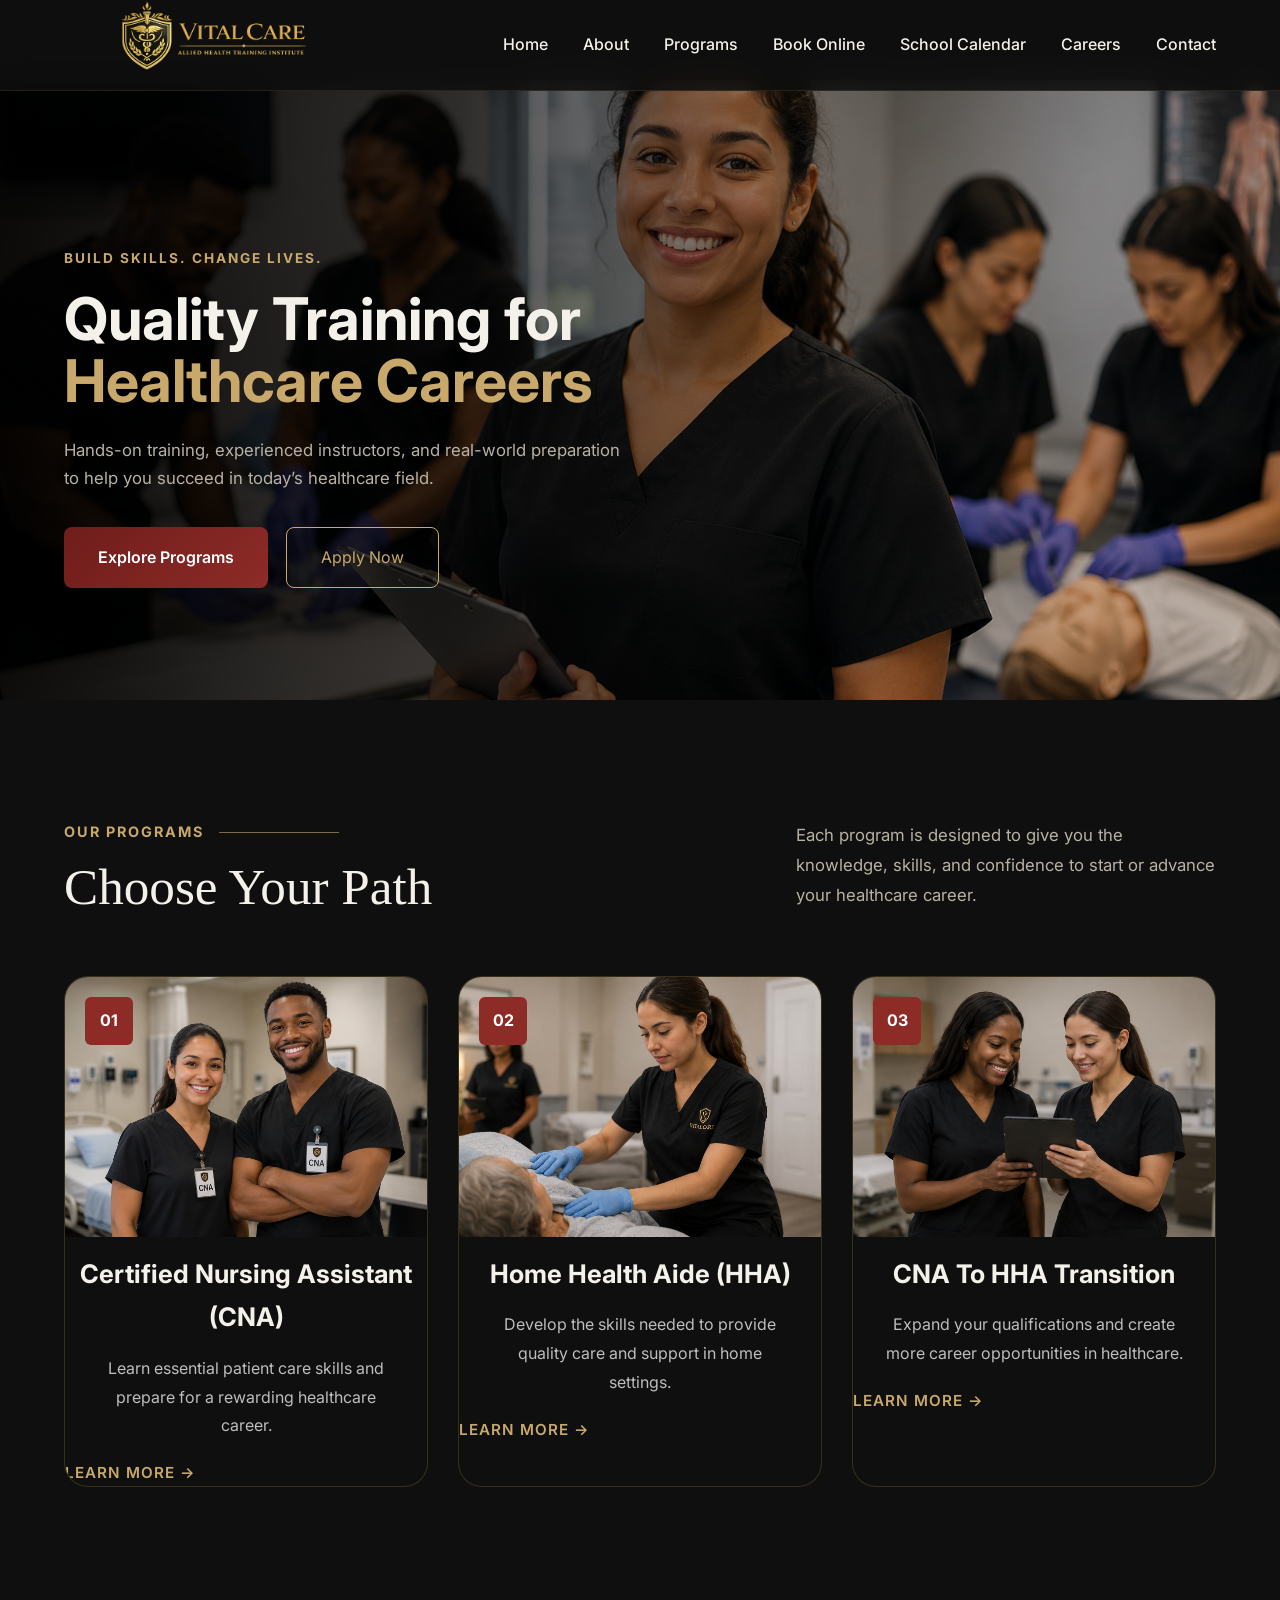
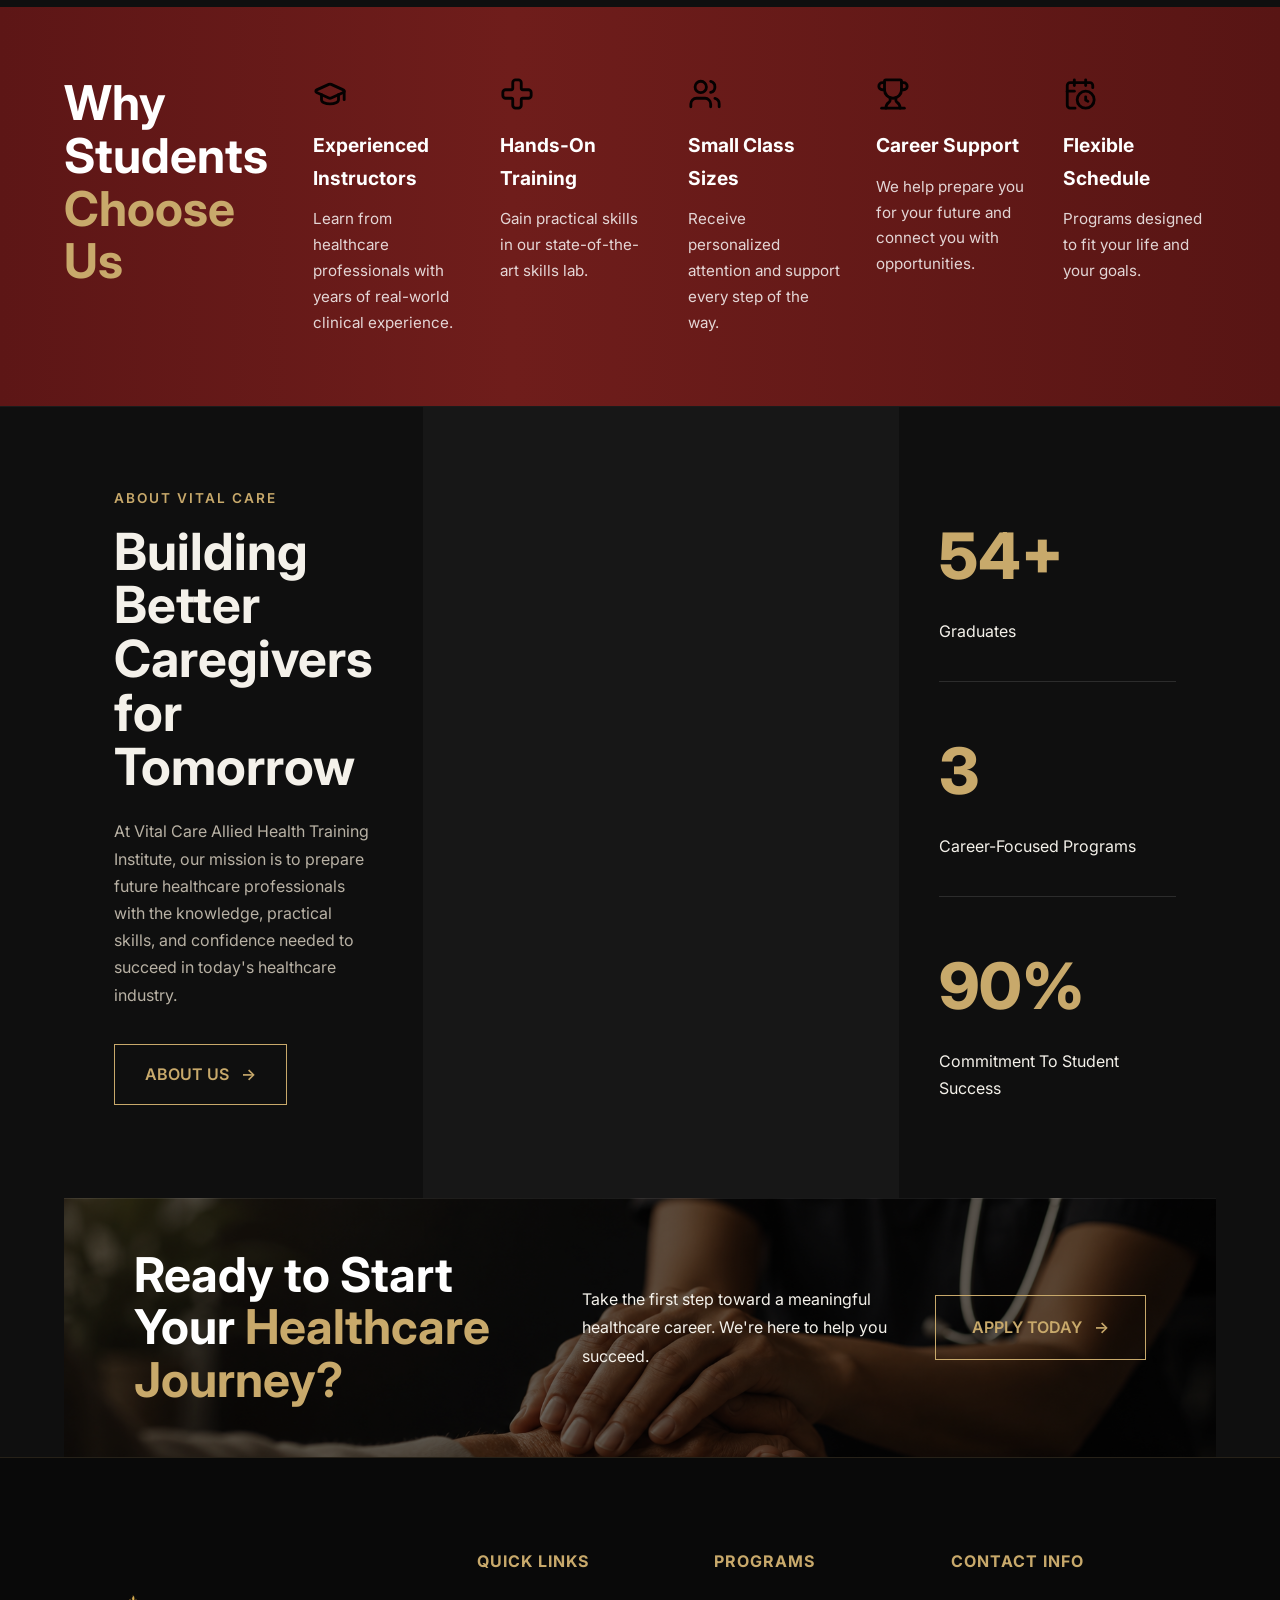
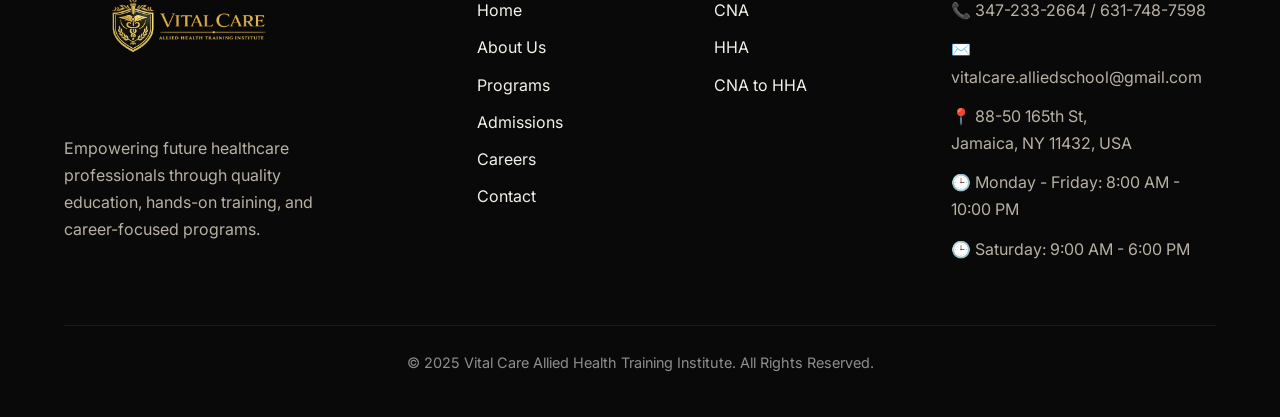
<file: index.html>
<!DOCTYPE html>
<html lang="en">

<head>
    <meta charset="UTF-8">
    <meta name="viewport" content="width=device-width, initial-scale=1.0">

    <title>Vital Care Allied Health Training Institute</title>
    <link rel="icon" type="image/png" href="images/faviconvital.png">
<link rel="apple-touch-icon" href="images/faviconvital.png">

    <meta name="description"
        content="Healthcare training programs including CNA, HHA, and CNA to HHA transition courses.">

    <link rel="stylesheet" href="css/style.css">

    <link rel="preconnect" href="https://fonts.googleapis.com">
    <link rel="preconnect" href="https://fonts.gstatic.com" crossorigin>

    <link
        href="https://fonts.googleapis.com/css2?family=Inter:wght@300;400;500;600;700;800;900&display=swap"
        rel="stylesheet">
</head>

<body>

    <!-- HEADER -->
    <div id="header"></div>

    <main>

        <!-- HERO -->

        <section class="hero">

    <div class="hero-content">

        <div class="hero-text">

            <span class="hero-tag">
                BUILD SKILLS. CHANGE LIVES.
            </span>

            <h1>
                Quality Training for
                <span>Healthcare Careers</span>
            </h1>

            <p>
                Hands-on training, experienced instructors, and real-world
                preparation to help you succeed in today’s healthcare field.
            </p>

            <div class="hero-buttons">

                <a href="programs.html" class="btn-primary">
                    Explore Programs
                </a>

               <a href="book-online.html" class="btn-secondary">
    Apply Now
</a>

            </div>

        </div>

    </div>

</section>


 <!-- PROGRAMS -->

        <section class="programs">

    <div class="container">

        <div class="programs-top">

            <div class="programs-left">

                <div class="programs-label">
                    <span>OUR PROGRAMS</span>
                    <div class="line"></div>
                   
                </div>

                <h2>Choose Your Path</h2>

            </div>

            <div class="programs-right">

                <p>
                    Each program is designed to give you the knowledge,
                    skills, and confidence to start or advance your
                    healthcare career.
                </p>

            </div>

        </div>

        <div class="program-grid">

            <!-- tes cards -->
            <div class="program-card">

                        <img src="images/cna.PNG" alt="CNA Program">
                  <div class="program-number">01</div>

                        <h3>
                            Certified Nursing Assistant (CNA)
                        </h3>
               

                        <p>
                            Learn essential patient care skills and prepare for
                            a rewarding healthcare career.
                        </p>
                <a href="programs.html" class="learn-more">
    Learn More →
</a>

                    </div>

                    <div class="program-card">

                        <img src="images/hha.PNG" alt="HHA Program">
                        <div class="program-number">02</div>

                        <h3>
                            Home Health Aide (HHA)
                        </h3>

                        <p>
                            Develop the skills needed to provide quality care
                            and support in home settings.
                        </p>
                        <a href="programs.html" class="learn-more">
    Learn More →
</a>

                    </div>

                    <div class="program-card">

                        <img src="images/transition.PNG"
                            alt="CNA To HHA Program">
                        <div class="program-number">03</div>

                        <h3>
                            CNA To HHA Transition
                        </h3>

                        <p>
                            Expand your qualifications and create more career
                            opportunities in healthcare.
                        </p>
                        <a href="programs.html" class="learn-more">
    Learn More →
</a>

                    </div>

        </div>

    </div>

</section>


        
        <!-- WHY CHOOSE US -->

     <section class="why-us">

    <div class="container">

        <div class="why-wrapper">

            <div class="why-intro">

                <h2>
                    Why Students<br>
                    <span>Choose Us</span>
                </h2>

            </div>

            <div class="why-item">

                <div class="why-icon">
                    <img src="images/graduation-cap.svg" alt="">
                </div>

                <h3>Experienced Instructors</h3>

                <p>
                    Learn from healthcare professionals with years of real-world clinical experience.
                </p>

            </div>

            <div class="why-item">

                <div class="why-icon">
                    <img src="images/cross.svg" alt="">
                </div>

                <h3>Hands-On Training</h3>

                <p>
                    Gain practical skills in our state-of-the-art skills lab.
                </p>

            </div>

            <div class="why-item">

                <div class="why-icon">
                    <img src="images/users.svg" alt="">
                </div>

                <h3>Small Class Sizes</h3>

                <p>
                    Receive personalized attention and support every step of the way.
                </p>

            </div>

            <div class="why-item">

                <div class="why-icon">
                    <img src="images/trophy.svg" alt="">
                </div>

                <h3>Career Support</h3>

                <p>
                    We help prepare you for your future and connect you with opportunities.
                </p>

            </div>

            <div class="why-item">

                <div class="why-icon">
                    <img src="images/calendar-clock.svg" alt="">
                </div>

                <h3>Flexible Schedule</h3>

                <p>
                    Programs designed to fit your life and your goals.
                </p>

            </div>

        </div>

    </div>

</section>
       


        <!-- ABOUT PREVIEW -->

    <section class="about-section">

    <div class="container">

        <div class="about-grid">

            <div class="about-content">

                <span class="section-tag">ABOUT VITAL CARE</span>

                <h2>
                    Building Better
                    Caregivers
                    for Tomorrow
                </h2>

                <p>
                    At Vital Care Allied Health Training Institute, our mission
                    is to prepare future healthcare professionals with the
                    knowledge, practical skills, and confidence needed to
                    succeed in today's healthcare industry.
                </p>

                <a href="about.html" class="about-btn">
                    ABOUT US
                    <span>→</span>
                </a>

            </div>

            <div class="about-map">

    <iframe
        src="https://www.google.com/maps?q=88-50%20165th%20St%2C%20Jamaica%2C%20NY%2011432%2C%20USA&z=15&output=embed"
        title="Vital Care Allied Health Training Institute location"
        loading="lazy"
        allowfullscreen
        referrerpolicy="no-referrer-when-downgrade">
    </iframe>

</div>
            <div class="about-stats">

                <div class="stat-item">
                   <div class="stat-number" data-target="60" data-suffix="+">
    0
</div>
                    <div class="stat-text">Graduates</div>
                </div>

                <div class="stat-item">
                   <div class="stat-number" data-target="3">
    0
</div>
                    <div class="stat-text">Career-Focused Programs</div>
                </div>

                <div class="stat-item">
                   <div class="stat-number" data-target="100" data-suffix="%">
    0
</div>
                    <div class="stat-text">Commitment To Student Success</div>
                </div>

            </div>

        </div>

        <div class="journey-banner">

            <div class="journey-content">

                <div class="journey-left">
                    <h2>
                        Ready to Start Your
                        <span>Healthcare Journey?</span>
                    </h2>
                </div>

                <div class="journey-center">
                    <p>
                        Take the first step toward a meaningful healthcare career.
                        We're here to help you succeed.
                    </p>
                </div>

                <div class="journey-right">
                   <a href="book-online.html" class="journey-btn">
    APPLY TODAY
    <span>→</span>
</a>
                </div>

            </div>

        </div>

    </div>

</section>

        <!-- INSTRUCTORS -->

       

        <!-- CTA -->

       
    <!-- FOOTER -->
        </main>
    <div id="footer"></div>

    <script src="js/script.js"></script>

</body>

</html>
</file>
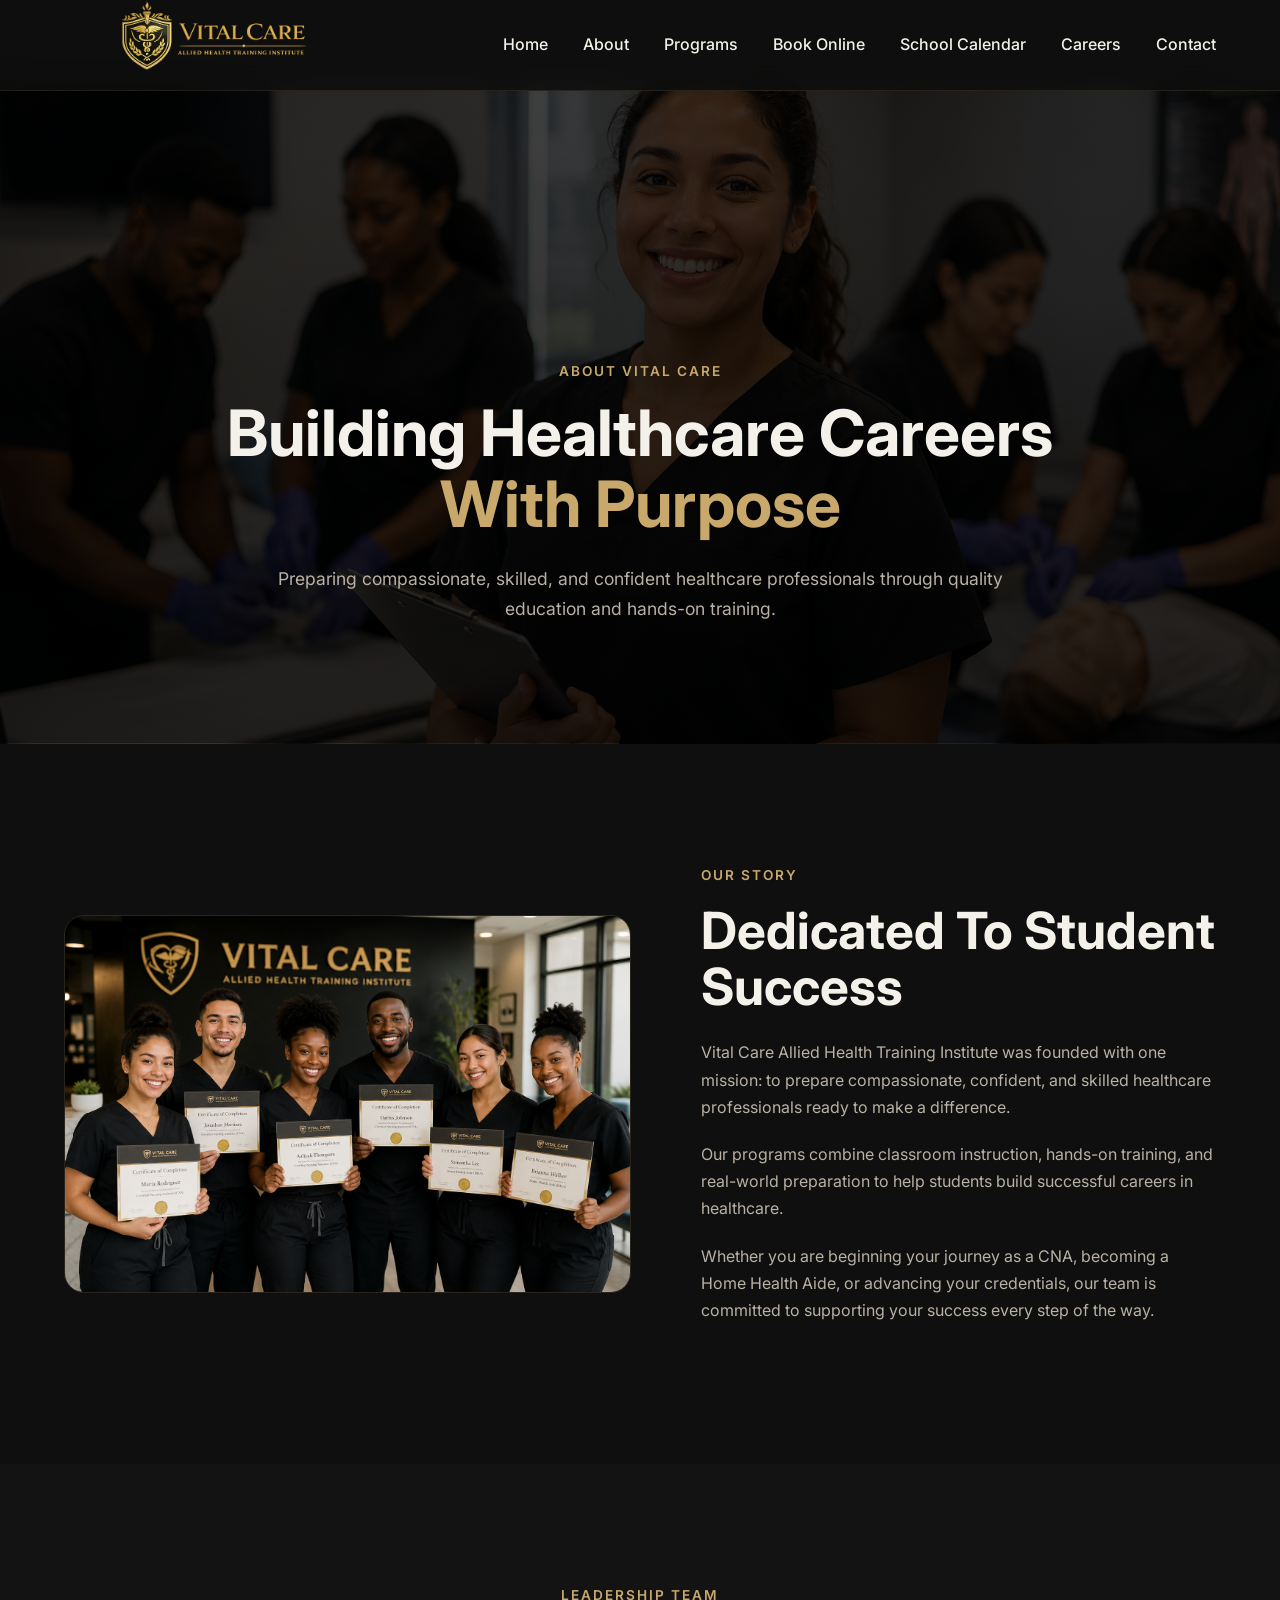
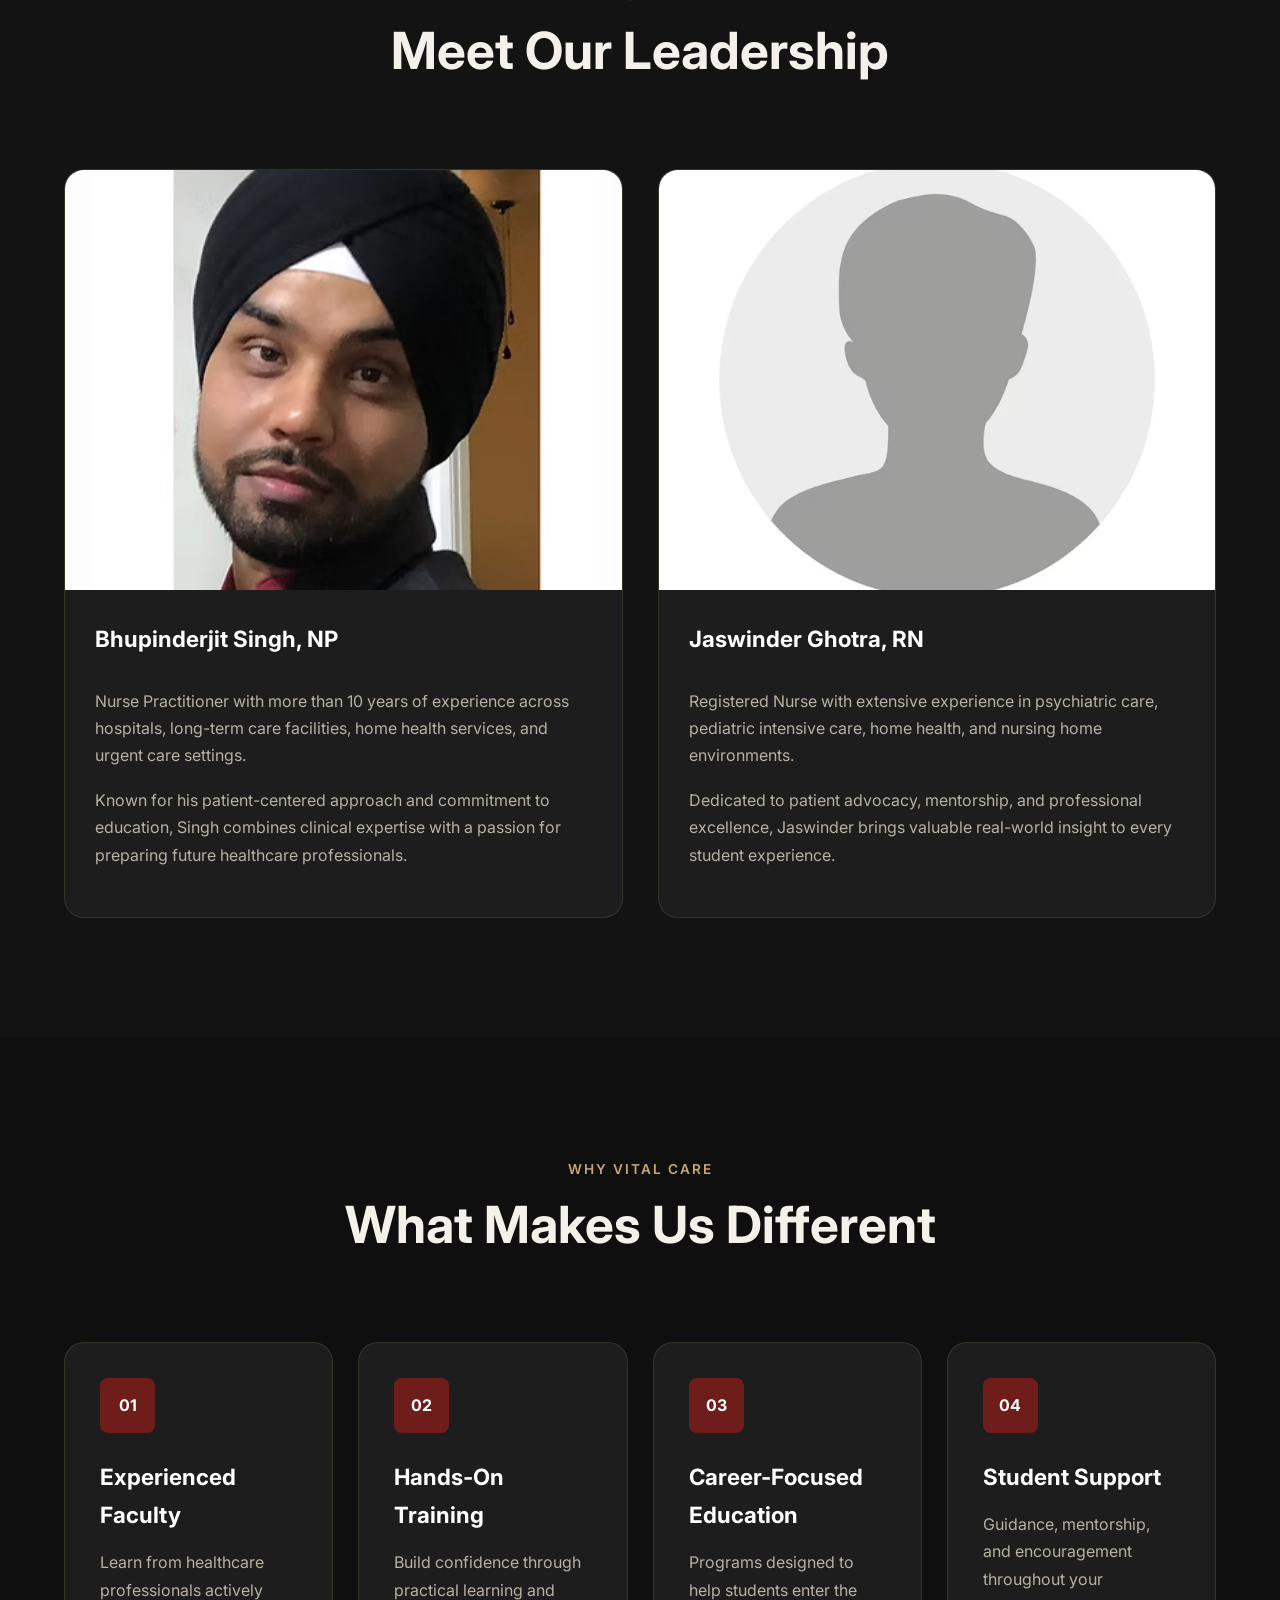
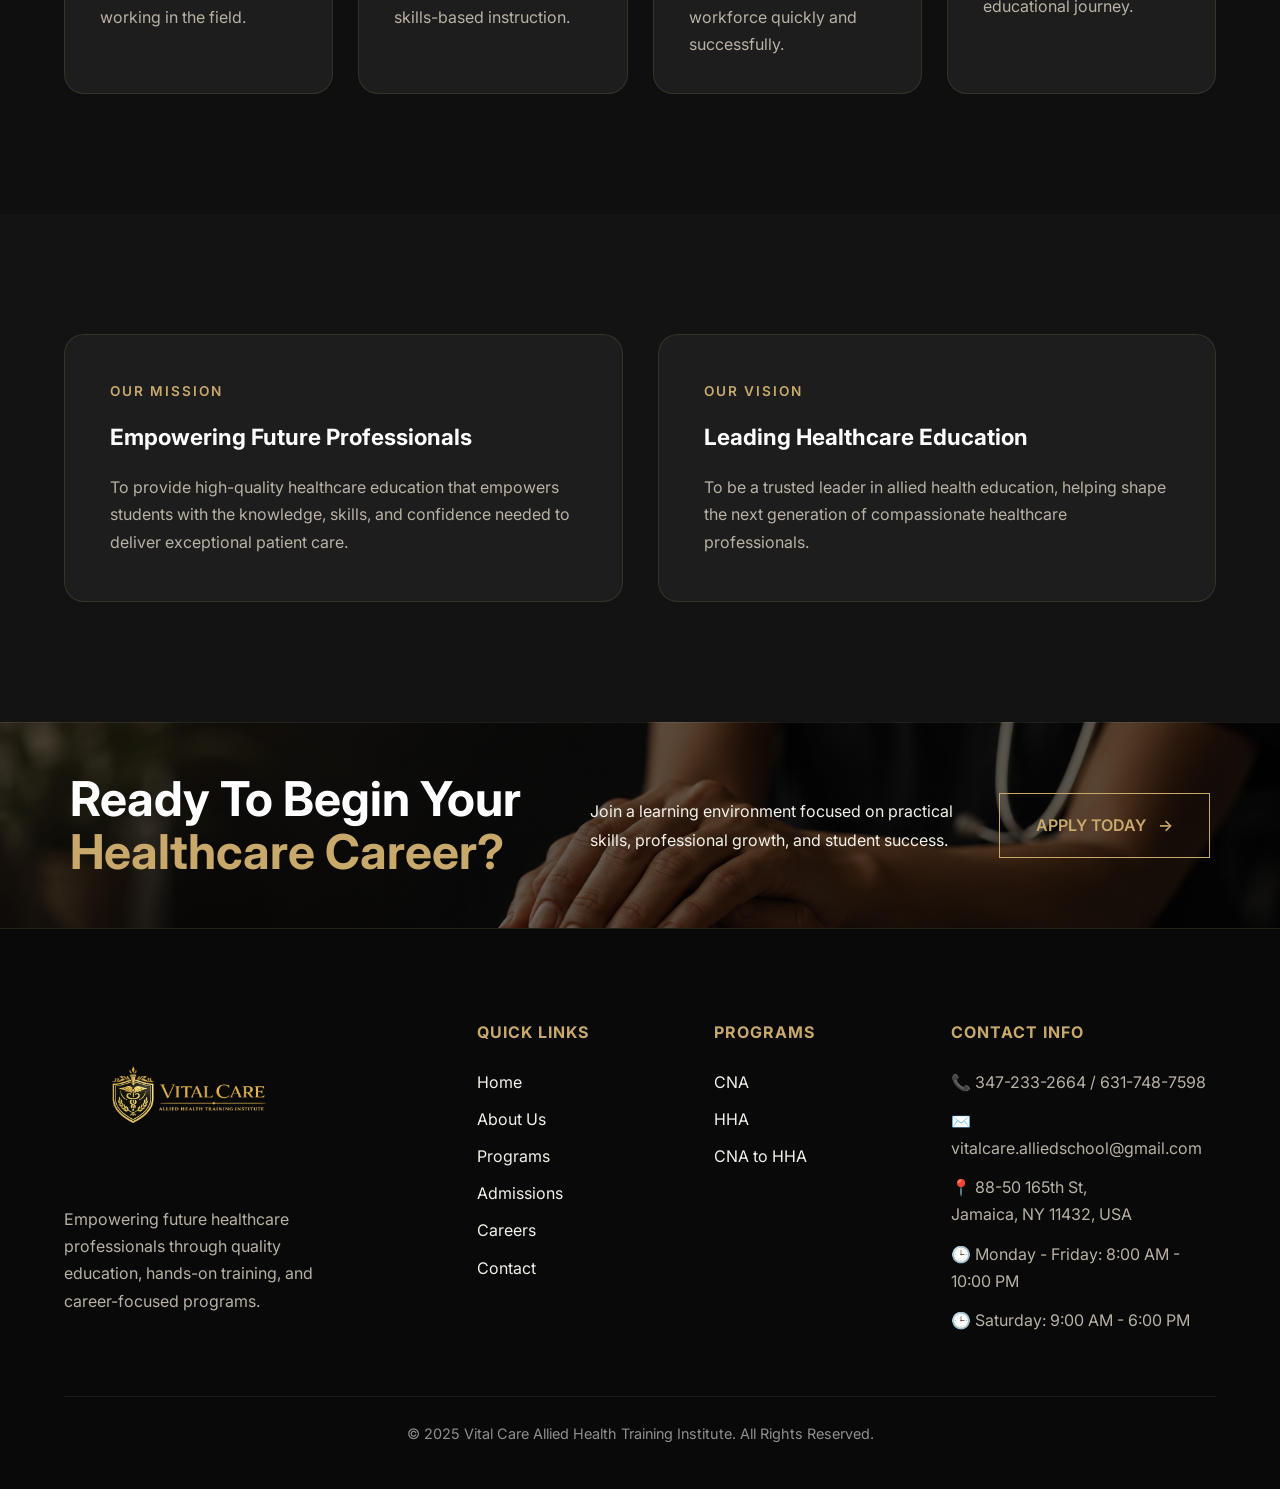
<file: about.html>
<!DOCTYPE html>
<html lang="en">

<head>
    <meta charset="UTF-8">
    <meta name="viewport" content="width=device-width, initial-scale=1.0">

    <title>About Us | Vital Care Allied Health Training Institute</title>

    <link rel="icon" type="image/png" href="images/faviconvital.png">
<link rel="apple-touch-icon" href="images/faviconvital.png">

    <meta name="description"
        content="Learn about Vital Care Allied Health Training Institute, our mission, leadership team, and commitment to preparing future healthcare professionals.">

    <link rel="stylesheet" href="css/style.css">

    <link rel="preconnect" href="https://fonts.googleapis.com">
    <link rel="preconnect" href="https://fonts.gstatic.com" crossorigin>

    <link href="https://fonts.googleapis.com/css2?family=Inter:wght@300;400;500;600;700;800;900&display=swap"
        rel="stylesheet">
</head>

<body>

    <div id="header"></div>

    <main>

        <!-- PAGE HERO -->

        <section class="page-hero">

            <div class="container">

                <span class="section-tag">
                    ABOUT VITAL CARE
                </span>

                <h1>
                    Building Healthcare Careers
                    <span>With Purpose</span>
                </h1>

                <p>
                    Preparing compassionate, skilled, and confident healthcare
                    professionals through quality education and hands-on training.
                </p>

            </div>

        </section>

        <!-- OUR STORY -->

        <section class="about-story">

            <div class="container">

                <div class="story-grid">

                    <div class="story-image">

                        <img src="images/about-team.PNG"
                            alt="Vital Care Leadership Team">

                    </div>

                    <div class="story-content">

                        <span class="section-tag">
                            OUR STORY
                        </span>

                        <h2>
                            Dedicated To Student Success
                        </h2>

                        <p>
                            Vital Care Allied Health Training Institute was
                            founded with one mission: to prepare compassionate,
                            confident, and skilled healthcare professionals
                            ready to make a difference.
                        </p>

                        <p>
                            Our programs combine classroom instruction,
                            hands-on training, and real-world preparation to
                            help students build successful careers in healthcare.
                        </p>

                        <p>
                            Whether you are beginning your journey as a CNA,
                            becoming a Home Health Aide, or advancing your
                            credentials, our team is committed to supporting
                            your success every step of the way.
                        </p>

                    </div>

                </div>

            </div>

        </section>

        <!-- LEADERSHIP -->

        <section class="leadership">

            <div class="container">

                <div class="section-heading">

                    <span class="section-tag">
                        LEADERSHIP TEAM
                    </span>

                    <h2>
                        Meet Our Leadership
                    </h2>

                </div>

                <div class="leader-grid">

                    <div class="leader-card">

                        <img src="images/bhupinder-singh.jpg"
                            alt="Bhupinderjit Singh">

                        <h3>
                            Bhupinderjit Singh, NP
                        </h3>

                        <p>
                            Nurse Practitioner with more than 10 years of
                            experience across hospitals, long-term care
                            facilities, home health services, and urgent
                            care settings.
                        </p>

                        <p>
                            Known for his patient-centered approach and
                            commitment to education, Singh combines clinical
                            expertise with a passion for preparing future
                            healthcare professionals.
                        </p>

                    </div>

                    <div class="leader-card">

                        <img src="images/anonyma.jpg.avif"
                            alt="Jaswinder Ghotra">

                        <h3>
                            Jaswinder Ghotra, RN
                        </h3>

                        <p>
                            Registered Nurse with extensive experience in
                            psychiatric care, pediatric intensive care,
                            home health, and nursing home environments.
                        </p>

                        <p>
                            Dedicated to patient advocacy, mentorship, and
                            professional excellence, Jaswinder brings valuable
                            real-world insight to every student experience.
                        </p>

                    </div>

                </div>

            </div>

        </section>

        <!-- WHAT MAKES US DIFFERENT -->

        <section class="difference-section">

            <div class="container">

                <div class="section-heading">

                    <span class="section-tag">
                        WHY VITAL CARE
                    </span>

                    <h2>
                        What Makes Us Different
                    </h2>

                </div>

                <div class="difference-grid">

                    <div class="difference-card">

                        <div class="difference-number">
                            01
                        </div>

                        <h3>
                            Experienced Faculty
                        </h3>

                        <p>
                            Learn from healthcare professionals actively
                            working in the field.
                        </p>

                    </div>

                    <div class="difference-card">

                        <div class="difference-number">
                            02
                        </div>

                        <h3>
                            Hands-On Training
                        </h3>

                        <p>
                            Build confidence through practical learning
                            and skills-based instruction.
                        </p>

                    </div>

                    <div class="difference-card">

                        <div class="difference-number">
                            03
                        </div>

                        <h3>
                            Career-Focused Education
                        </h3>

                        <p>
                            Programs designed to help students enter the
                            workforce quickly and successfully.
                        </p>

                    </div>

                    <div class="difference-card">

                        <div class="difference-number">
                            04
                        </div>

                        <h3>
                            Student Support
                        </h3>

                        <p>
                            Guidance, mentorship, and encouragement
                            throughout your educational journey.
                        </p>

                    </div>

                </div>

            </div>

        </section>

        <!-- MISSION & VISION -->

        <section class="mission-vision">

            <div class="container">

                <div class="mission-grid">

                    <div class="mission-card">

                        <span class="section-tag">
                            OUR MISSION
                        </span>

                        <h3>
                            Empowering Future Professionals
                        </h3>

                        <p>
                            To provide high-quality healthcare education
                            that empowers students with the knowledge,
                            skills, and confidence needed to deliver
                            exceptional patient care.
                        </p>

                    </div>

                    <div class="mission-card">

                        <span class="section-tag">
                            OUR VISION
                        </span>

                        <h3>
                            Leading Healthcare Education
                        </h3>

                        <p>
                            To be a trusted leader in allied health
                            education, helping shape the next generation
                            of compassionate healthcare professionals.
                        </p>

                    </div>

                </div>

            </div>

        </section>

        <!-- CTA -->

        <section class="journey-banner">

            <div class="journey-content">

                <div class="journey-left">

                    <h2>
                        Ready To Begin Your
                        <span>Healthcare Career?</span>
                    </h2>

                </div>

                <div class="journey-center">

                    <p>
                        Join a learning environment focused on practical
                        skills, professional growth, and student success.
                    </p>

                </div>

                <div class="journey-right">

                    <a href="book-online.html" class="journey-btn">

                        APPLY TODAY

                        <span>→</span>

                    </a>

                </div>

            </div>

        </section>

    </main>

    <div id="footer"></div>

    <script src="js/script.js"></script>

</body>

</html>
</file>
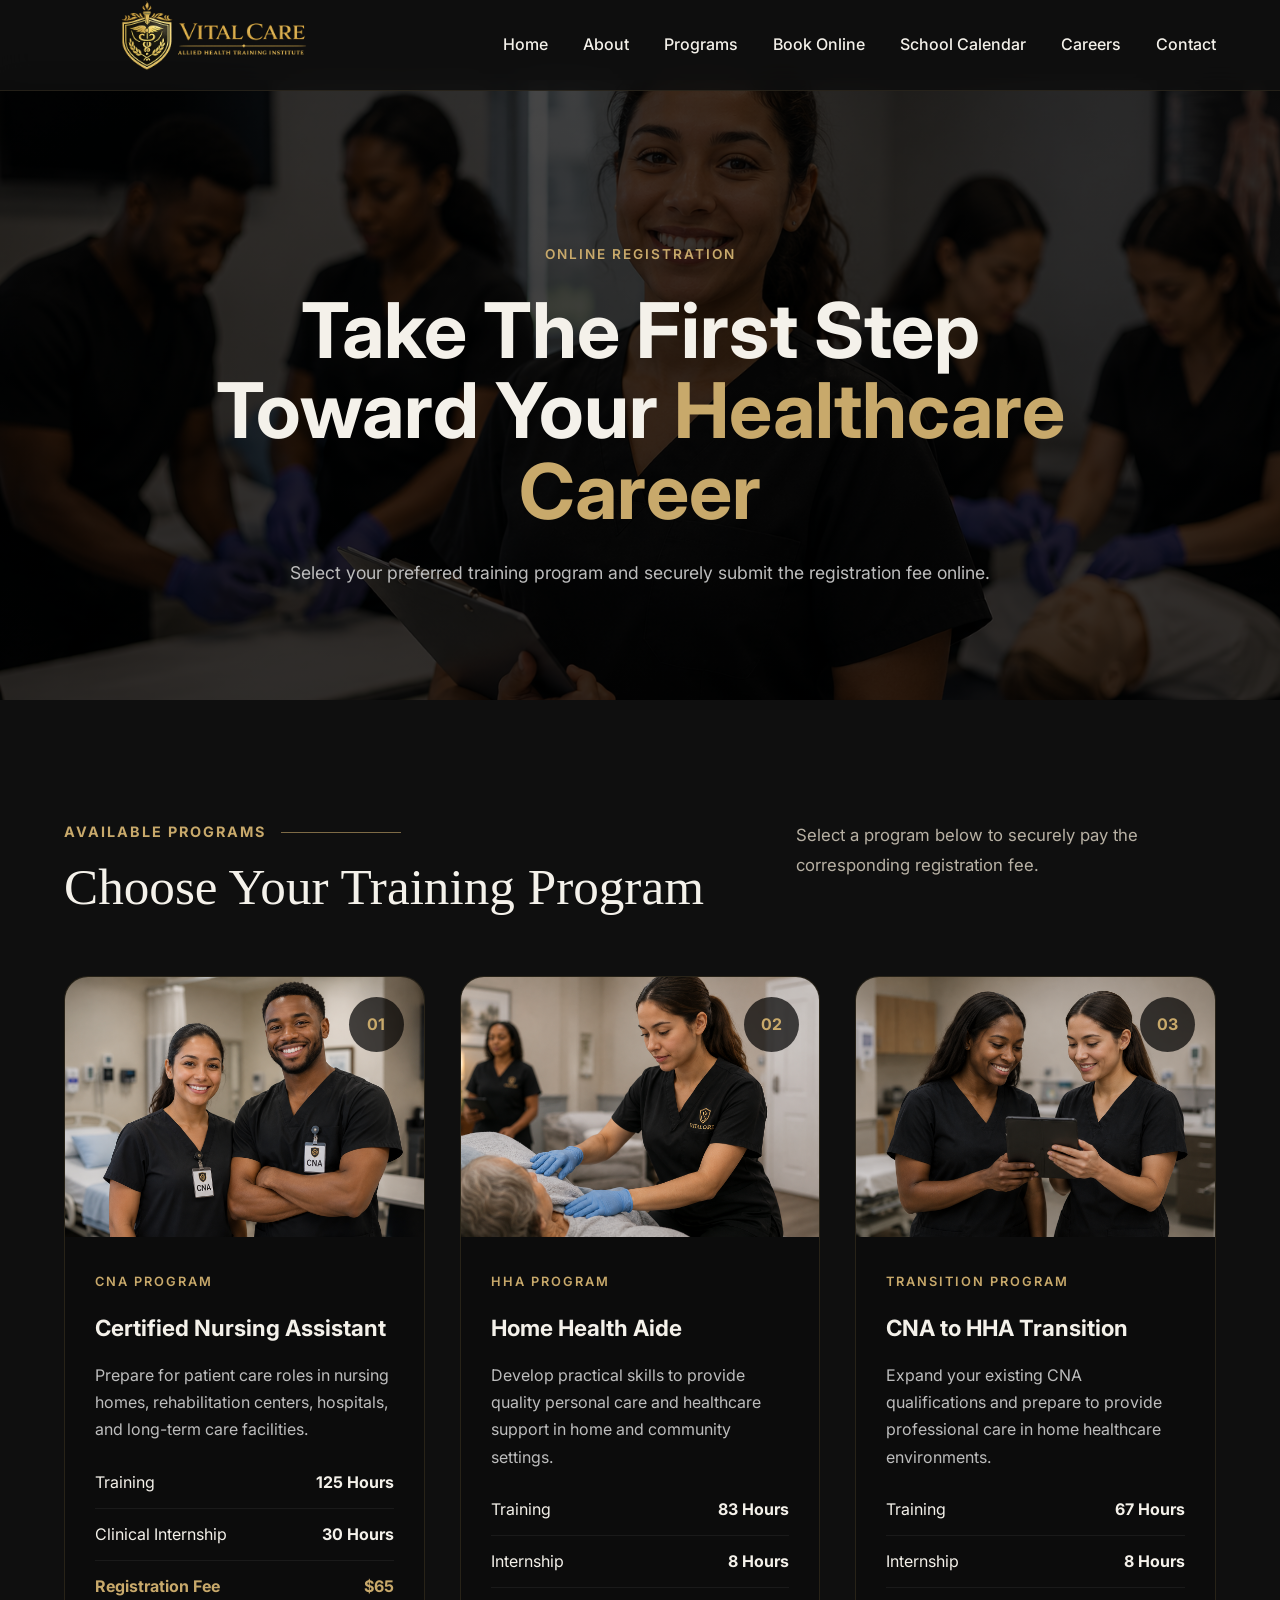
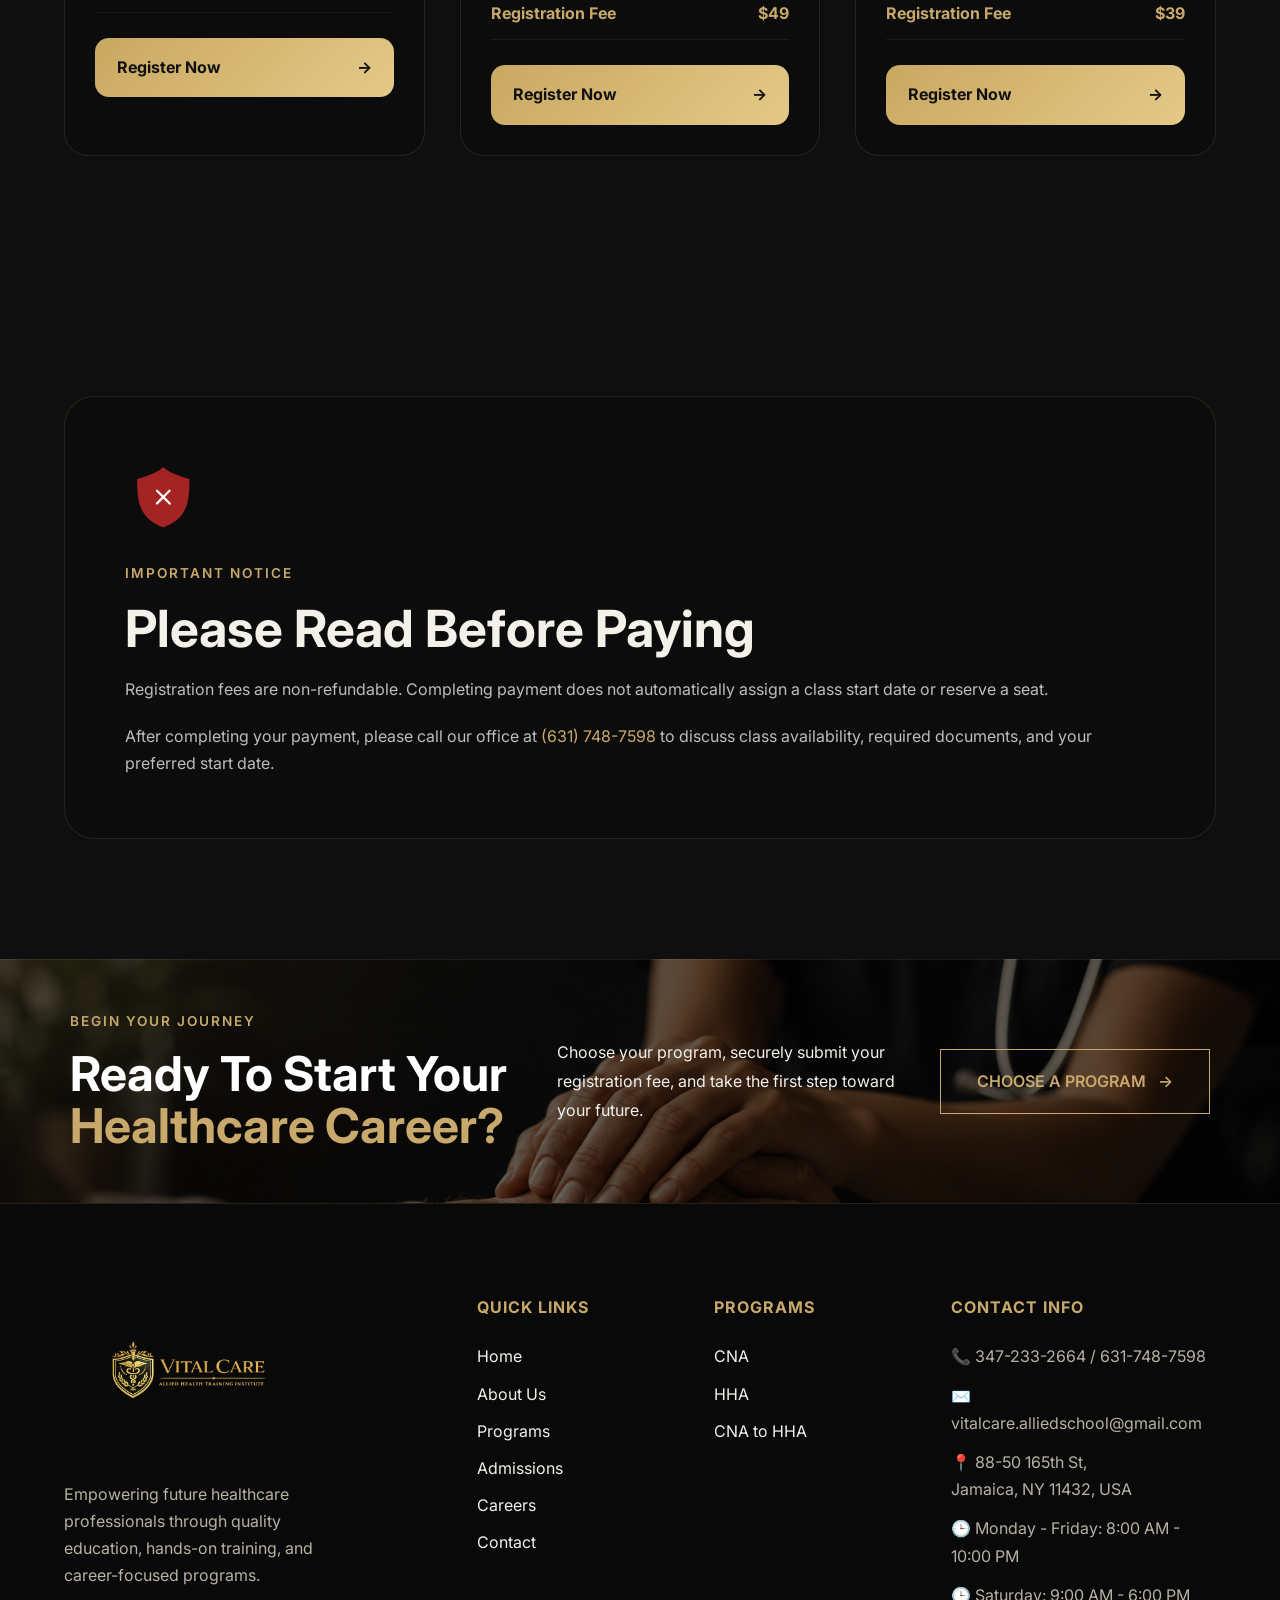
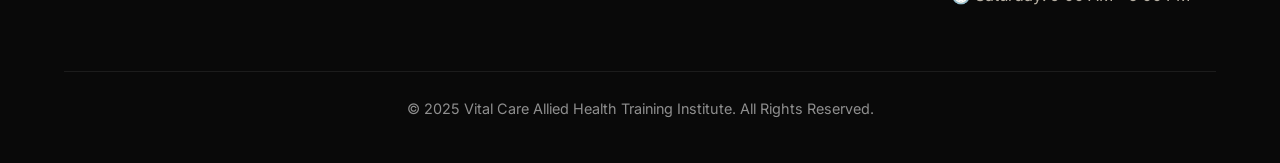
<file: book-online.html>
<!DOCTYPE html>
<html lang="en">

<head>

    <meta charset="UTF-8">

    <meta name="viewport"
        content="width=device-width, initial-scale=1.0">

    <title>
        Apply Online | Vital Care Allied Health Training Institute
    </title>

    <link rel="icon" type="image/png" href="images/faviconvital.png">
<link rel="apple-touch-icon" href="images/faviconvital.png">

    <meta name="description"
        content="Choose your Vital Care healthcare training program and securely pay your registration fee online through Stripe.">

    <link rel="stylesheet" href="css/style.css">

    <link rel="preconnect"
        href="https://fonts.googleapis.com">

    <link rel="preconnect"
        href="https://fonts.gstatic.com"
        crossorigin>

    <link
        href="https://fonts.googleapis.com/css2?family=Inter:wght@300;400;500;600;700;800;900&display=swap"
        rel="stylesheet">

</head>

<body>

    <!-- HEADER -->

    <div id="header"></div>

    <main>

        <!-- ===================================
             APPLY HERO
        ==================================== -->

        <section class="apply-hero">

            <div class="container">

                <div class="apply-hero-content">

                    <span class="section-tag">
                        ONLINE REGISTRATION
                    </span>

                    <h1>
                        Take The First Step Toward Your
                        <span>Healthcare Career</span>
                    </h1>

                    <p>
                        Select your preferred training program and securely
                        submit the registration fee online.
                    </p>

                  

                </div>

            </div>

        </section>

        <!-- ===================================
             ENROLLMENT STEPS
        ==================================== -->

        
        <!-- ===================================
             CHOOSE PROGRAM
        ==================================== -->

        <section class="payment-programs"
            id="choose-program">

            <div class="container">

                <div class="programs-top">

                    <div class="programs-left">

                        <div class="programs-label">

                            <span>
                                AVAILABLE PROGRAMS
                            </span>

                            <div class="line"></div>

                        </div>

                        <h2>
                            Choose Your Training Program
                        </h2>

                    </div>

                    <div class="programs-right">

                        <p>
                            Select a program below to securely pay the
                            corresponding registration fee.
                        </p>

                    </div>

                </div>

                <div class="payment-program-grid">

                    <!-- ===================================
                         CNA PROGRAM
                    ==================================== -->

                    <article class="payment-program-card">

                        <div class="payment-program-image">

                            <img
                                src="images/cna.PNG"
                                alt="Certified Nursing Assistant program">

                            <div class="payment-program-number">
                                01
                            </div>

                        </div>

                        <div class="payment-program-content">

                            <span class="program-badge">
                                CNA PROGRAM
                            </span>

                            <h3>
                                Certified Nursing Assistant
                            </h3>

                            <p>
                                Prepare for patient care roles in nursing
                                homes, rehabilitation centers, hospitals,
                                and long-term care facilities.
                            </p>

                            <div class="payment-program-details">

                                <div class="payment-detail-row">

                                    <span>
                                        Training
                                    </span>

                                    <strong>
                                        125 Hours
                                    </strong>

                                </div>

                                <div class="payment-detail-row">

                                    <span>
                                        Clinical Internship
                                    </span>

                                    <strong>
                                        30 Hours
                                    </strong>

                                </div>

                                <div class="payment-detail-row fee-highlight">

                                    <span>
                                        Registration Fee
                                    </span>

                                    <strong>
                                        $65
                                    </strong>

                                </div>

                            </div>

                            <!-- Replace the href with the CNA Stripe Payment Link -->

                             <a
    href="registration.html?program=cna"
    class="stripe-payment-btn">

    Register Now

    <span>→</span>

</a>

                        </div>

                    </article>

                    <!-- ===================================
                         HHA PROGRAM
                    ==================================== -->

                    <article class="payment-program-card">

                        <div class="payment-program-image">

                            <img
                                src="images/hha.PNG"
                                alt="Home Health Aide program">

                            <div class="payment-program-number">
                                02
                            </div>

                        </div>

                        <div class="payment-program-content">

                            <span class="program-badge">
                                HHA PROGRAM
                            </span>

                            <h3>
                                Home Health Aide
                            </h3>

                            <p>
                                Develop practical skills to provide quality
                                personal care and healthcare support in home
                                and community settings.
                            </p>

                            <div class="payment-program-details">

                                <div class="payment-detail-row">

                                    <span>
                                        Training
                                    </span>

                                    <strong>
                                        83 Hours
                                    </strong>

                                </div>

                                <div class="payment-detail-row">

                                    <span>
                                        Internship
                                    </span>

                                    <strong>
                                        8 Hours
                                    </strong>

                                </div>

                                <div class="payment-detail-row fee-highlight">

                                    <span>
                                        Registration Fee
                                    </span>

                                    <strong>
                                        $49
                                    </strong>

                                </div>

                            </div>

                            <!-- Replace the href with the HHA Stripe Payment Link -->

                           <a
    href="registration.html?program=hha"
    class="stripe-payment-btn">

    Register Now

    <span>→</span>

</a>

                        </div>

                    </article>

                    <!-- ===================================
                         CNA TO HHA TRANSITION
                    ==================================== -->

                    <article class="payment-program-card">

                        <div class="payment-program-image">

                            <img
                                src="images/transition.PNG"
                                alt="CNA to HHA Transition program">

                            <div class="payment-program-number">
                                03
                            </div>

                        </div>

                        <div class="payment-program-content">

                            <span class="program-badge">
                                TRANSITION PROGRAM
                            </span>

                            <h3>
                                CNA to HHA Transition
                            </h3>

                            <p>
                                Expand your existing CNA qualifications and
                                prepare to provide professional care in home
                                healthcare environments.
                            </p>

                            <div class="payment-program-details">

                                <div class="payment-detail-row">

                                    <span>
                                        Training
                                    </span>

                                    <strong>
                                        67 Hours
                                    </strong>

                                </div>

                                <div class="payment-detail-row">

                                    <span>
                                        Internship
                                    </span>

                                    <strong>
                                        8 Hours
                                    </strong>

                                </div>

                                <div class="payment-detail-row fee-highlight">

                                    <span>
                                        Registration Fee
                                    </span>

                                    <strong>
                                        $39
                                    </strong>

                                </div>

                            </div>

                            <!-- Replace the href with the Transition Stripe Payment Link -->

                         <a
    href="registration.html?program=transition"
    class="stripe-payment-btn">

    Register Now

    <span>→</span>

</a>

                        </div>

                    </article>

                </div>

            </div>

        </section>

        <!-- ===================================
             IMPORTANT PAYMENT NOTICE
        ==================================== -->

        <section class="payment-notice-section">

            <div class="container">

                <div class="payment-notice">

                    <div class="payment-notice-icon">

                        <img
                            src="images/shield xmark.svg"
                            alt="Secure payment">

                    </div>

                    <div class="payment-notice-content">

                        <span class="section-tag">
                            IMPORTANT NOTICE
                        </span>

                        <h2>
                            Please Read Before Paying
                        </h2>

                        <p>
                            Registration fees are non-refundable. Completing
                            payment does not automatically assign a class
                            start date or reserve a seat.
                        </p>

                        <p>
                            After completing your payment, please call our
                            office at
                            <a href="tel:+16317487598">
                                (631) 748-7598
                            </a>
                            to discuss class availability, required documents,
                            and your preferred start date.
                        </p>

                    </div>

                </div>

            </div>

        </section>

        <!-- ===================================
             CONTACT SUPPORT
        ==================================== -->

       

        <!-- ===================================
             FINAL CTA
        ==================================== -->

        <section class="journey-banner">

            <div class="journey-content">

                <div class="journey-left">

                    <span class="section-tag">
                        BEGIN YOUR JOURNEY
                    </span>

                    <h2>
                        Ready To Start Your
                        <span>Healthcare Career?</span>
                    </h2>

                </div>

                <div class="journey-center">

                    <p>
                        Choose your program, securely submit your registration
                        fee, and take the first step toward your future.
                    </p>

                </div>

                <div class="journey-right">

                    <a
                        href="#choose-program"
                        class="journey-btn">

                        CHOOSE A PROGRAM

                        <span>→</span>

                    </a>

                </div>

            </div>

        </section>

    </main>

    <!-- FOOTER -->

    <div id="footer"></div>

    <script src="js/script.js"></script>

</body>

</html>
</file>
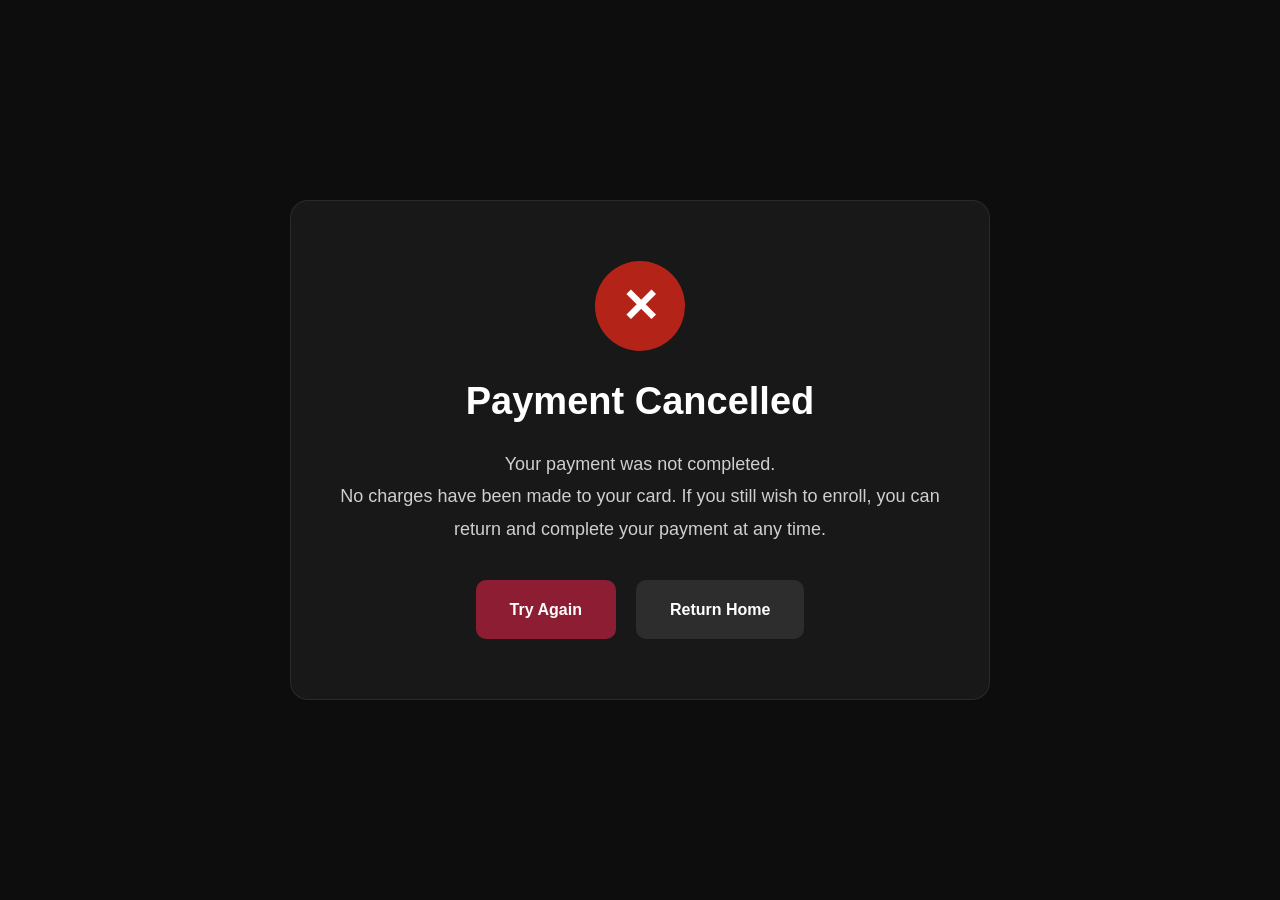
<file: cancel.html>
<!DOCTYPE html>
<html lang="en">

<head>

    <meta charset="UTF-8">

    <meta name="viewport" content="width=device-width, initial-scale=1.0">

    <title>Payment Cancelled | Vital Care Allied Health Training Institute</title>

    <link rel="icon" type="image/png" href="images/faviconvital.png">
<link rel="apple-touch-icon" href="images/faviconvital.png">

    <link rel="stylesheet" href="css/style.css">

    <style>

        body{

            margin:0;
            font-family:Arial,Helvetica,sans-serif;
            background:#0d0d0d;
            color:white;
            display:flex;
            justify-content:center;
            align-items:center;
            min-height:100vh;

        }

        .cancel-box{

            width:90%;
            max-width:700px;
            background:#181818;
            border:1px solid rgba(255,255,255,.08);
            border-radius:18px;
            padding:60px 40px;
            text-align:center;

        }

        .icon{

            width:90px;
            height:90px;
            margin:auto;
            border-radius:50%;
            background:#b42318;
            display:flex;
            align-items:center;
            justify-content:center;
            font-size:46px;
            font-weight:bold;

        }

        h1{

            margin-top:30px;
            font-size:38px;

        }

        p{

            color:#cfcfcf;
            font-size:18px;
            line-height:1.8;

        }

        .buttons{

            margin-top:35px;
            display:flex;
            justify-content:center;
            gap:20px;
            flex-wrap:wrap;

        }

        .btn{

            display:inline-block;
            padding:16px 34px;
            text-decoration:none;
            border-radius:10px;
            font-weight:bold;
            transition:.3s;

        }

        .retry{

            background:#8d1d32;
            color:white;

        }

        .retry:hover{

            background:#a9233c;

        }

        .home{

            background:#2d2d2d;
            color:white;

        }

        .home:hover{

            background:#404040;

        }

    </style>

</head>

<body>

<div class="cancel-box">

<div class="icon">

✕

</div>

<h1>

Payment Cancelled

</h1>

<p>

Your payment was not completed.

</p>

<p>

No charges have been made to your card. If you still wish to enroll, you can return and complete your payment at any time.

</p>

<div class="buttons">

<a href="book-online.html" class="btn retry">

Try Again

</a>

<a href="index.html" class="btn home">

Return Home

</a>

</div>

</div>

</body>

</html>
</file>
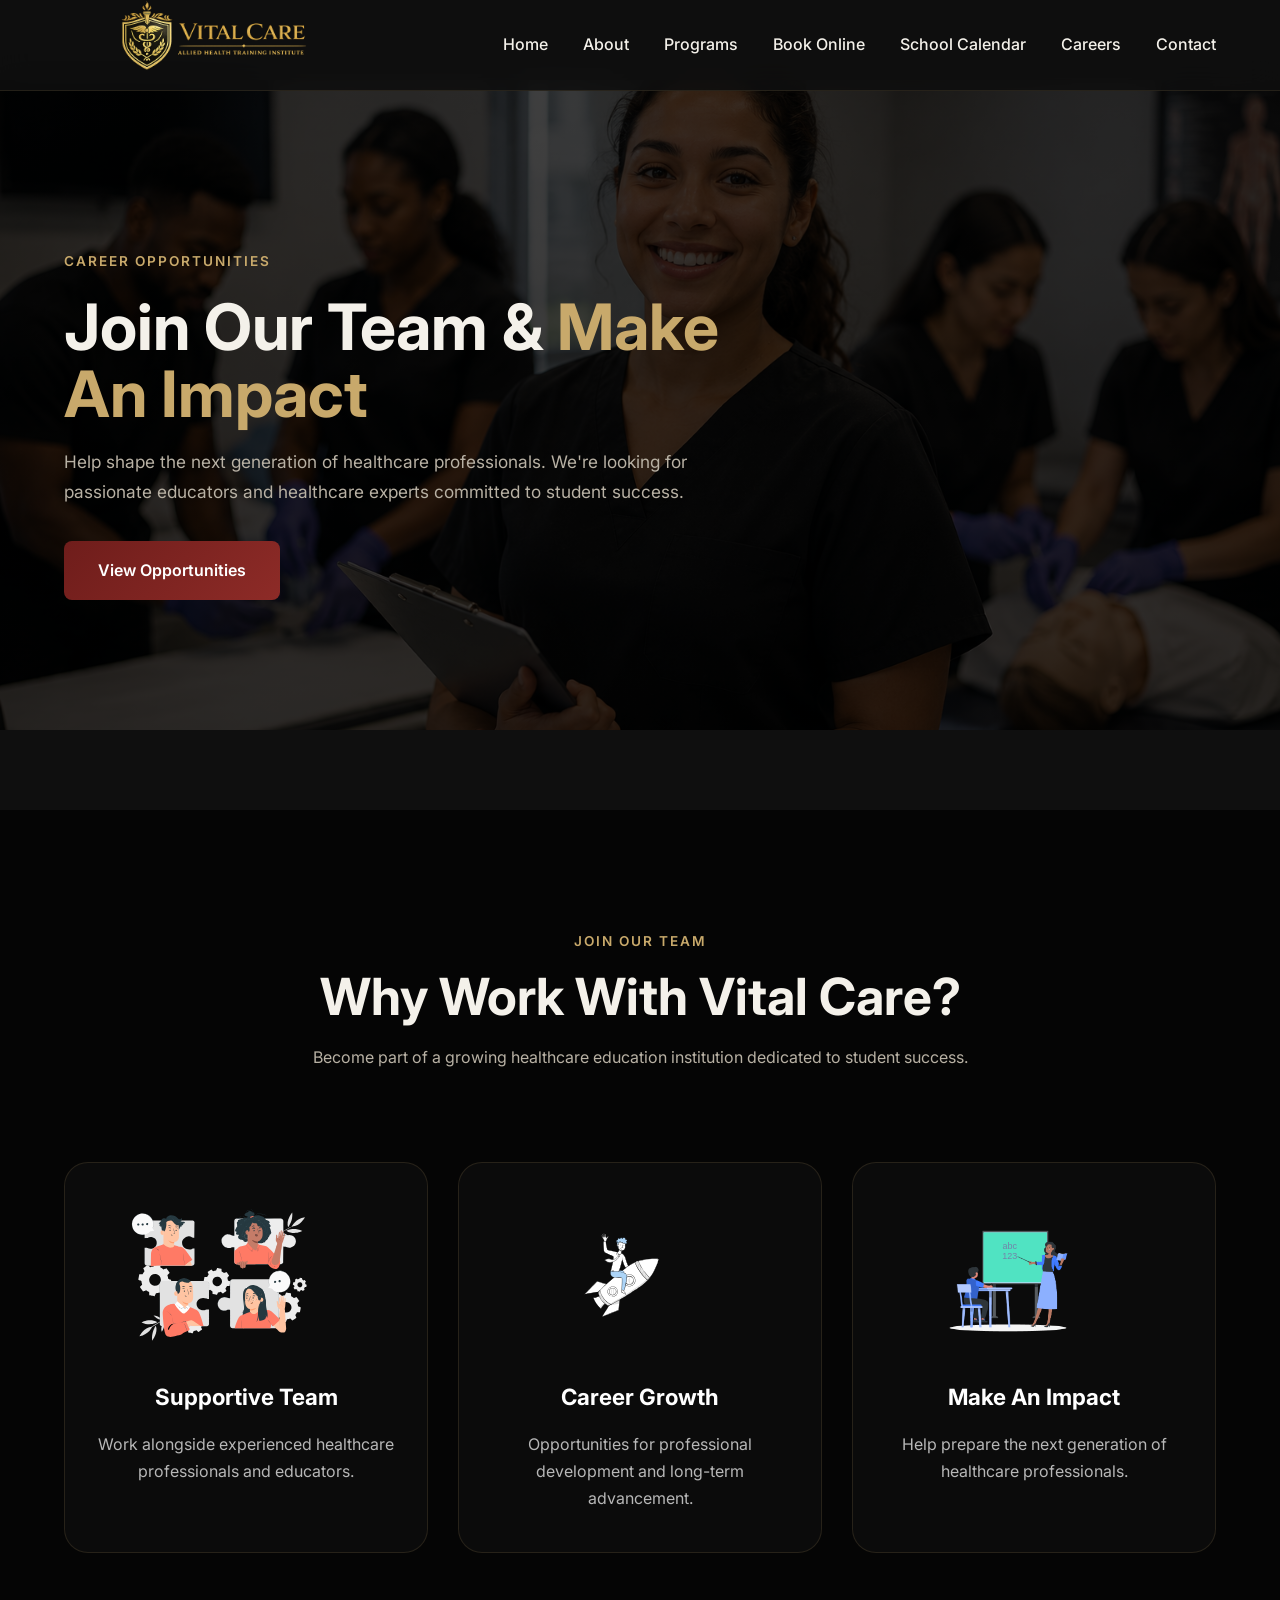
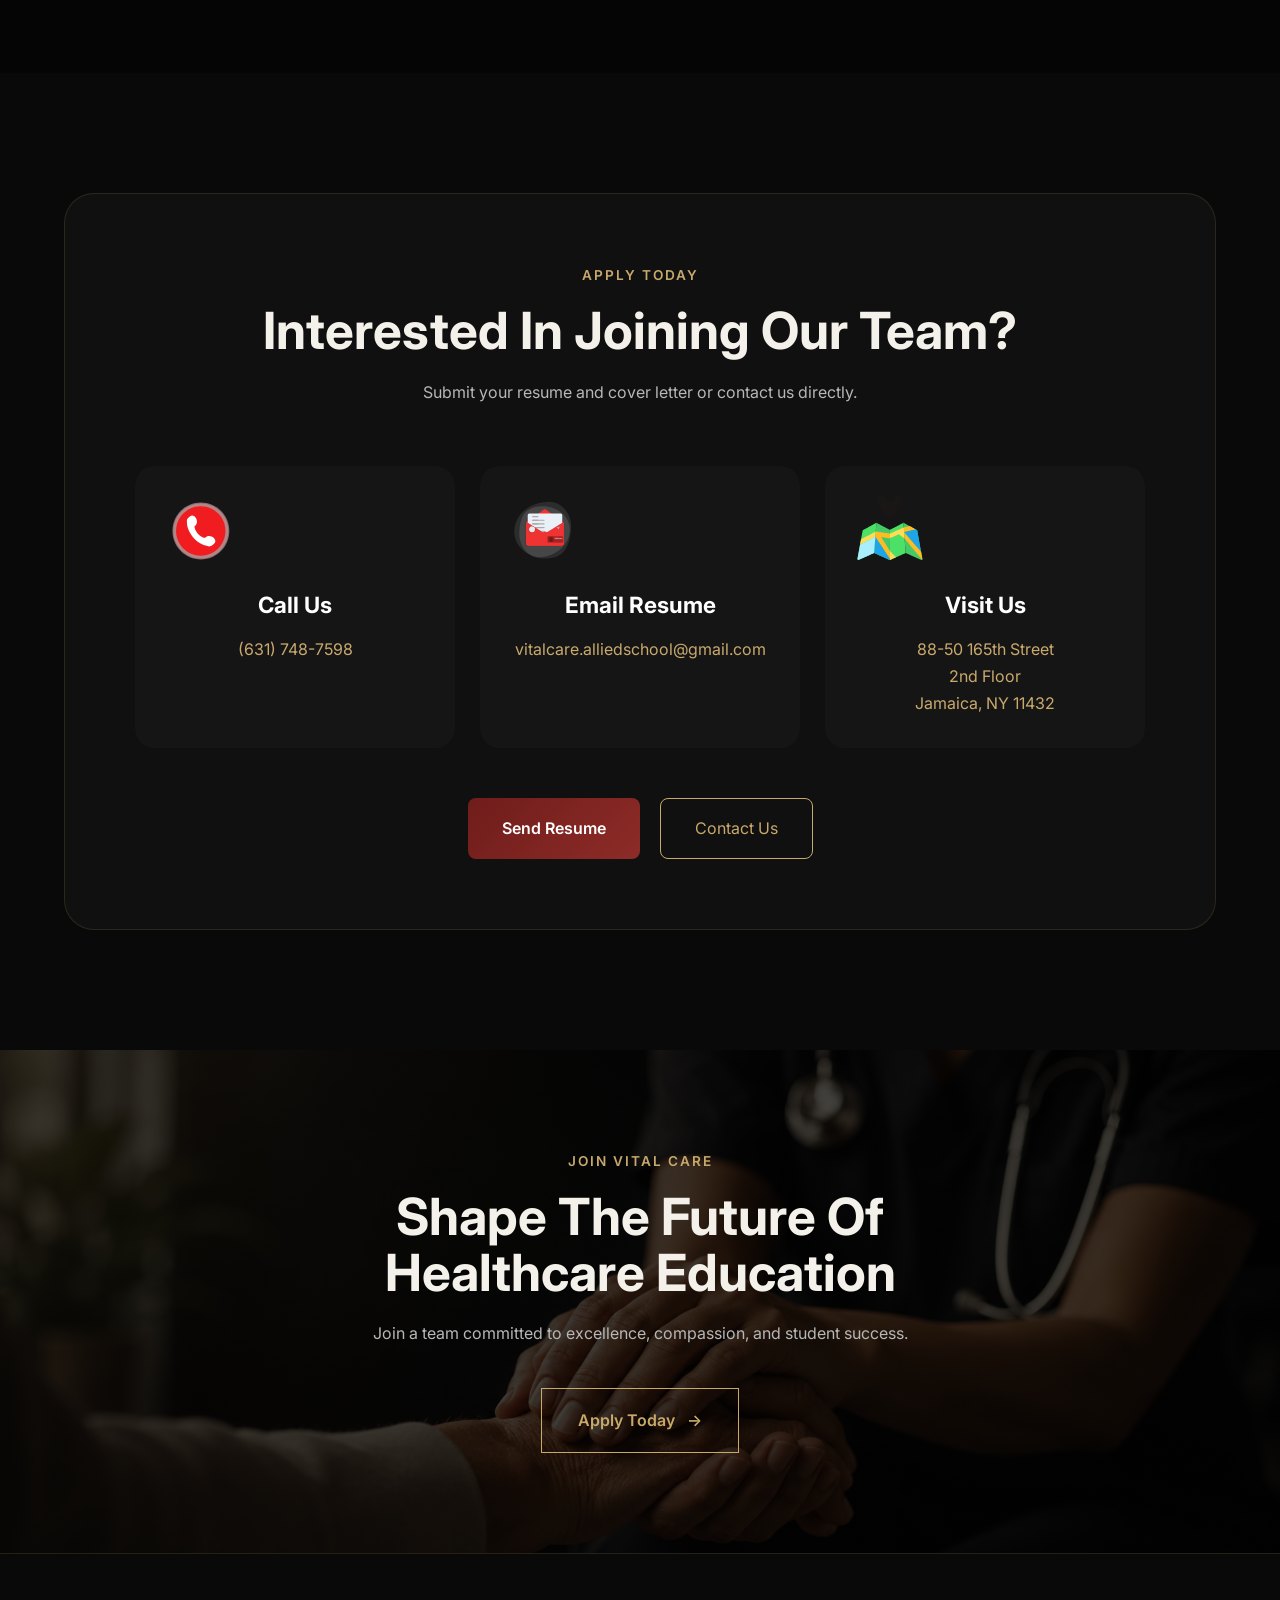
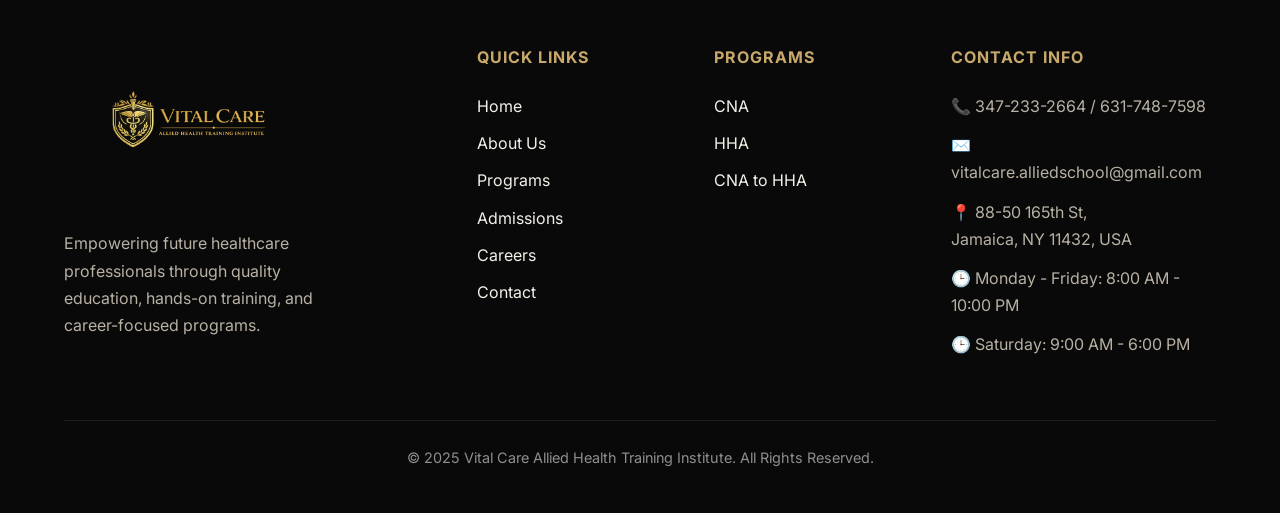
<file: careers.html>
<!DOCTYPE html>
<html lang="en">

<head>
    <meta charset="UTF-8">
    <meta name="viewport" content="width=device-width, initial-scale=1.0">

    <title>Careers</title>
    <link rel="icon" type="image/png" href="images/faviconvital.png">
<link rel="apple-touch-icon" href="images/faviconvital.png">

    <meta name="description"
        content="Healthcare training programs including CNA, HHA, and CNA to HHA transition courses.">

    <link rel="stylesheet" href="css/style.css">

    <link rel="preconnect" href="https://fonts.googleapis.com">
    <link rel="preconnect" href="https://fonts.gstatic.com" crossorigin>

    <link
        href="https://fonts.googleapis.com/css2?family=Inter:wght@300;400;500;600;700;800;900&display=swap"
        rel="stylesheet">
</head>

<body>

    <main>

        <section class="careers-hero">

    <div class="container">

        <div class="careers-hero-content">

            <span class="section-tag">
                CAREER OPPORTUNITIES
            </span>

            <h1>
                Join Our Team &
                <span>Make An Impact</span>
            </h1>

            <p>
                Help shape the next generation of healthcare professionals.
                We're looking for passionate educators and healthcare experts
                committed to student success.
            </p>

            <a href="#careers-contact" class="btn-primary">
                View Opportunities
            </a>

        </div>

    </div>

</section>

    <!-- HEADER -->
    <div id="header"></div>

    <main>

      <section class="careers-benefits">

    <div class="container">

        <div class="section-heading">

            <span class="section-tag">
                JOIN OUR TEAM
            </span>

            <h2>
                Why Work With Vital Care?
            </h2>

            <p>
                Become part of a growing healthcare education institution dedicated to student success.
            </p>

        </div>

        <div class="benefits-grid">

            <div class="benefit-card">

                <img src="images/Team members meetup.svg" alt="Supportive Team">

                <h3>
                    Supportive Team
                </h3>

                <p>
                    Work alongside experienced healthcare professionals and educators.
                </p>

            </div>

            <div class="benefit-card">

                <img src="images/Rocket man business start-up strategy.svg" alt="Career Growth">

                <h3>
                    Career Growth
                </h3>

                <p>
                    Opportunities for professional development and long-term advancement.
                </p>

            </div>

            <div class="benefit-card">

                <img src="images/Offline teaching.svg" alt="Teaching Impact">

                <h3>
                    Make An Impact
                </h3>

                <p>
                    Help prepare the next generation of healthcare professionals.
                </p>

            </div>

        </div>

    </div>

</section>


<section class="career-contact" id="careers-contact">

    <div class="container">

        <div class="career-contact-card">

            <span class="section-tag">
                APPLY TODAY
            </span>

            <h2>
                Interested In Joining Our Team?
            </h2>

            <p>
                Submit your resume and cover letter or contact us directly.
            </p>

            <div class="career-contact-grid">

                <div class="career-contact-item">

                    <img src="images/Call.svg" alt="Phone">

                    <h3>
                        Call Us
                    </h3>

                    <a href="tel:+16317487598">
                        (631) 748-7598
                    </a>

                </div>

                <div class="career-contact-item">

                    <img src="images/Email Template.svg" alt="Email">

                    <h3>
                        Email Resume
                    </h3>

                    <a href="mailto:vitalcare.alliedschool@gmail.com">
                        vitalcare.alliedschool@gmail.com
                    </a>

                </div>

                <div class="career-contact-item">

                    <img src="images/Map pin location.svg" alt="Location">

                    <h3>
                        Visit Us
                    </h3>

                    <p>
                        88-50 165th Street<br>
                        2nd Floor<br>
                        Jamaica, NY 11432
                    </p>

                </div>

            </div>

            <div class="career-buttons">

                <a href="mailto:vitalcare.alliedschool@gmail.com"
                   class="btn-primary">
                    Send Resume
                </a>

                <a href="contact.html"
                   class="btn-secondary">
                    Contact Us
                </a>

            </div>

        </div>

    </div>

</section>


<section class="career-cta">

    <div class="container">

        <span class="section-tag">
            JOIN VITAL CARE
        </span>

        <h2>
            Shape The Future Of Healthcare Education
        </h2>

        <p>
            Join a team committed to excellence, compassion, and student success.
        </p>

        <a href="mailto:vitalcare.alliedschool@gmail.com"
           class="journey-btn">

            Apply Today
            <span>→</span>

        </a>

    </div>

</section>

          </main>
    <div id="footer"></div>

    <script src="js/script.js"></script>

</body>

</html>
</file>
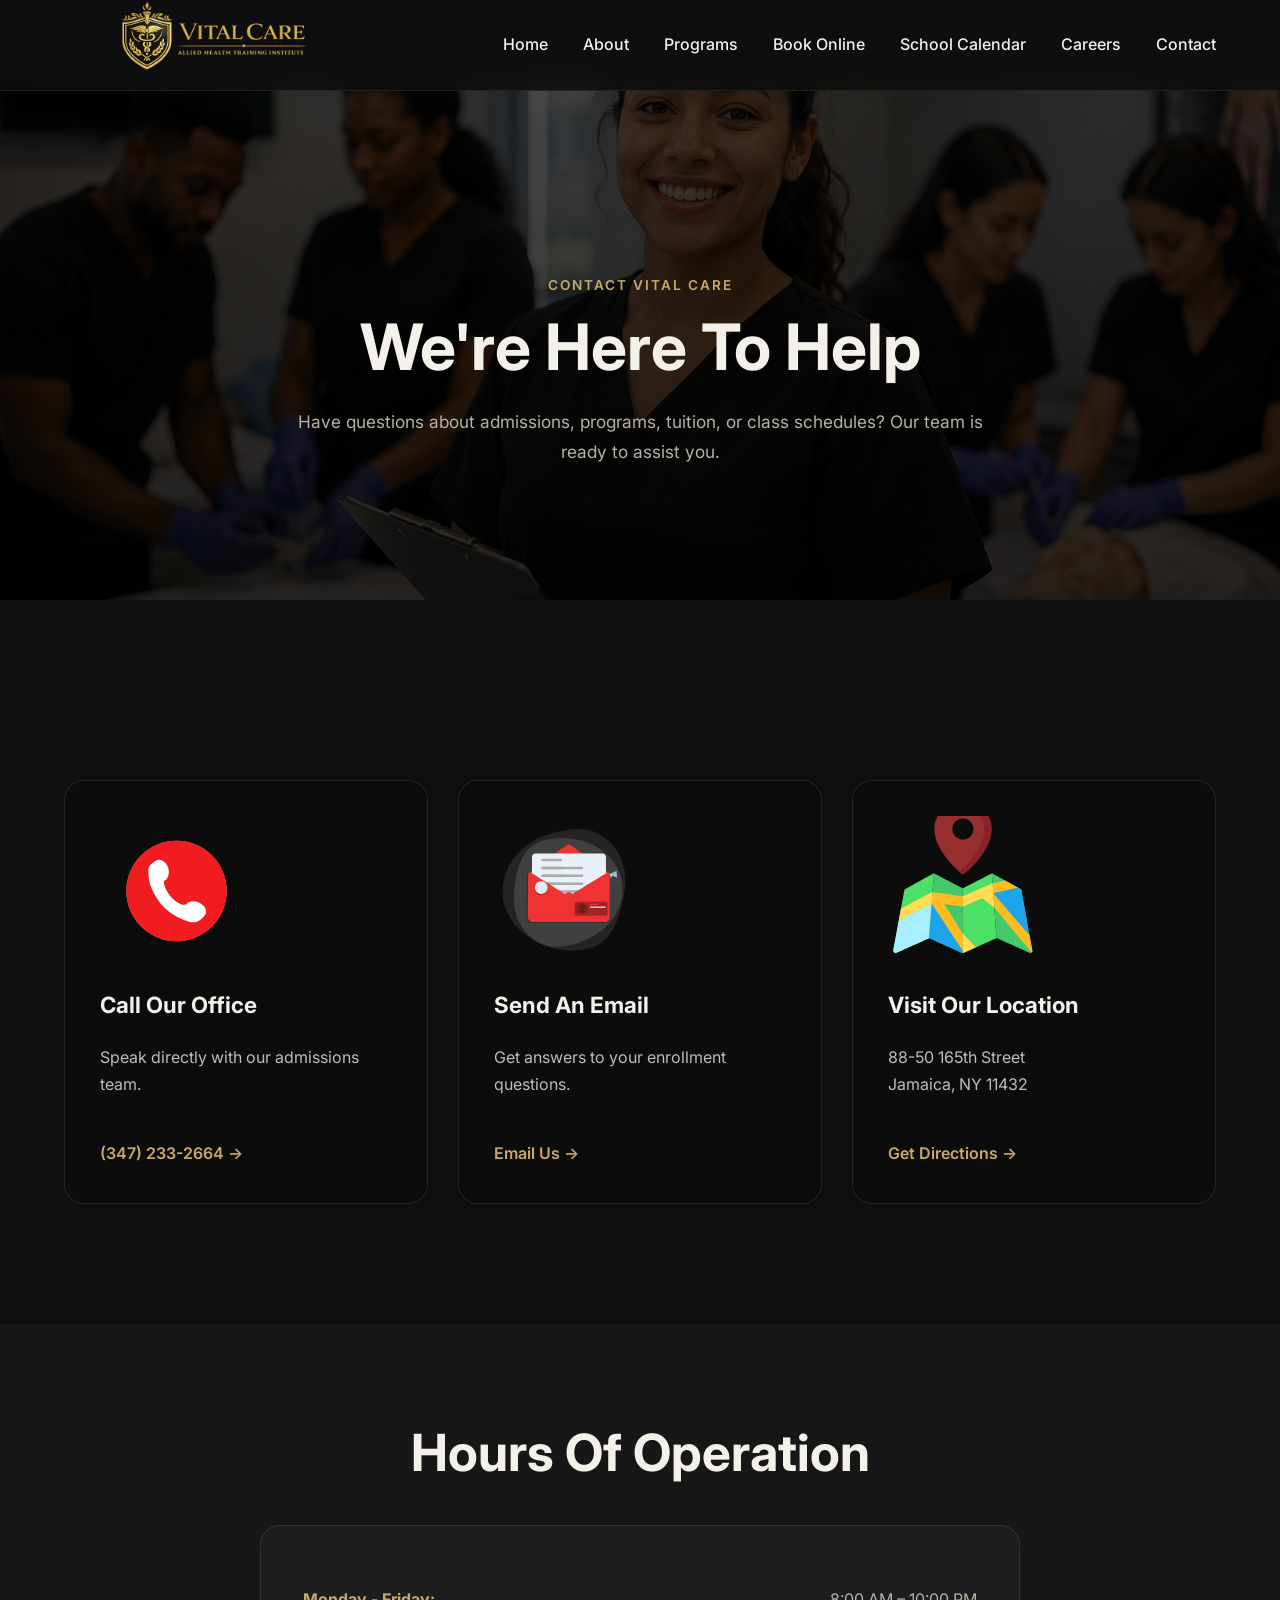
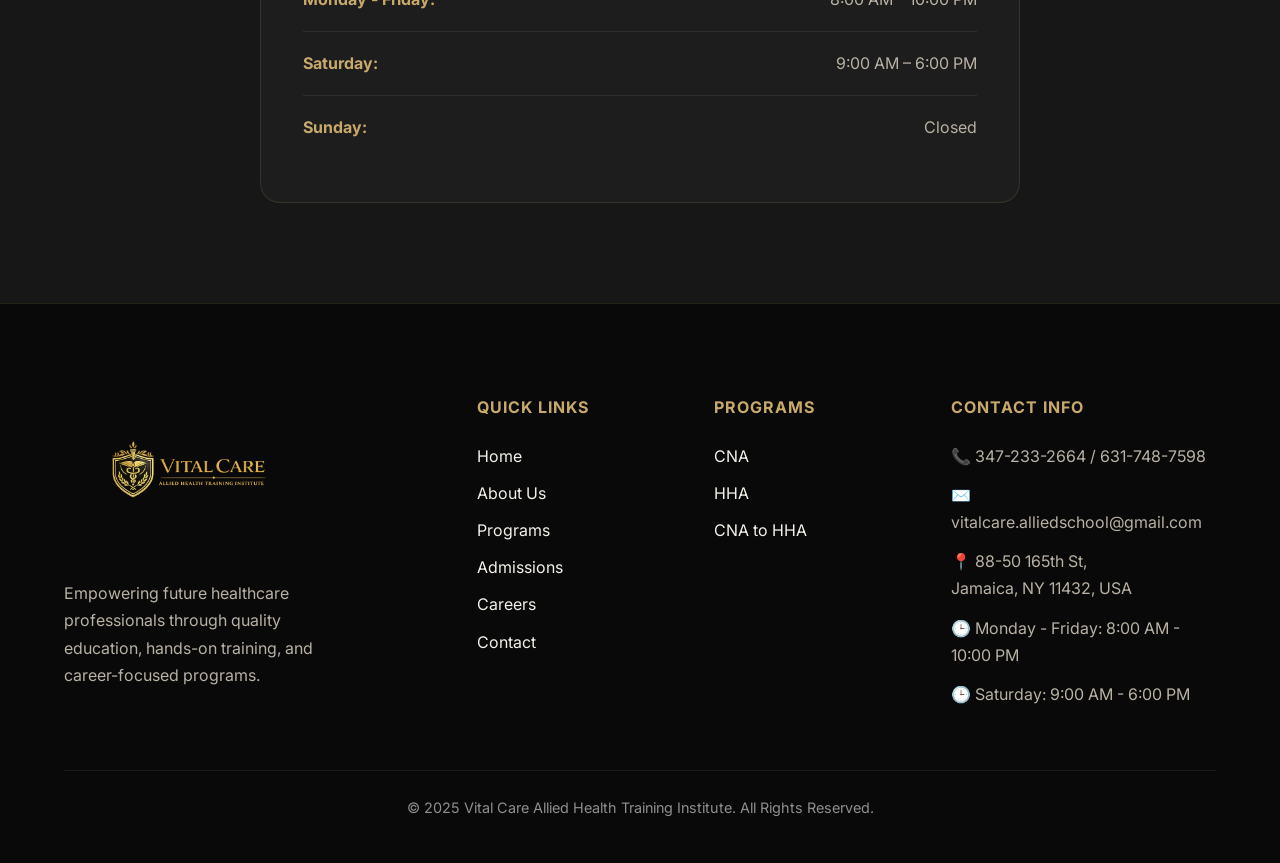
<file: contact.html>
<!DOCTYPE html>
<html lang="en">

<head>
<meta charset="UTF-8">
<meta name="viewport" content="width=device-width, initial-scale=1.0">

<title>Contact Us | Vital Care Allied Health Training Institute</title>
    <link rel="icon" type="image/png" href="images/faviconvital.png">
<link rel="apple-touch-icon" href="images/faviconvital.png">

<meta name="description"
content="Contact Vital Care Allied Health Training Institute for admissions, enrollment, program information, and student support.">

<link rel="stylesheet" href="css/style.css">

<link rel="preconnect" href="https://fonts.googleapis.com">
<link rel="preconnect" href="https://fonts.gstatic.com" crossorigin>

<link href="https://fonts.googleapis.com/css2?family=Inter:wght@300;400;500;600;700;800;900&display=swap"
rel="stylesheet">

</head>

<body>

<div id="header"></div>

<main>

    <!-- CONTACT HERO -->

    <section class="contact-hero">

        <div class="container">

            <span class="section-tag">
                CONTACT VITAL CARE
            </span>

            <h1>
                We're Here To Help
            </h1>

            <p>
                Have questions about admissions, programs, tuition, or class schedules?
                Our team is ready to assist you.
            </p>

        </div>

    </section>

    <!-- CONTACT CARDS -->

    <section class="application-support">

        <div class="container">

            <div class="application-support-grid">

                <div class="support-card">

                    <div class="support-icon">
                        <img src="images/Call.svg" alt="">
                    </div>

                    <h3>Call Our Office</h3>

                    <p>Speak directly with our admissions team.</p>

                    <a href="tel:+13472332664">
                        (347) 233-2664 →
                    </a>

                </div>

                <div class="support-card">

                    <div class="support-icon">
                        <img src="images/Email Template.svg" alt="">
                    </div>

                    <h3>Send An Email</h3>

                    <p>Get answers to your enrollment questions.</p>

                    <a href="mailto:vitalcare.alliedschool@gmail.com">
                        Email Us →
                    </a>

                </div>

                <div class="support-card">

                    <div class="support-icon">
                        <img src="images/Map pin location.svg" alt="">
                    </div>

                    <h3>Visit Our Location</h3>

                    <p>
                        88-50 165th Street<br>
                        Jamaica, NY 11432
                    </p>

                    <a href="https://www.google.com/maps/search/?api=1&query=88-50+165th+St+Jamaica+NY+11432"
                    target="_blank">

                        Get Directions →

                    </a>

                </div>

            </div>

        </div>

    </section>

    <!-- HOURS -->

    <section class="office-hours">

        <div class="container">

            <h2>Hours Of Operation</h2>

            <div class="hours-card">

                <p><strong>Monday - Friday:</strong> 8:00 AM – 10:00 PM</p>

                <p><strong>Saturday:</strong> 9:00 AM – 6:00 PM</p>

                <p><strong>Sunday:</strong> Closed</p>

            </div>

        </div>

    </section>

    <!-- GOOGLE MAP -->



</main>

<div id="footer"></div>

<script src="js/script.js"></script>

</body>
</html>
</file>
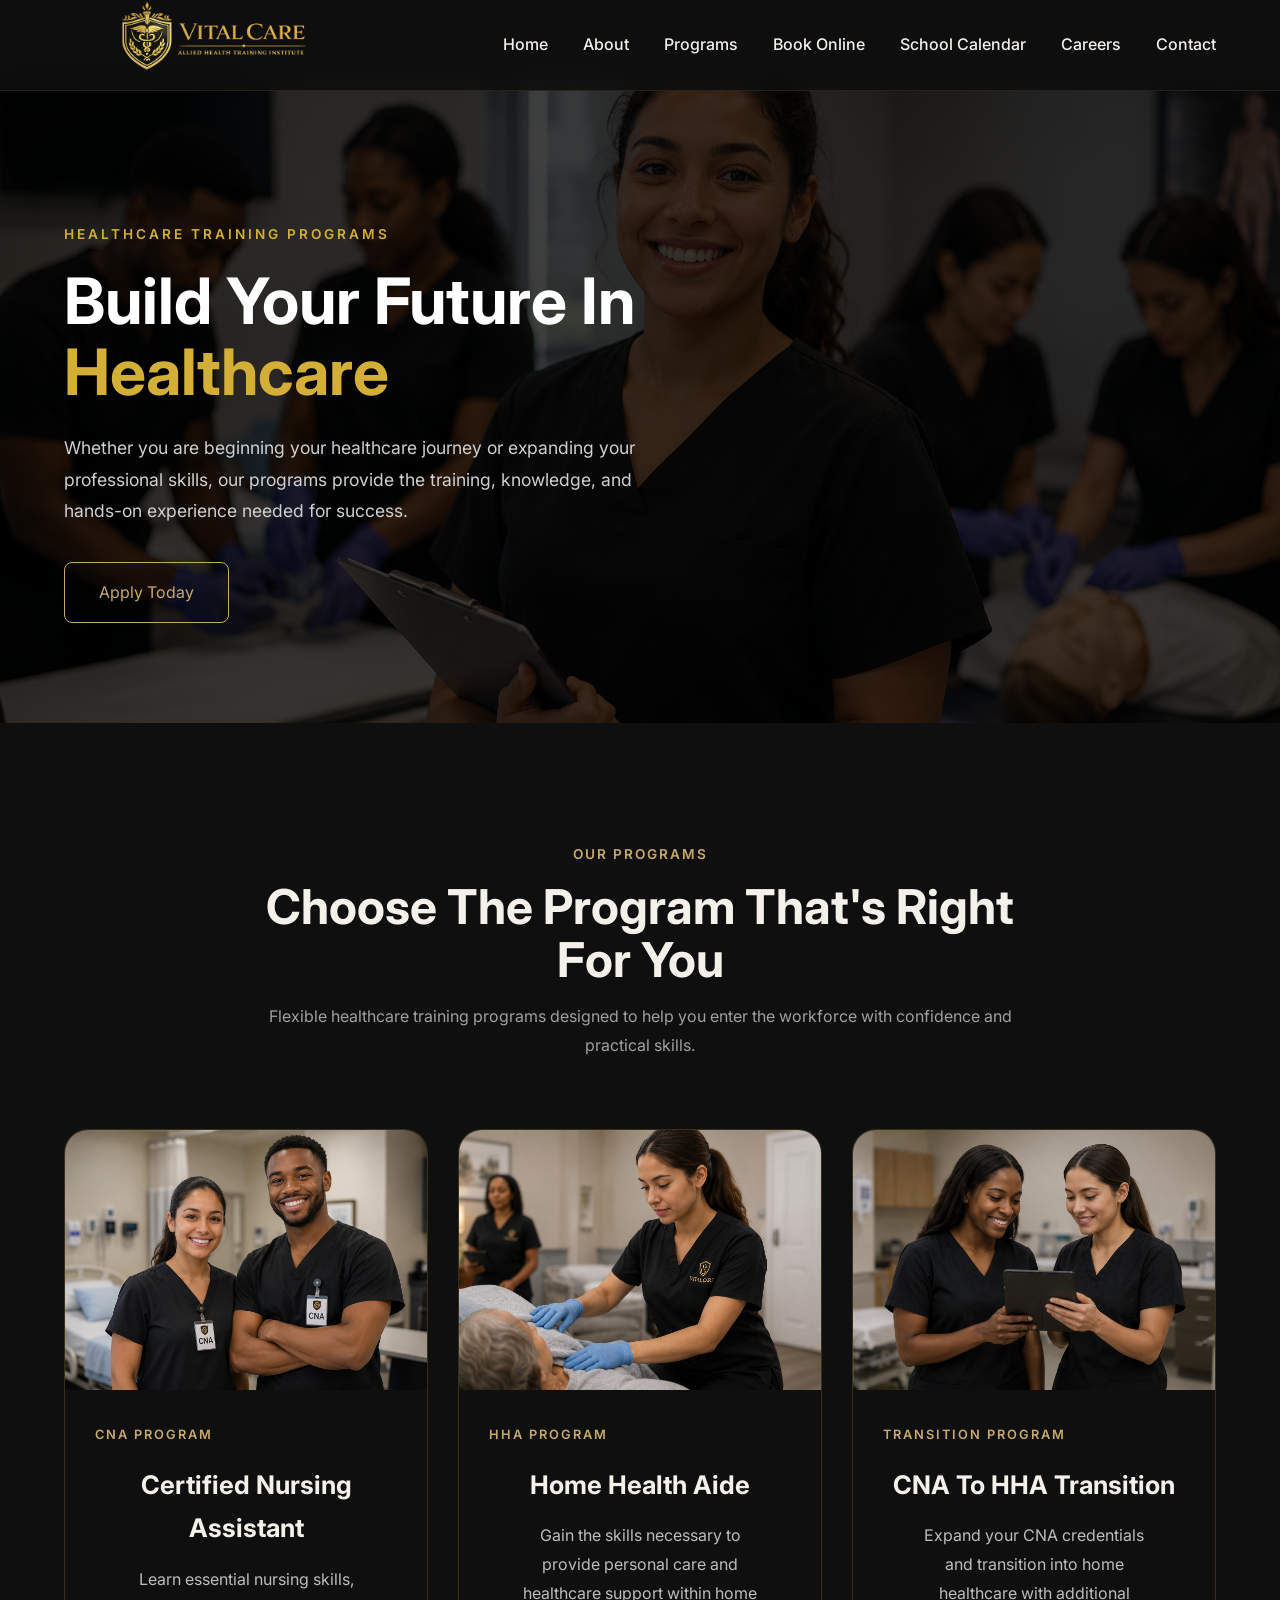
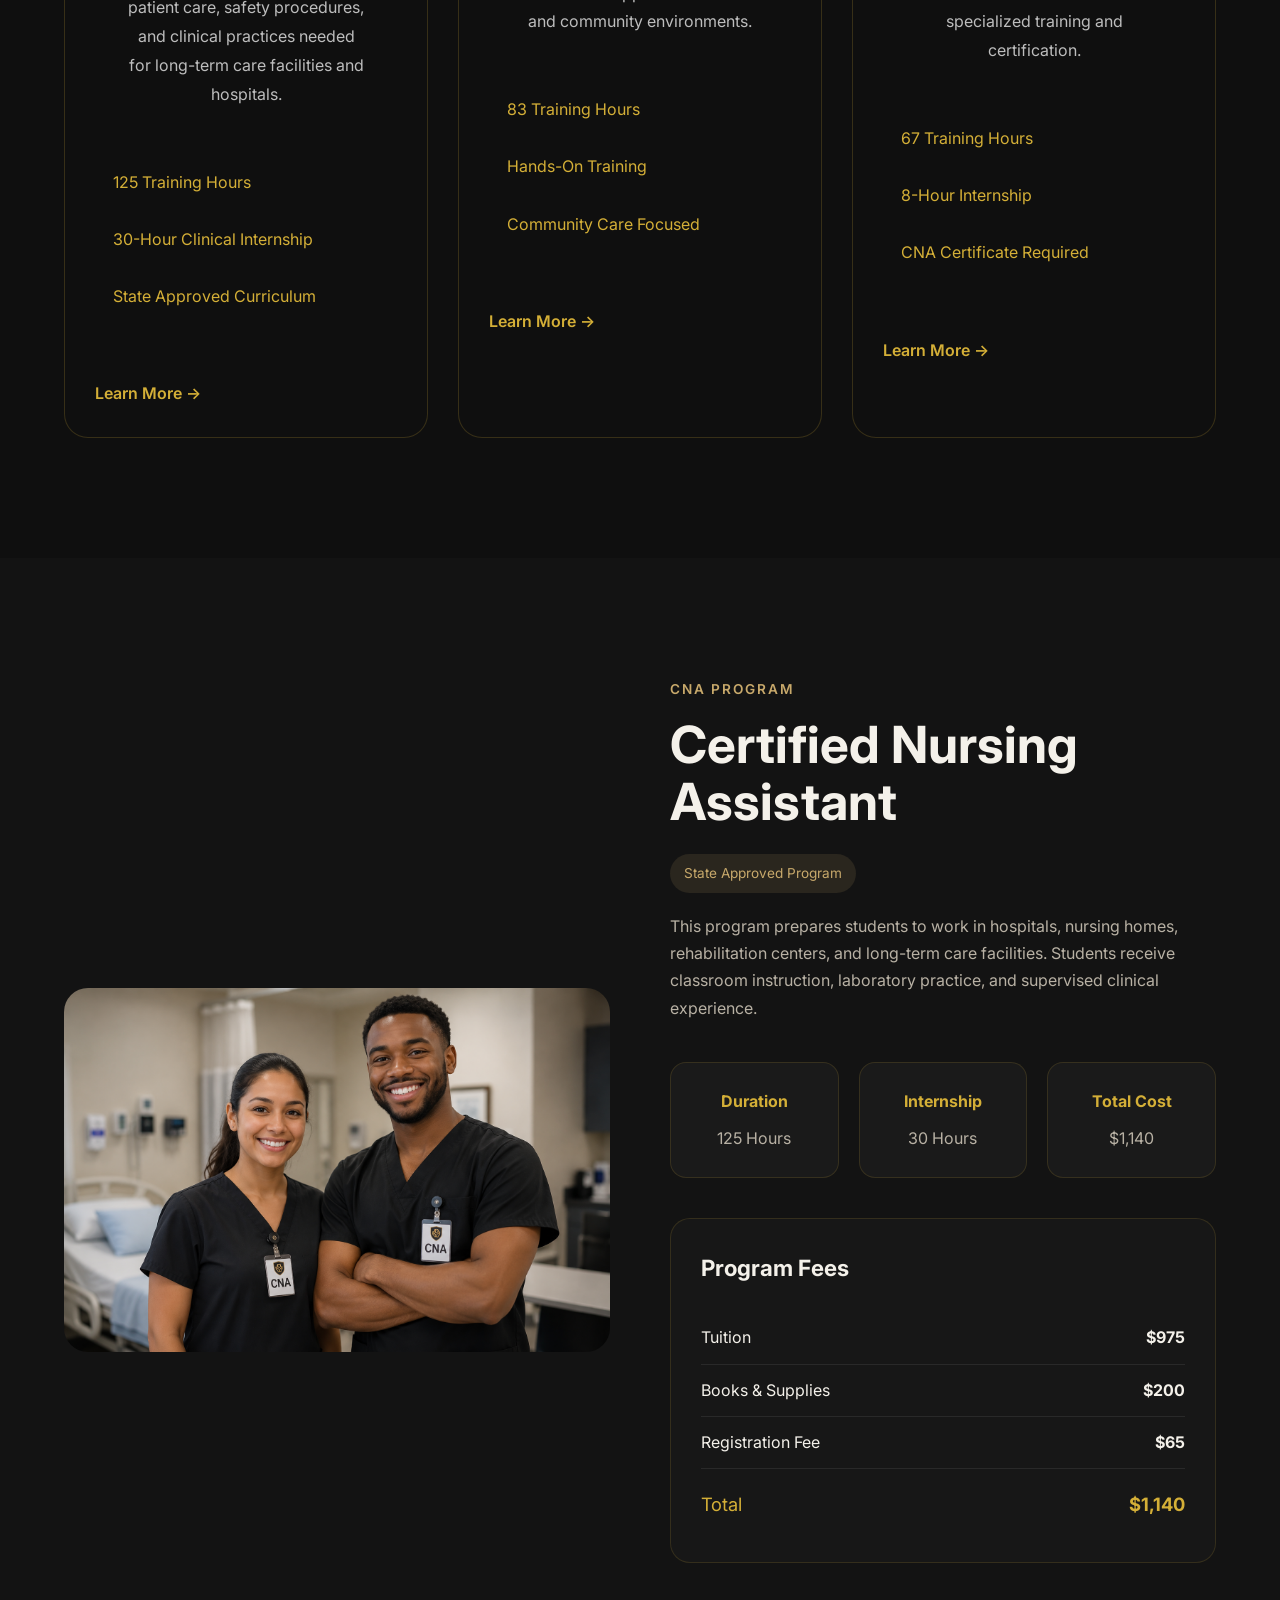
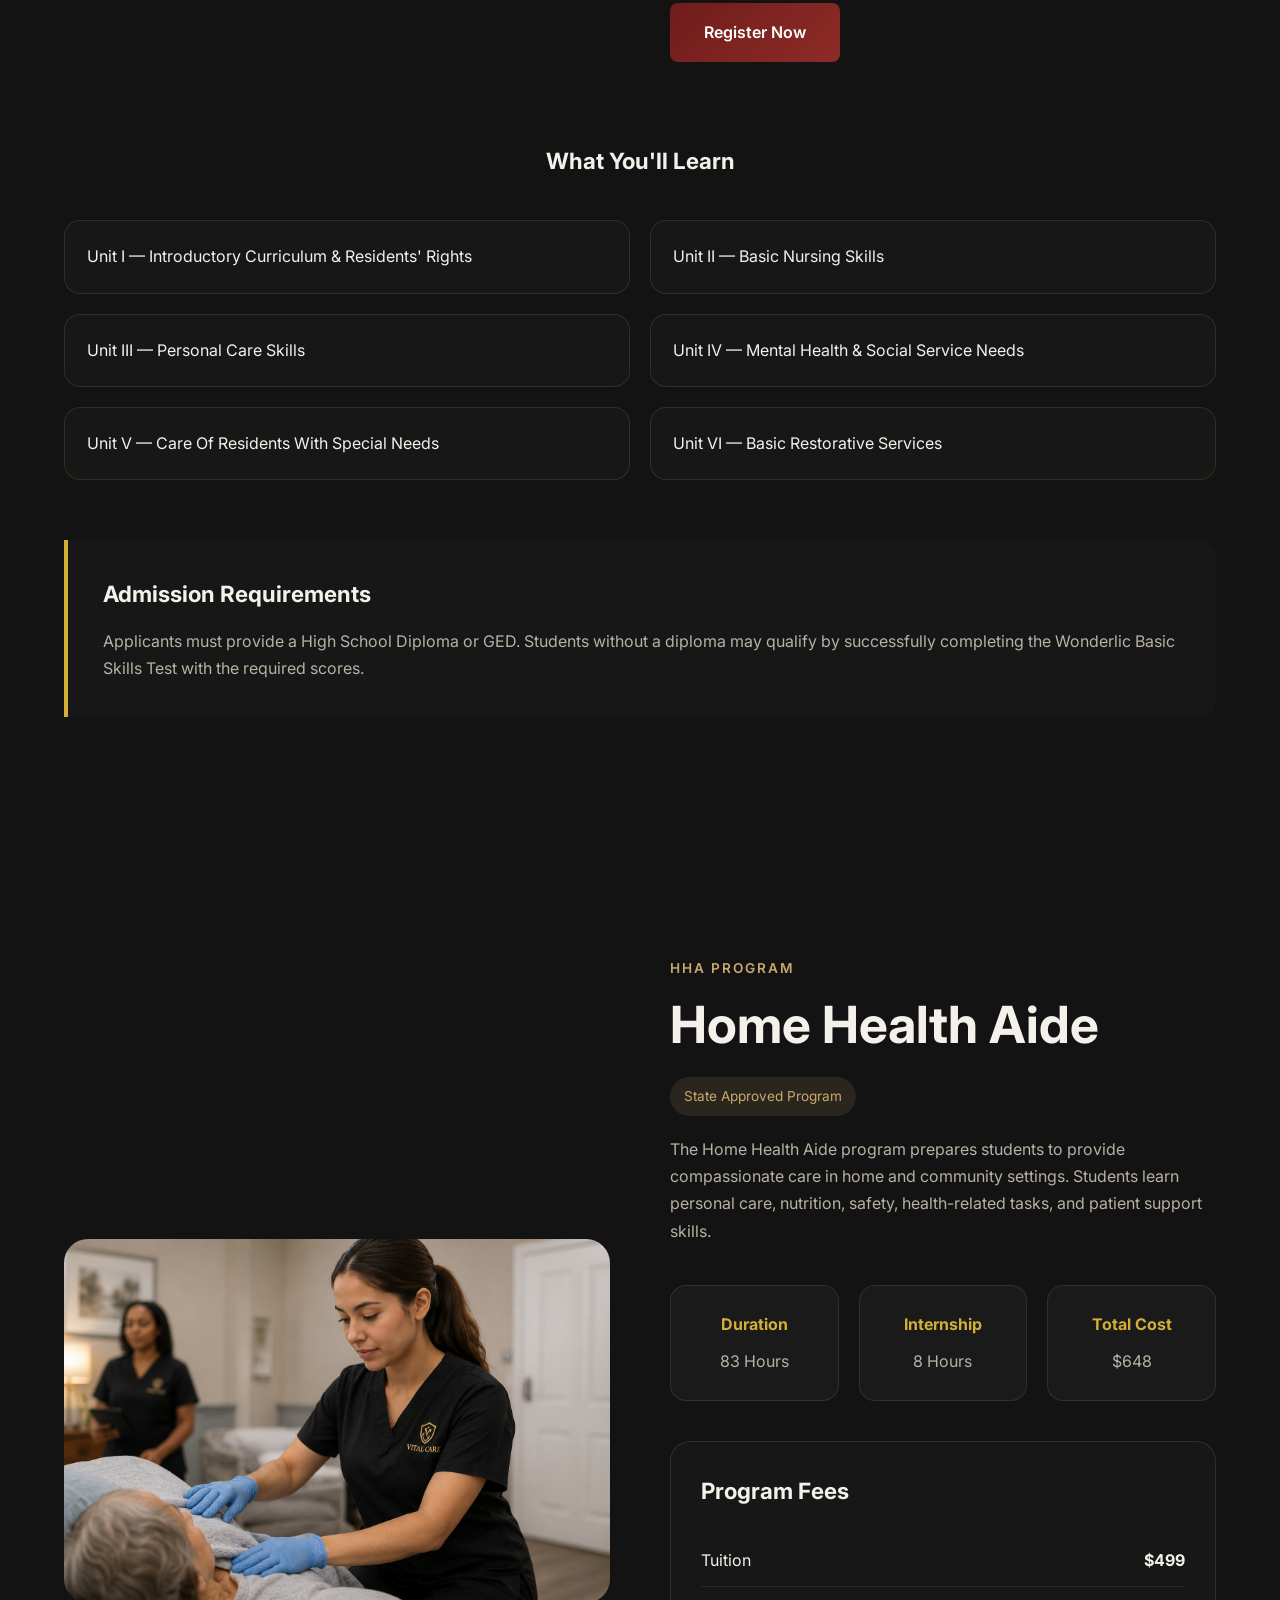
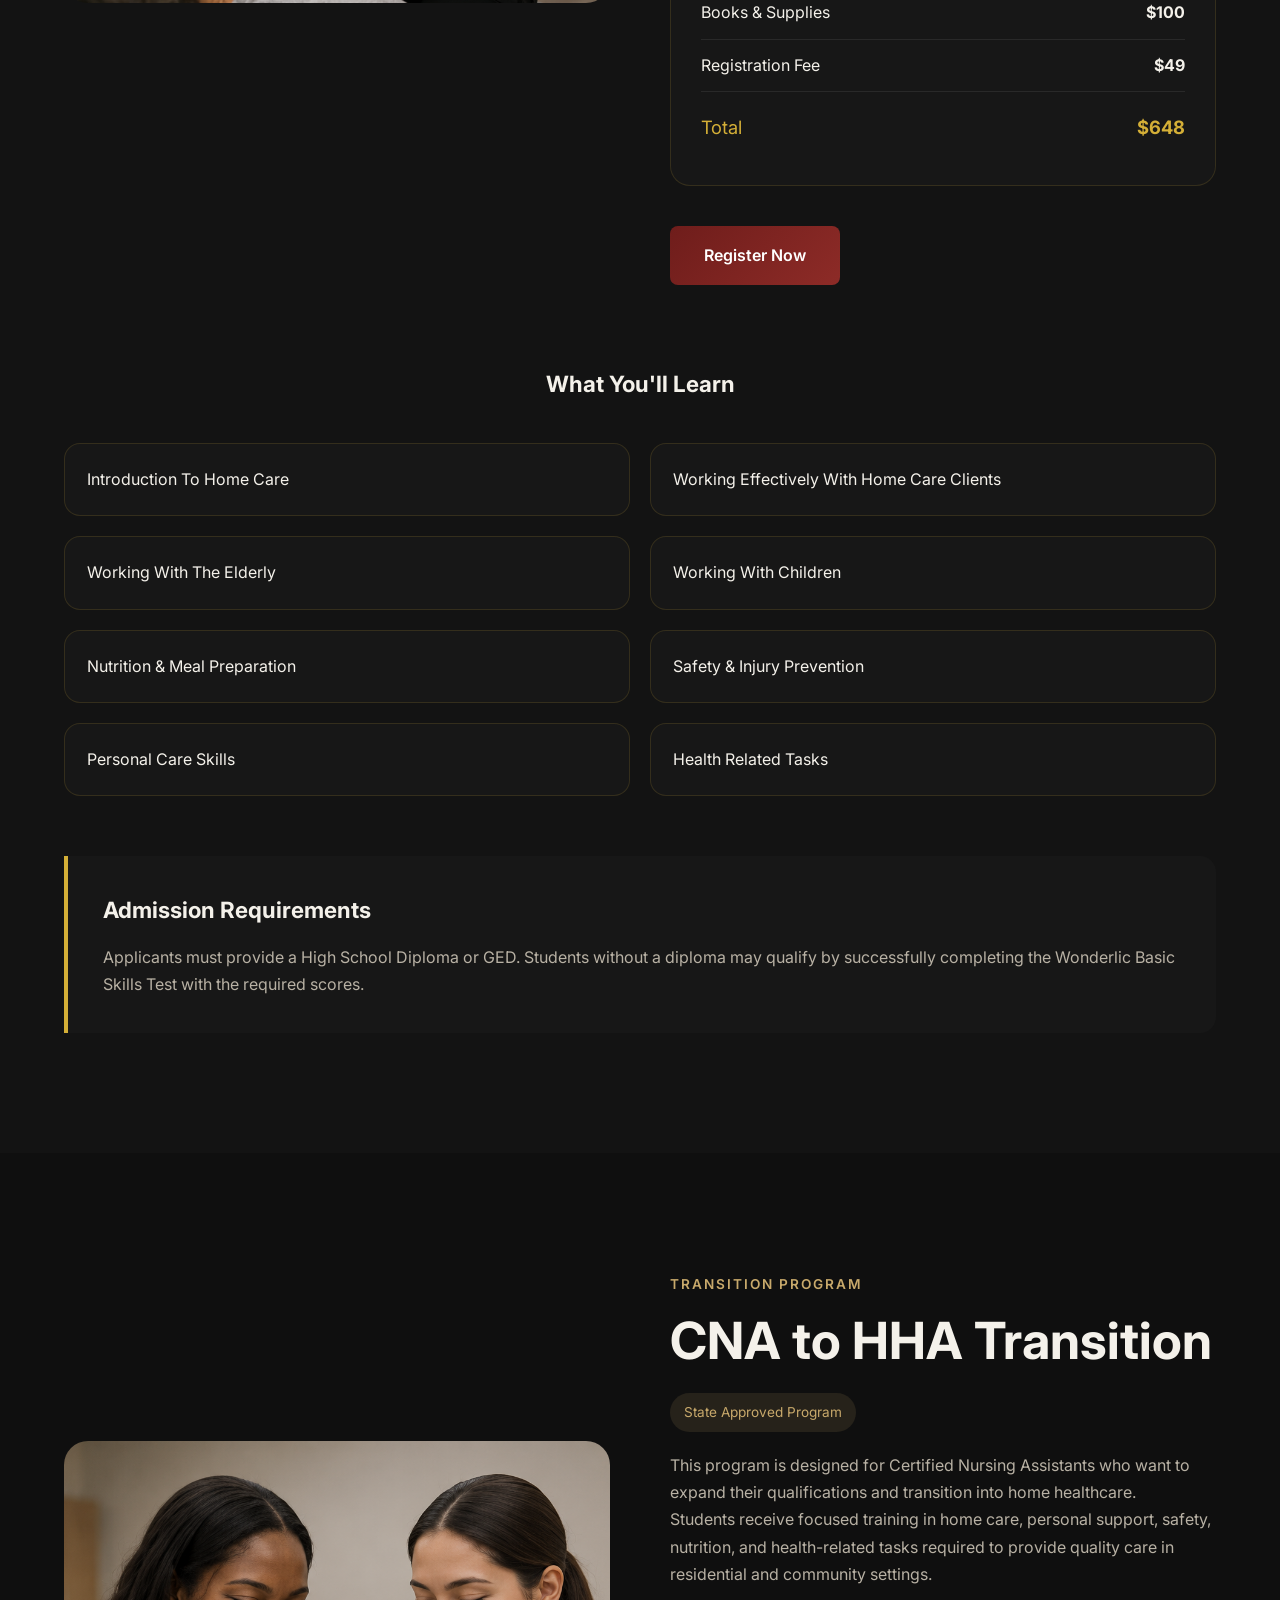
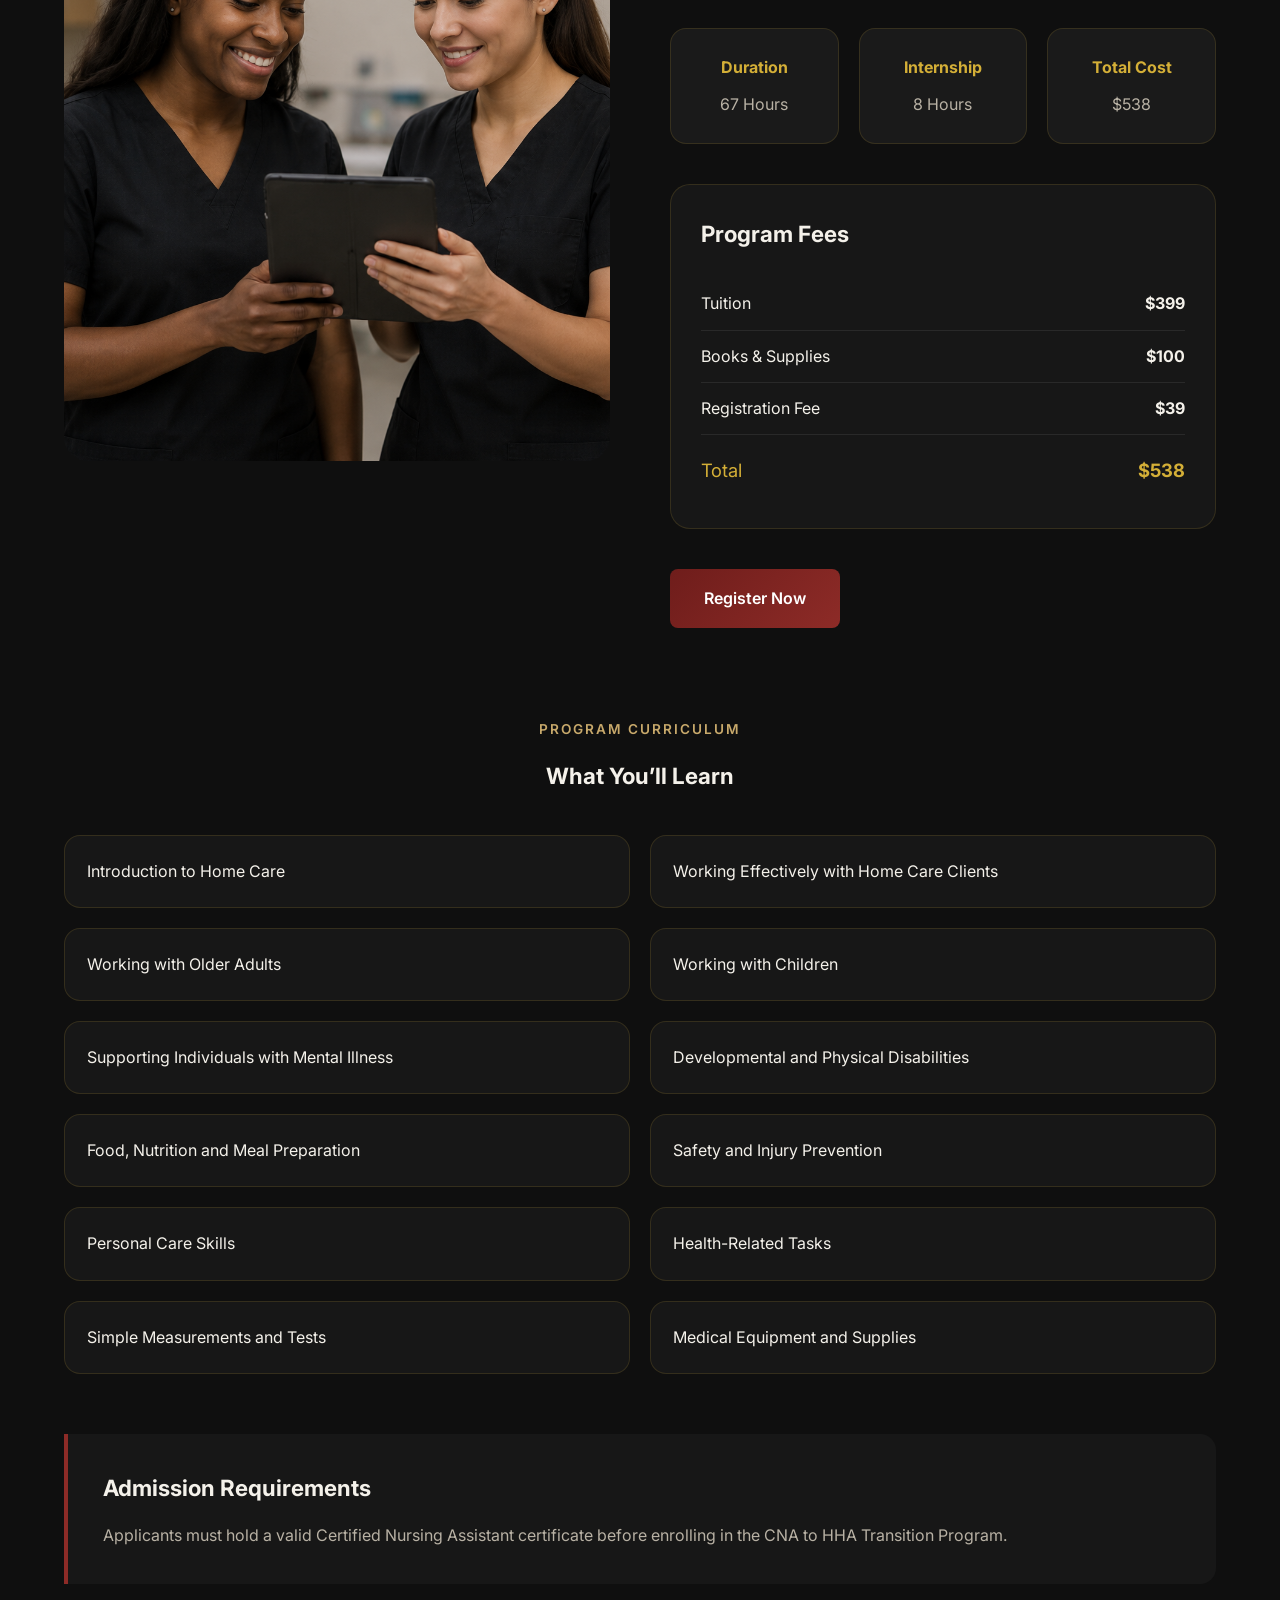
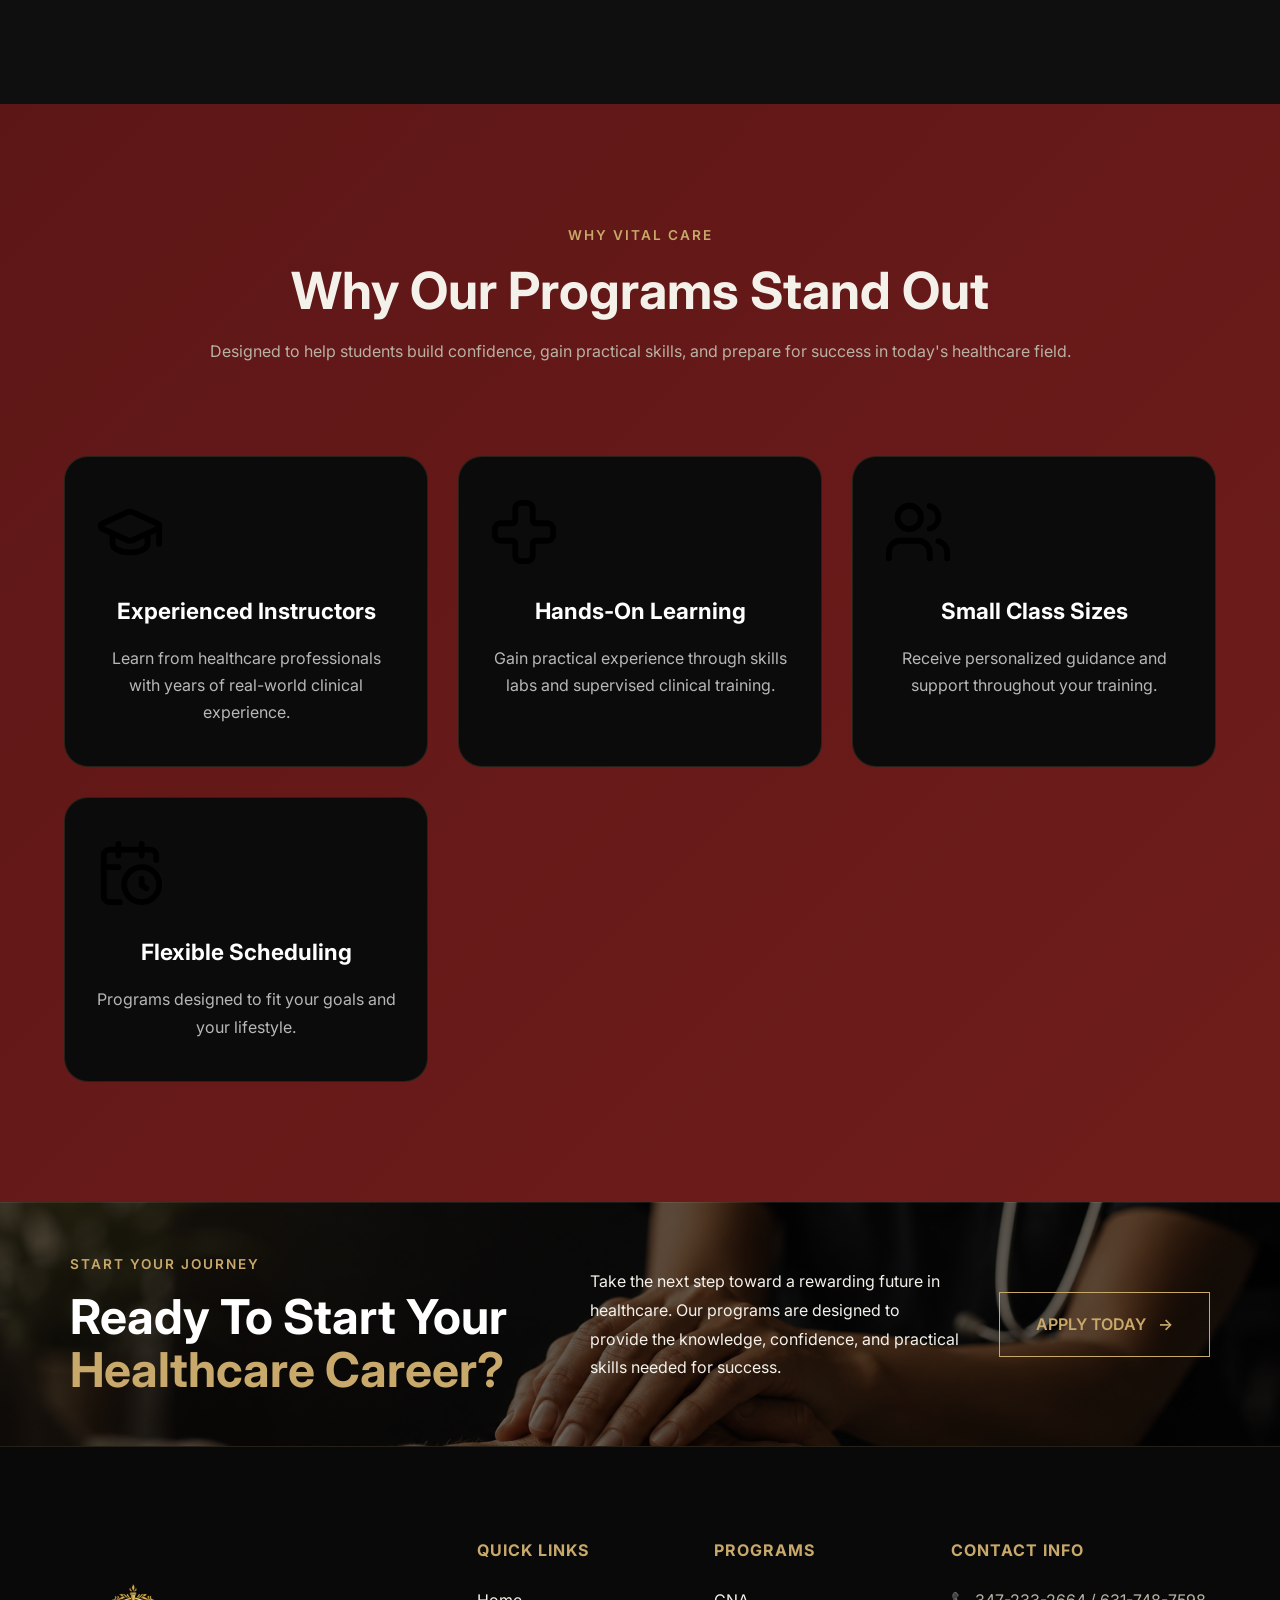
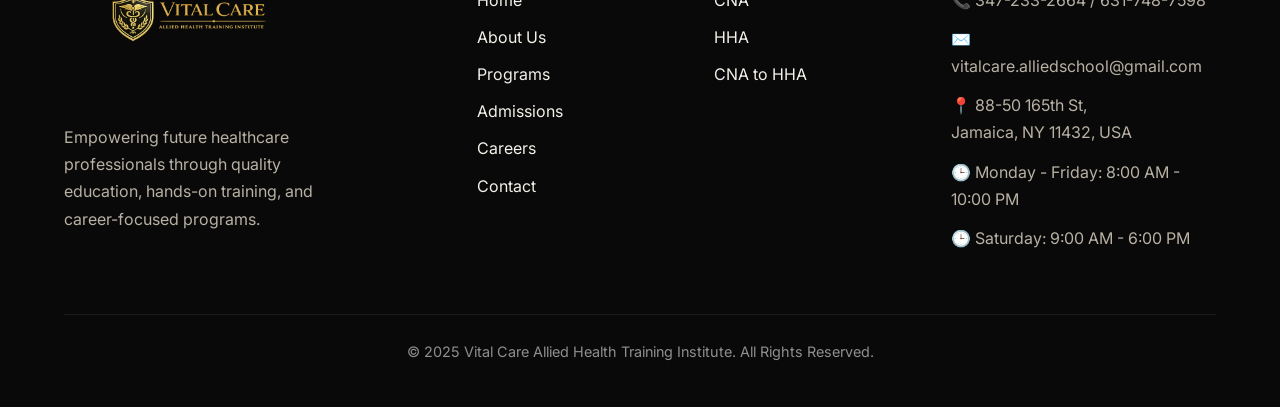
<file: programs.html>
<!DOCTYPE html>
<html lang="en">

<head>

    <meta charset="UTF-8">
    <meta name="viewport" content="width=device-width, initial-scale=1.0">

    <title>Programs | Vital Care Allied Health Training Institute</title>
    <link rel="icon" type="image/png" href="images/faviconvital.png">
<link rel="apple-touch-icon" href="images/faviconvital.png">

    <meta name="description"
        content="Explore our CNA, HHA, and CNA to HHA Transition programs designed to prepare future healthcare professionals.">

    <link rel="stylesheet" href="css/style.css">

    <link rel="preconnect" href="https://fonts.googleapis.com">
    <link rel="preconnect" href="https://fonts.gstatic.com" crossorigin>

    <link href="https://fonts.googleapis.com/css2?family=Inter:wght@300;400;500;600;700;800;900&display=swap"
        rel="stylesheet">

</head>

<body>

    <!-- HEADER -->
    <div id="header"></div>

    <main>

       <!-- ========================= -->
       <!-- PROGRAMS HERO -->
       <!-- ========================= -->

<section class="programs-hero">

    <div class="container">

        <div class="programs-hero-content">

            <span class="hero-tag">
                HEALTHCARE TRAINING PROGRAMS
            </span>

            <h1>
                Build Your Future In
                <span>Healthcare</span>
            </h1>

            <p>
                Whether you are beginning your healthcare journey or
                expanding your professional skills, our programs provide
                the training, knowledge, and hands-on experience needed
                for success.
            </p>

            <div class="hero-buttons">

                <a href="book-online.html" class="btn-secondary">
                    Apply Today
                </a>

            </div>

        </div>

    </div>

</section>


        <!-- ========================= -->
        <!-- PROGRAM OVERVIEW CARDS -->
        <!-- ========================= -->
<section class="program-overview" id="program-cards">

    <div class="container">

        <div class="section-header">

            <span class="section-tag">
                OUR PROGRAMS
            </span>

            <h2>
                Choose The Program
                That's Right For You
            </h2>

            <p>
                Flexible healthcare training programs designed to help you
                enter the workforce with confidence and practical skills.
            </p>

        </div>

        <div class="program-cards">

            <!-- CNA -->

            <div class="program-card">

                <img src="images/cna.PNG"
                    alt="Certified Nursing Assistant">

                <div class="program-card-content">

                    <span class="program-badge">
                        CNA PROGRAM
                    </span>

                    <h3>
                        Certified Nursing Assistant
                    </h3>

                    <p>
                        Learn essential nursing skills, patient care,
                        safety procedures, and clinical practices
                        needed for long-term care facilities and hospitals.
                    </p>

                    <ul>

                        <li>125 Training Hours</li>

                        <li>30-Hour Clinical Internship</li>

                        <li>State Approved Curriculum</li>

                    </ul>

                    <a href="#cna-program" class="program-btn">
                        Learn More →
                    </a>

                </div>

            </div>

            <!-- HHA -->

            <div class="program-card">

                <img src="images/hha.PNG"
                    alt="Home Health Aide">

                <div class="program-card-content">

                    <span class="program-badge">
                        HHA PROGRAM
                    </span>

                    <h3>
                        Home Health Aide
                    </h3>

                    <p>
                        Gain the skills necessary to provide personal
                        care and healthcare support within home and
                        community environments.
                    </p>

                    <ul>

                        <li>83 Training Hours</li>

                        <li>Hands-On Training</li>

                        <li>Community Care Focused</li>

                    </ul>

                    <a href="#hha-program" class="program-btn">
                        Learn More →
                    </a>

                </div>

            </div>

            <!-- TRANSITION -->

            <div class="program-card">

                <img src="images/transition.PNG"
                    alt="CNA To HHA Transition">

                <div class="program-card-content">

                    <span class="program-badge">
                        TRANSITION PROGRAM
                    </span>

                    <h3>
                        CNA To HHA Transition
                    </h3>

                    <p>
                        Expand your CNA credentials and transition into
                        home healthcare with additional specialized
                        training and certification.
                    </p>

                    <ul>

                        <li>67 Training Hours</li>

                        <li>8-Hour Internship</li>

                        <li>CNA Certificate Required</li>

                    </ul>

                    <a href="#transition-program" class="program-btn">
                        Learn More →
                    </a>

                </div>

            </div>

        </div>

    </div>

</section>


        <!-- ========================= -->
        <!-- CNA PROGRAM SECTION -->
        <!-- ========================= -->

<section class="program-detail" id="cna-program">

    <div class="container">

        <div class="program-detail-grid">

            <!-- IMAGE -->

            <div class="program-detail-image">

                <img src="images/cna.PNG"
                    alt="Certified Nursing Assistant Program">

            </div>

            <!-- CONTENT -->

            <div class="program-detail-content">

                <span class="section-tag">
                    CNA PROGRAM
                </span>

                <h2>
                    Certified Nursing Assistant
                </h2>
                <div class="program-status">
    State Approved Program
</div>

                <p>
                    This program prepares students to work in hospitals,
                    nursing homes, rehabilitation centers, and long-term
                    care facilities. Students receive classroom instruction,
                    laboratory practice, and supervised clinical experience.
                </p>

                <!-- INFO BOXES -->

                <div class="program-info-grid">

                    <div class="info-box">

                        <h4>Duration</h4>

                        <p>125 Hours</p>

                    </div>

                    <div class="info-box">

                        <h4>Internship</h4>

                        <p>30 Hours</p>

                    </div>

                    <div class="info-box">

                        <h4>Total Cost</h4>

                        <p>$1,140</p>

                    </div>

                </div>

                <!-- TUITION -->

                <div class="pricing-card">

                    <h3>Program Fees</h3>

                    <div class="fee-row">
                        <span>Tuition</span>
                        <strong>$975</strong>
                    </div>

                    <div class="fee-row">
                        <span>Books & Supplies</span>
                        <strong>$200</strong>
                    </div>

                    <div class="fee-row">
                        <span>Registration Fee</span>
                        <strong>$65</strong>
                    </div>

                    <div class="fee-row total">
                        <span>Total</span>
                        <strong>$1,140</strong>
                    </div>

                </div>

                <a href="book-online.html" class="btn-primary">
                    Register Now
                </a>

            </div>

        </div>

        <!-- CURRICULUM -->

        <div class="curriculum-section">

            <h3>
                What You'll Learn
            </h3>

            <div class="curriculum-grid">

                <div class="curriculum-item">
                    Unit I — Introductory Curriculum & Residents' Rights
                </div>

                <div class="curriculum-item">
                    Unit II — Basic Nursing Skills
                </div>

                <div class="curriculum-item">
                    Unit III — Personal Care Skills
                </div>

                <div class="curriculum-item">
                    Unit IV — Mental Health & Social Service Needs
                </div>

                <div class="curriculum-item">
                    Unit V — Care Of Residents With Special Needs
                </div>

                <div class="curriculum-item">
                    Unit VI — Basic Restorative Services
                </div>

            </div>

        </div>

        <!-- ADMISSION -->

        <div class="admission-box">

            <h3>
                Admission Requirements
            </h3>

            <p>
                Applicants must provide a High School Diploma or GED.
                Students without a diploma may qualify by successfully
                completing the Wonderlic Basic Skills Test with the
                required scores.
            </p>

        </div>

    </div>

</section>

        <!-- ========================= -->
        <!-- HHA PROGRAM SECTION -->
        <!-- ========================= -->

<section class="program-detail alternate" id="hha-program">

    <div class="container">

        <div class="program-detail-grid">

            <div class="program-detail-image">

                <img src="images/hha.PNG"
                    alt="Home Health Aide">

            </div>


            <div class="program-detail-content">

                <span class="section-tag">
                    HHA PROGRAM
                </span>

                <h2>
                    Home Health Aide
                </h2>
                <div class="program-status">
    State Approved Program
</div>

                <p>
                    The Home Health Aide program prepares students to provide
                    compassionate care in home and community settings.
                    Students learn personal care, nutrition, safety,
                    health-related tasks, and patient support skills.
                </p>

                <div class="program-info-grid">

                    <div class="info-box">

                        <h4>Duration</h4>

                        <p>83 Hours</p>

                    </div>

                    <div class="info-box">

                        <h4>Internship</h4>

                        <p>8 Hours</p>

                    </div>

                    <div class="info-box">

                        <h4>Total Cost</h4>

                        <p>$648</p>

                    </div>

                </div>

                <div class="pricing-card">

                    <h3>Program Fees</h3>

                    <div class="fee-row">
                        <span>Tuition</span>
                        <strong>$499</strong>
                    </div>

                    <div class="fee-row">
                        <span>Books & Supplies</span>
                        <strong>$100</strong>
                    </div>

                    <div class="fee-row">
                        <span>Registration Fee</span>
                        <strong>$49</strong>
                    </div>

                    <div class="fee-row total">
                        <span>Total</span>
                        <strong>$648</strong>
                    </div>

                </div>

                <a href="book-online.html" class="btn-primary">
                    Register Now
                </a>

            </div>

            
        </div>

        <div class="curriculum-section">

            <h3>
                What You'll Learn
            </h3>

            <div class="curriculum-grid">

                <div class="curriculum-item">
                    Introduction To Home Care
                </div>

                <div class="curriculum-item">
                    Working Effectively With Home Care Clients
                </div>

                <div class="curriculum-item">
                    Working With The Elderly
                </div>

                <div class="curriculum-item">
                    Working With Children
                </div>

                <div class="curriculum-item">
                    Nutrition & Meal Preparation
                </div>

                <div class="curriculum-item">
                    Safety & Injury Prevention
                </div>

                <div class="curriculum-item">
                    Personal Care Skills
                </div>

                <div class="curriculum-item">
                    Health Related Tasks
                </div>

            </div>

        </div>

        <div class="admission-box">

            <h3>
                Admission Requirements
            </h3>

            <p>
                Applicants must provide a High School Diploma or GED.
                Students without a diploma may qualify by successfully
                completing the Wonderlic Basic Skills Test with the
                required scores.
            </p>

        </div>

    </div>

</section>

        <!-- ========================= -->
        <!-- CNA TO HHA PROGRAM SECTION -->
        <!-- ========================= -->

<!-- ========================= -->
<!-- CNA TO HHA PROGRAM SECTION -->
<!-- ========================= -->

<section class="program-detail transition-detail" id="transition-program">

    <div class="container">

        <div class="program-detail-grid">

            <!-- IMAGE -->

            <div class="program-detail-image">

                <img
                    src="images/transition.PNG"
                    alt="CNA to HHA Transition Program">

            </div>

            <!-- CONTENT -->

            <div class="program-detail-content">

                <span class="section-tag">
                    TRANSITION PROGRAM
                </span>

                <h2>
                    CNA to HHA Transition
                </h2>
                <div class="program-status">
    State Approved Program
</div>

                <p>
                    This program is designed for Certified Nursing Assistants
                    who want to expand their qualifications and transition
                    into home healthcare.
                </p>

                <p>
                    Students receive focused training in home care,
                    personal support, safety, nutrition, and health-related
                    tasks required to provide quality care in residential
                    and community settings.
                </p>

                <!-- PROGRAM INFORMATION -->

                <div class="program-info-grid">

                    <div class="info-box">

                        <h4>Duration</h4>

                        <p>67 Hours</p>

                    </div>

                    <div class="info-box">

                        <h4>Internship</h4>

                        <p>8 Hours</p>

                    </div>

                    <div class="info-box">

                        <h4>Total Cost</h4>

                        <p>$538</p>

                    </div>

                </div>

                <!-- PROGRAM FEES -->

                <div class="pricing-card">

                    <h3>Program Fees</h3>

                    <div class="fee-row">

                        <span>Tuition</span>

                        <strong>$399</strong>

                    </div>

                    <div class="fee-row">

                        <span>Books &amp; Supplies</span>

                        <strong>$100</strong>

                    </div>

                    <div class="fee-row">

                        <span>Registration Fee</span>

                        <strong>$39</strong>

                    </div>

                    <div class="fee-row total">

                        <span>Total</span>

                        <strong>$538</strong>

                    </div>

                </div>

                <a href="book-online.html" class="btn-primary">
                    Register Now
                </a>

            </div>

        </div>

        <!-- CURRICULUM -->

        <div class="curriculum-section">

            <span class="section-tag">
                PROGRAM CURRICULUM
            </span>

            <h3>
                What You’ll Learn
            </h3>

            <div class="curriculum-grid">

                <div class="curriculum-item">
                    Introduction to Home Care
                </div>

                <div class="curriculum-item">
                    Working Effectively with Home Care Clients
                </div>

                <div class="curriculum-item">
                    Working with Older Adults
                </div>

                <div class="curriculum-item">
                    Working with Children
                </div>

                <div class="curriculum-item">
                    Supporting Individuals with Mental Illness
                </div>

                <div class="curriculum-item">
                    Developmental and Physical Disabilities
                </div>

                <div class="curriculum-item">
                    Food, Nutrition and Meal Preparation
                </div>

                <div class="curriculum-item">
                    Safety and Injury Prevention
                </div>

                <div class="curriculum-item">
                    Personal Care Skills
                </div>

                <div class="curriculum-item">
                    Health-Related Tasks
                </div>

                <div class="curriculum-item">
                    Simple Measurements and Tests
                </div>

                <div class="curriculum-item">
                    Medical Equipment and Supplies
                </div>

            </div>

        </div>

        <!-- ADMISSION REQUIREMENTS -->

        <div class="admission-box">

            <h3>
                Admission Requirements
            </h3>

            <p>
                Applicants must hold a valid Certified Nursing Assistant
                certificate before enrolling in the CNA to HHA Transition
                Program.
            </p>

        </div>

    </div>

</section>

        <!-- ========================= -->
        <!-- WHY CHOOSE VITAL CARE -->
        <!-- ========================= -->

<!-- ========================= -->
<!-- WHY OUR PROGRAMS STAND OUT -->
<!-- ========================= -->

<section class="program-benefits">

    <div class="container">

        <div class="section-heading">

            <span class="section-tag">
                WHY VITAL CARE
            </span>

            <h2>
                Why Our Programs
                Stand Out
            </h2>

            <p>
                Designed to help students build confidence, gain practical
                skills, and prepare for success in today's healthcare field.
            </p>

        </div>

        <div class="benefits-grid">

            <div class="benefit-card">

                <div class="benefit-icon">
                    <img src="images/graduation-cap.svg" alt="">
                </div>

                <h3>
                    Experienced Instructors
                </h3>

                <p>
                    Learn from healthcare professionals with years of
                    real-world clinical experience.
                </p>

            </div>

            <div class="benefit-card">

                <div class="benefit-icon">
                    <img src="images/cross.svg" alt="">
                </div>

                <h3>
                    Hands-On Learning
                </h3>

                <p>
                    Gain practical experience through skills labs and
                    supervised clinical training.
                </p>

            </div>

            <div class="benefit-card">

                <div class="benefit-icon">
                    <img src="images/users.svg" alt="">
                </div>

                <h3>
                    Small Class Sizes
                </h3>

                <p>
                    Receive personalized guidance and support
                    throughout your training.
                </p>

            </div>

            <div class="benefit-card">

                <div class="benefit-icon">
                    <img src="images/calendar-clock.svg" alt="">
                </div>

                <h3>
                    Flexible Scheduling
                </h3>

                <p>
                    Programs designed to fit your goals and your lifestyle.
                </p>

            </div>

        </div>

    </div>

</section>

        <!-- ========================= -->
        <!-- CTA SECTION -->
        <!-- ========================= -->
<!-- ========================= -->
<!-- FINAL CTA -->
<!-- ========================= -->

<section class="journey-banner">

    <div class="journey-content">

        <div class="journey-left">

            <span class="section-tag">
                START YOUR JOURNEY
            </span>

            <h2>
                Ready To Start Your
                <span>Healthcare Career?</span>
            </h2>

        </div>

        <div class="journey-center">

            <p>
                Take the next step toward a rewarding future in healthcare.
                Our programs are designed to provide the knowledge,
                confidence, and practical skills needed for success.
            </p>

        </div>

        <div class="journey-right">

            <a href="book-online.html" class="journey-btn">

                APPLY TODAY

                <span>→</span>

            </a>

        </div>

    </div>

</section>


    </main>

    <!-- FOOTER -->
    <div id="footer"></div>

    <script src="js/script.js"></script>

</body>

</html>
</file>
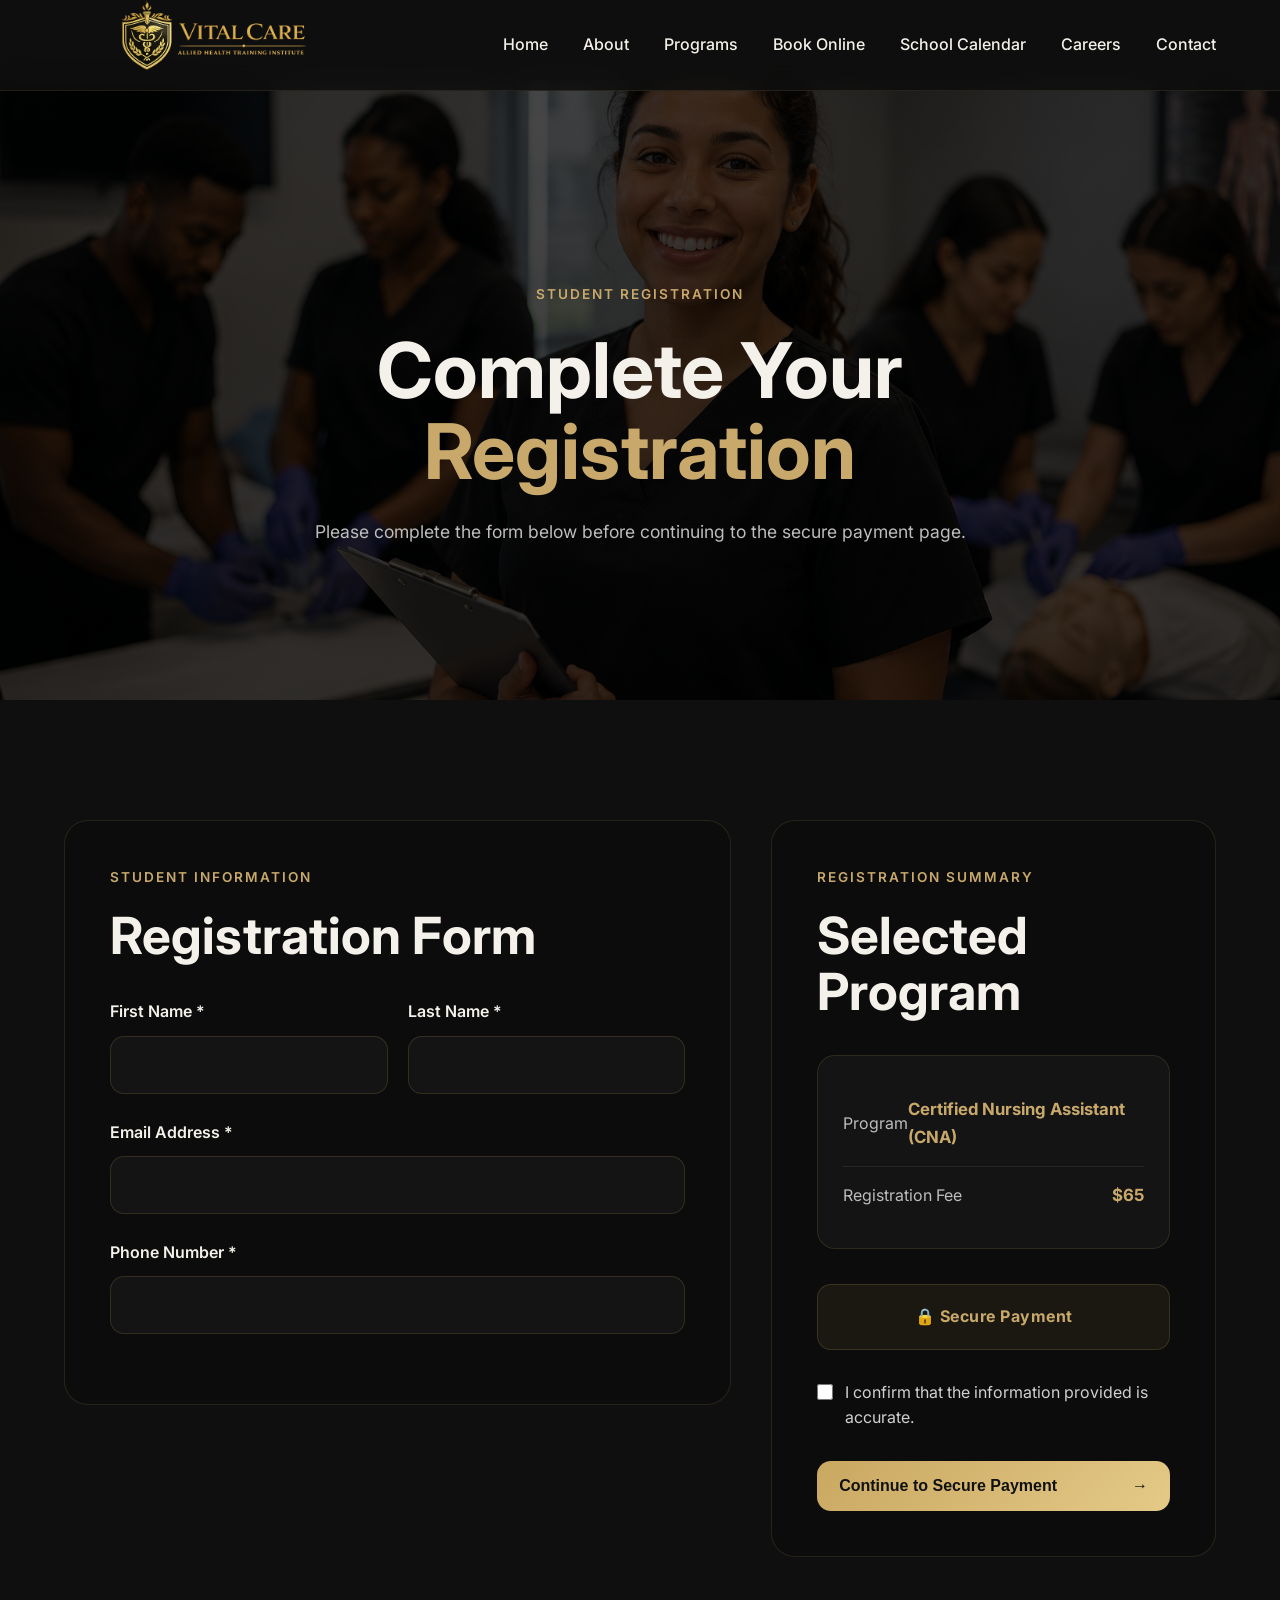
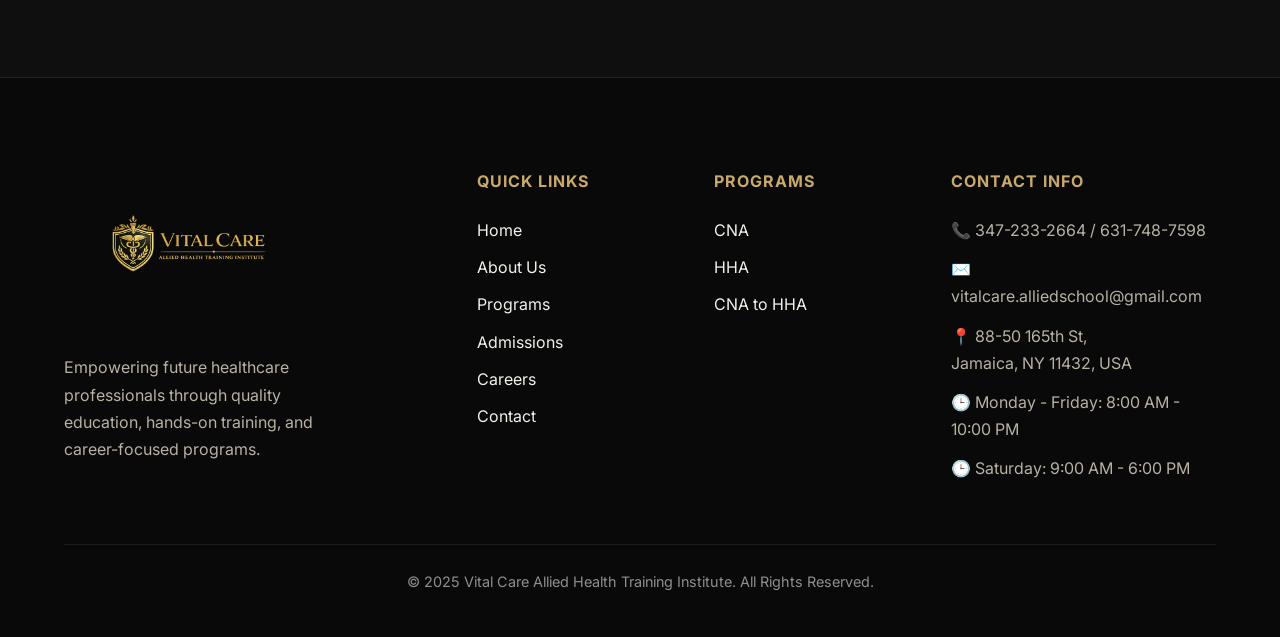
<file: registration.html>
<!DOCTYPE html>
<html lang="en">

<head>

    <meta charset="UTF-8">

    <meta name="viewport" content="width=device-width, initial-scale=1.0">

    <title>
        Student Registration | Vital Care Allied Health Training Institute
    </title>
    <link rel="icon" type="image/png" href="images/faviconvital.png">
<link rel="apple-touch-icon" href="images/faviconvital.png">

    <meta name="description"
        content="Complete your registration and continue to secure payment.">

    <link rel="stylesheet" href="css/style.css">

    <link rel="preconnect"
        href="https://fonts.googleapis.com">

    <link rel="preconnect"
        href="https://fonts.gstatic.com"
        crossorigin>

    <link href="https://fonts.googleapis.com/css2?family=Inter:wght@300;400;500;600;700;800;900&display=swap"
        rel="stylesheet">

</head>

<body>

    <div id="header"></div>

    <main>

        <!-- ===========================
             HERO
        ============================ -->

        <section class="apply-hero">

            <div class="container">

                <div class="apply-hero-content">

                    <span class="section-tag">
                        STUDENT REGISTRATION
                    </span>

                    <h1>
                        Complete Your
                        <span>Registration</span>
                    </h1>

                    <p>
                        Please complete the form below before continuing to the secure payment page.
                    </p>

                </div>

            </div>

        </section>

        <!-- ===========================
             REGISTRATION
        ============================ -->

        <section class="registration-section">

            <div class="container">

                <div class="registration-wrapper">

                    <!-- LEFT -->

                    <div class="registration-card">

                        <span class="section-tag">
                            STUDENT INFORMATION
                        </span>

                        <h2>
                            Registration Form
                        </h2>

                        <form id="registrationForm">

                            <div class="form-grid">

                                <div class="form-group">

                                    <label>
                                        First Name *
                                    </label>

                                    <input
                                        type="text"
                                        id="firstName"
                                        required>

                                </div>

                                <div class="form-group">

                                    <label>
                                        Last Name *
                                    </label>

                                    <input
                                        type="text"
                                        id="lastName"
                                        required>

                                </div>

                            </div>

                            <div class="form-group">

                                <label>
                                    Email Address *
                                </label>

                                <input
                                    type="email"
                                    id="email"
                                    required>

                            </div>

                            <div class="form-group">

                                <label>
                                    Phone Number *
                                </label>

                                <input
                                    type="tel"
                                    id="phone"
                                    required>

                            </div>

                        </form>

                    </div>

                    <!-- RIGHT -->

                    <div class="registration-summary">

                        <span class="section-tag">
                            REGISTRATION SUMMARY
                        </span>

                        <h2>
                            Selected Program
                        </h2>

                        <div class="summary-box">

                            <div class="summary-row">

                                <span>
                                    Program
                                </span>

                                <strong id="programName">
                                    Loading...
                                </strong>

                            </div>

                            <div class="summary-row">

                                <span>
                                    Registration Fee
                                </span>

                                <strong id="programPrice">
                                    --
                                </strong>

                            </div>

                        </div>

                        <div class="secure-box">

                            🔒 Secure Payment

                        </div>

                        <div class="confirmation-box">

                            <label class="checkbox">

                                <input
                                    type="checkbox"
                                    id="confirmInfo">

                                <span>
                                    I confirm that the information provided is accurate.
                                </span>

                            </label>

                        </div>

                        <button
                            id="continuePayment"
                            class="stripe-payment-btn">

                            Continue to Secure Payment

                            <span>→</span>

                        </button>

                    </div>

                </div>

            </div>

        </section>

    </main>

    <div id="footer"></div>

    <script src="js/script.js"></script>

</body>

</html>
</file>
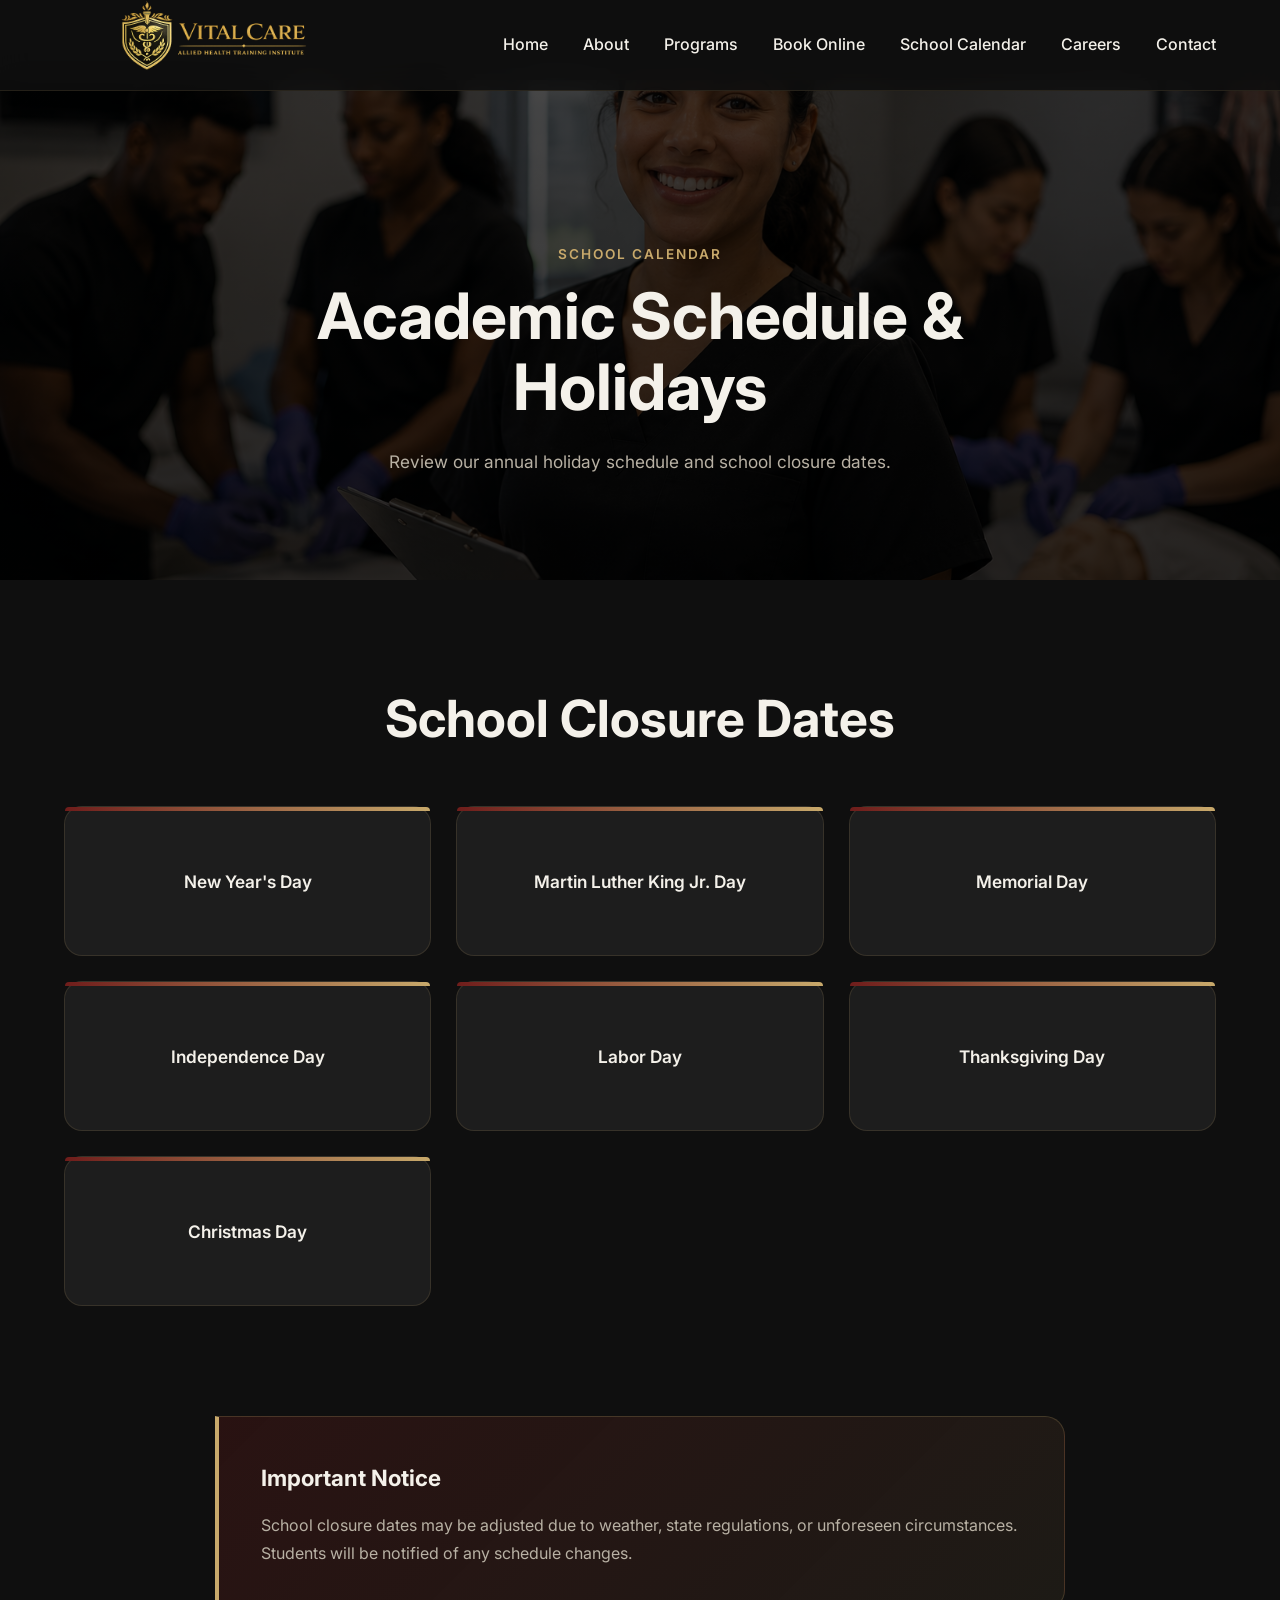
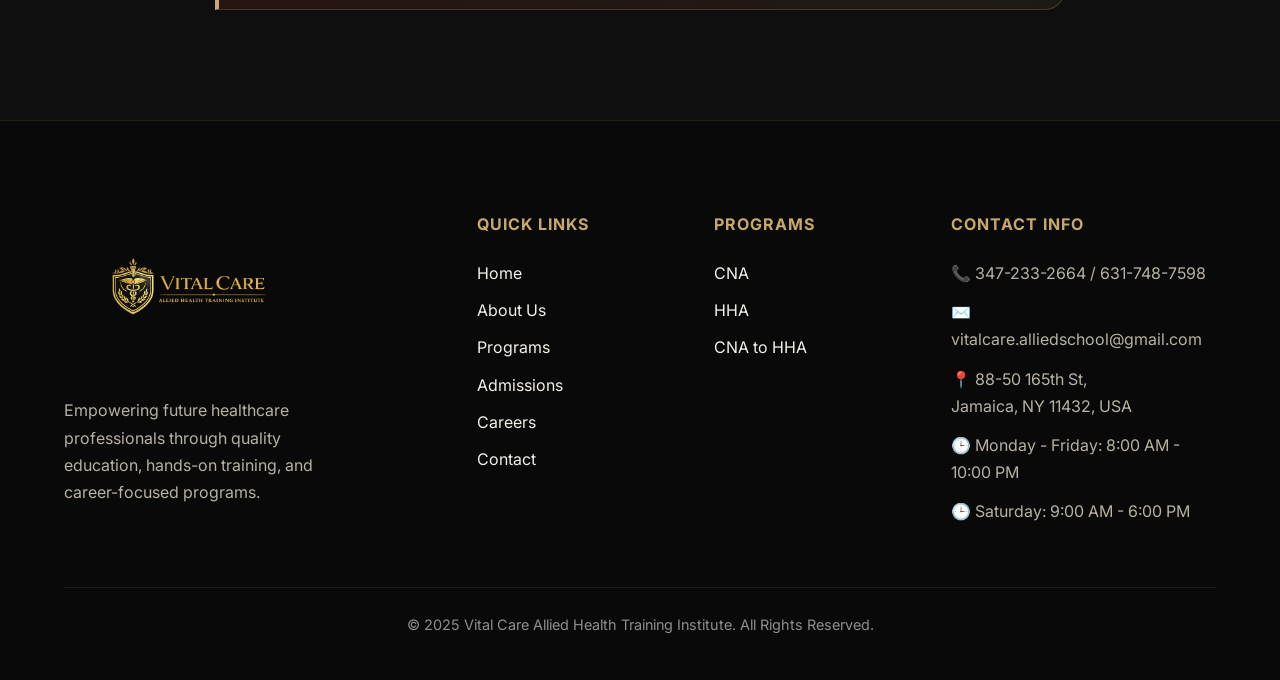
<file: school-calendar.html>
<!DOCTYPE html>
<html lang="en">

<head>

<meta charset="UTF-8">
<meta name="viewport" content="width=device-width, initial-scale=1.0">

<title>School Calendar | Vital Care Allied Health Training Institute</title>
    <link rel="icon" type="image/png" href="images/faviconvital.png">
<link rel="apple-touch-icon" href="images/faviconvital.png">

<meta name="description"
content="School calendar and holiday schedule for Vital Care Allied Health Training Institute.">

<link rel="stylesheet" href="css/style.css">

<link rel="preconnect" href="https://fonts.googleapis.com">
<link rel="preconnect" href="https://fonts.gstatic.com" crossorigin>

<link href="https://fonts.googleapis.com/css2?family=Inter:wght@300;400;500;600;700;800;900&display=swap"
rel="stylesheet">

</head>

<body>

<div id="header"></div>

<main>

    <!-- HERO -->

    <section class="calendar-hero">

        <div class="container">

            <span class="section-tag">
                SCHOOL CALENDAR
            </span>

            <h1>
                Academic Schedule & Holidays
            </h1>

            <p>
                Review our annual holiday schedule and school closure dates.
            </p>

        </div>

    </section>

    <!-- HOLIDAYS -->

    <section class="holiday-calendar">

        <div class="container">

            <h2>
                School Closure Dates
            </h2>

            <div class="holiday-grid">

                <div class="holiday-card">
                    New Year's Day
                </div>

                <div class="holiday-card">
                    Martin Luther King Jr. Day
                </div>

                <div class="holiday-card">
                    Memorial Day
                </div>

                <div class="holiday-card">
                    Independence Day
                </div>

                <div class="holiday-card">
                    Labor Day
                </div>

                <div class="holiday-card">
                    Thanksgiving Day
                </div>

                <div class="holiday-card">
                    Christmas Day
                </div>

            </div>

        </div>

    </section>

    <!-- NOTICE -->

    <section class="calendar-notice">

        <div class="container">

            <div class="notice-card">

                <h3>
                    Important Notice
                </h3>

                <p>
                    School closure dates may be adjusted due to weather,
                    state regulations, or unforeseen circumstances.
                    Students will be notified of any schedule changes.
                </p>

            </div>

        </div>

    </section>

</main>

<div id="footer"></div>

<script src="js/script.js"></script>

</body>
</html>
</file>
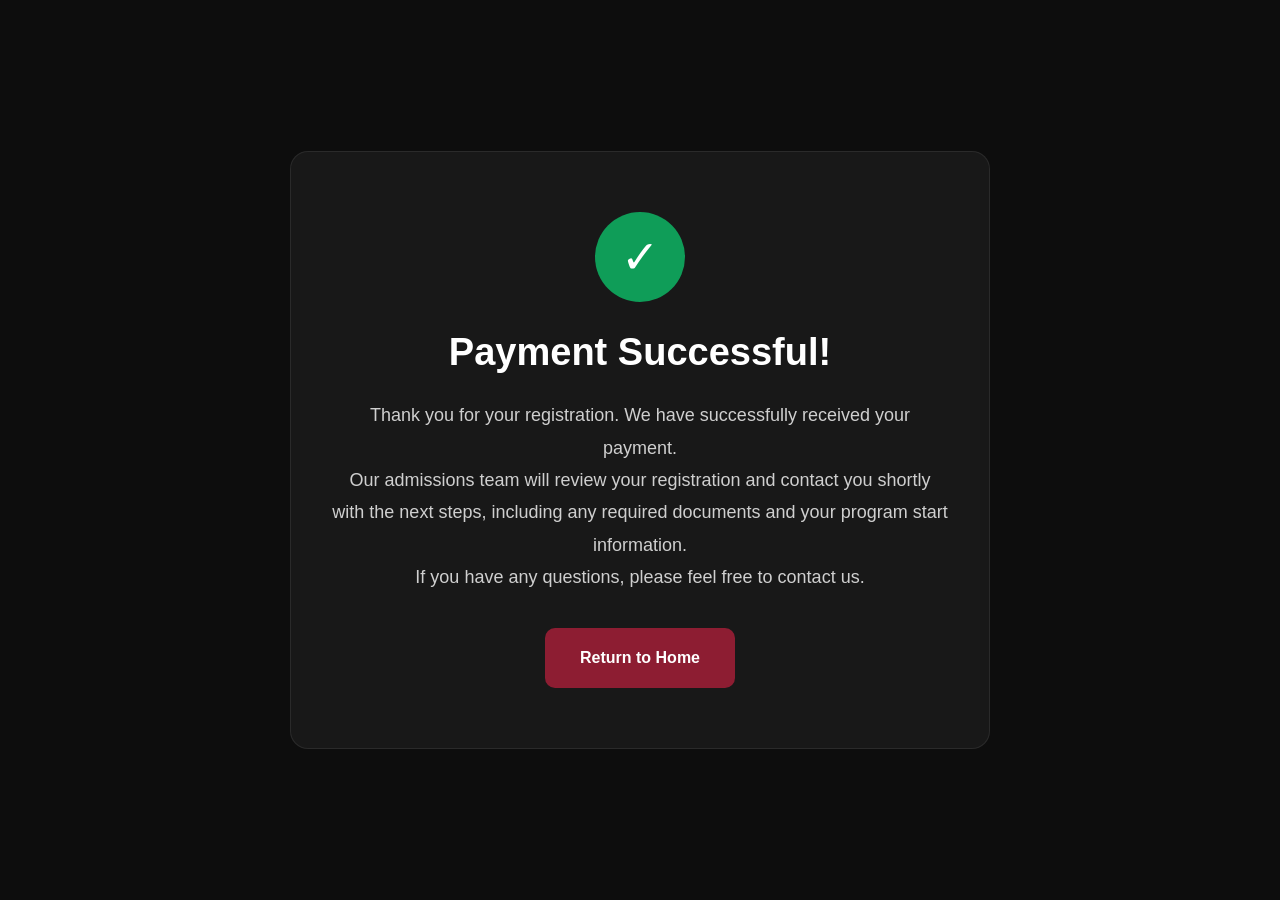
<file: success.html>
<!DOCTYPE html>
<html lang="en">

<head>

    <meta charset="UTF-8">

    <meta name="viewport" content="width=device-width, initial-scale=1.0">

    <title>Payment Successful | Vital Care Allied Health Training Institute</title>
    <link rel="icon" type="image/png" href="images/faviconvital.png">
<link rel="apple-touch-icon" href="images/faviconvital.png">

    <link rel="stylesheet" href="css/style.css">

    <style>

        body{

            margin:0;
            font-family:Arial,Helvetica,sans-serif;
            background:#0d0d0d;
            color:white;
            display:flex;
            justify-content:center;
            align-items:center;
            min-height:100vh;

        }

        .success-box{

            max-width:700px;
            width:90%;
            background:#181818;
            border:1px solid rgba(255,255,255,.08);
            border-radius:18px;
            padding:60px 40px;
            text-align:center;

        }

        .check{

            width:90px;
            height:90px;
            margin:auto;
            border-radius:50%;
            background:#0f9d58;
            display:flex;
            align-items:center;
            justify-content:center;
            font-size:46px;

        }

        h1{

            margin-top:30px;
            font-size:38px;

        }

        p{

            color:#cfcfcf;
            line-height:1.8;
            font-size:18px;

        }

        .btn{

            display:inline-block;
            margin-top:35px;
            padding:16px 35px;
            background:#8d1d32;
            color:white;
            text-decoration:none;
            border-radius:10px;
            font-weight:bold;
            transition:.3s;

        }

        .btn:hover{

            background:#a9233c;

        }

    </style>

</head>

<body>

<div class="success-box">

<div class="check">

✓

</div>

<h1>

Payment Successful!

</h1>

<p>

Thank you for your registration.

We have successfully received your payment.

</p>

<p>

Our admissions team will review your registration and contact you shortly with the next steps, including any required documents and your program start information.

</p>

<p>

If you have any questions, please feel free to contact us.

</p>

<a href="index.html" class="btn">

Return to Home

</a>

</div>

</body>

</html>
</file>
<file: css/style.css>
/* ===================================]
   RESET
=================================== */

*{
    margin:0;
    padding:0;
    box-sizing:border-box;
}

html{
    scroll-behavior:smooth;
}

body{
    font-family:'Inter',sans-serif;
    background:#0f0f0f;
    color:#f4f1ea;
    overflow-x:hidden;
    line-height:1.7;
}

img{
    max-width:100%;
    display:block;
}

a{
    text-decoration:none;
}

ul{
    list-style:none;
}

/* ===================================
   VARIABLES
=================================== */

:root{

    --bg:#0f0f0f;
    --bg-secondary:#171717;
    --card:#1d1d1d;

    --gold:#c8a96b;
    --gold-dark:#a88547;

    --burgundy:#6f1d1b;
    --burgundy-light:#8d2b27;

    --text:#f4f1ea;
    --text-muted:#b8b1a4;

    --border:rgba(200,169,107,.15);

}



/* ===================================
   CONTAINER
=================================== */

.container{
    width:90%;
    max-width:1300px;
    margin:auto;
}

/* ===================================
   TYPOGRAPHY
=================================== */

h1{
    font-size:clamp(2.8rem,5vw,4.8rem);
    line-height:1.1;
    font-weight:700;
    margin-bottom:25px;
}

h2{
    font-size:clamp(2rem,4vw,3.5rem);
    line-height:1.1;
    margin-bottom:20px;
}

h3{
    font-size:1.4rem;
    margin-bottom:15px;
}

p{
    color:var(--text-muted);
}

.section-tag{
    color:var(--gold);
    font-size:.85rem;
    letter-spacing:2px;
    text-transform:uppercase;
    font-weight:600;
    margin-bottom:15px;
    display:block;
}

.section-heading{
    text-align:center;
    margin-bottom:90px;
}

/* =========================
   HEADER
========================= */

.header{
    position:fixed;
    top:0;
    left:0;
    width:100%;
    z-index:1000;

    background:rgba(15,15,15,.85);
    backdrop-filter:blur(16px);

    border-bottom:1px solid rgba(200,169,107,.12);
}

.header .container{

    display:flex;
    justify-content:space-between;
    align-items:center;

    height:90px;

}

.logo img{
    height:200px;
    width:auto;
}

.footer-logo img{
    width:240px;
}

.navbar ul{

    display:flex;
    align-items:center;
    gap:35px;

}

.navbar a{

    color:#f4f1ea;
    font-weight:500;
    transition:.3s;

}

.navbar a:hover{
    color:#c8a96b;
}

.nav-book-online{

    background:linear-gradient(
        135deg,
        #6f1d1b,
        #8d2b27
    );

    color:white !important;

    padding:10px 18px;

    border-radius:8px;

    font-weight:600;

    box-shadow:0 8px 20px rgba(111,29,27,.25);

    transition:.3s;

}

.nav-book-online:hover{

    transform:translateY(-2px);

    box-shadow:0 12px 25px rgba(111,29,27,.35);

}

@media(max-width:992px){

    .navbar{
        display:none;
    }

}

/* ===================================
   BUTTONS
=================================== */

.btn-primary{
    display:inline-flex;
    align-items:center;
    justify-content:center;
    padding:16px 34px;
    border-radius:8px;
    background:linear-gradient(
        135deg,
        var(--burgundy),
        var(--burgundy-light)
    );
    color:white;
    font-weight:600;
    transition:.35s;
}

.btn-primary:hover{
    transform:translateY(-4px);
}

.btn-secondary{
    display:inline-flex;
    align-items:center;
    justify-content:center;
    padding:16px 34px;
    border:1px solid var(--gold);
    color:var(--gold);
    border-radius:8px;
    transition:.35s;
}

.btn-secondary:hover{
    background:var(--gold);
    color:black;
}


.hero{
    height:620px;
    padding-top:90px;


    background:
        linear-gradient(
            90deg,
            rgba(0,0,0,.92) 0%,
            rgba(0,0,0,.72) 36%,
            rgba(0,0,0,.30) 62%,
            rgba(0,0,0,.08) 100%
        ),
        url("../images/hero-healthcare.PNG");

    background-size:cover;
    background-position:center center;

    display:flex;
    align-items:center;
}

main{
    padding-top:80px;
}

.hero-content{
    width:90%;
    max-width:1300px;
    margin:auto;
}

.hero-text{
    max-width:560px;
    margin-top:-35px;
}

.hero-tag{
    display:block;
    color:var(--gold);
    font-size:.85rem;
    letter-spacing:2px;
    font-weight:700;
    text-transform:uppercase;
    margin-bottom:18px;
}

.hero h1{
    font-size:clamp(2.8rem,4.6vw,4.8rem);
    line-height:1.05;
    margin-bottom:24px;
}

.hero h1 span{
    color:var(--gold);
    display:block;
}

.hero p{
    max-width:560px;
    font-size:1.05rem;
    margin-bottom:34px;
}

.hero-buttons{
    display:flex;
    gap:18px;
    flex-wrap:wrap;
}


/* ===================================
   PAGE HERO
=================================== */

.page-hero{

    padding:280px 0 120px;

    text-align:center;

    background:
    linear-gradient(
        rgba(0,0,0,.75),
        rgba(0,0,0,.85)
    ),

    url('../images/hero-healthcare.PNG');

    background-size:cover;
    background-position:center;
}

.page-hero h1{
    max-width:900px;
    margin:auto;
}

.page-hero p{
    max-width:750px;
    margin:25px auto 0;
    font-size:1.1rem;
}

.page-hero span{
    color:var(--gold);
}

/* ===================================
   PROGRAMS
=================================== */

.programs{
    padding:120px 0;
}

/* ===========================
   PROGRAMS HEADER
=========================== */

.programs{
    padding:120px 0;
}

.programs-top{
    display:flex;
    justify-content:space-between;
    align-items:flex-start;
    gap:60px;
    margin-bottom:60px;
}

.programs-left{
    flex:1;
}

.programs-right{
    max-width:420px;
}

.programs-right p{
    color:var(--text-muted);
    font-size:1.05rem;
    line-height:1.8;
}

.programs-label{
    display:flex;
    align-items:center;
    gap:15px;
    margin-bottom:15px;
}

.programs-label span{
    color:var(--gold);
    font-size:.9rem;
    font-weight:700;
    letter-spacing:2px;
    text-transform:uppercase;
    white-space:nowrap;
}

.programs-label .line{
    width:120px;
    height:1px;
    background:var(--gold);
    opacity:.6;
}

.programs-left h2{
    font-size:clamp(2.2rem,4vw,3.8rem);
    font-family:Georgia, serif;
    font-weight:400;
    margin-bottom:0;
}

.program-grid{

    display:grid;
    grid-template-columns:repeat(3,1fr);
    gap:30px;

}

.program-card{
    position:relative;
    text-align:left;
}
.program-card{
    text-align:center;
}
.program-icon{
    margin:0 auto 20px;
}
.program-card h3,
.program-card h2,
.program-card p{
    text-align:center;
}

.program-number{
    position:absolute;
    top:20px;
    left:20px;

    width:48px;
    height:48px;

    display:flex;
    align-items:center;
    justify-content:center;

    background:#8d2b27;
    color:white;

    font-weight:700;

    border-radius:6px;
}

.program-card{

    background:var(--card);

    border:1px solid var(--border);

    border-radius:20px;

    overflow:hidden;

    transition:.35s;

}

.program-card:hover{

    transform:translateY(-10px);

    border-color:var(--gold);

}

.program-icon{

    font-size:3rem;

    padding:30px;

    color:var(--gold);

}

.program-card h2{
    font-size:1.6rem;
    padding:0 30px;
}

.program-card p{
    padding:0 30px;
}

.program-card ul{
    padding:25px 30px;
}

.program-card li{
    padding:10px 0;
    color:var(--text);
}

.program-card .btn-primary{
    margin:0 30px 30px;
}
.learn-more{
    display:inline-flex;
    align-items:center;
    gap:8px;

    margin-top:25px;

    color:var(--gold);
    font-weight:600;
    font-size:.95rem;
    text-transform:uppercase;
    letter-spacing:1px;

    transition:.3s;
}

.learn-more:hover{
    color:#fff;
    transform:translateX(5px);
}
.program-content{
    padding:30px;
}

.program-content p{
    margin-bottom:20px;
}

.learn-more{
    display:inline-block;

    margin-top:20px;

    color:var(--gold);
    text-decoration:none;

    font-weight:600;
    letter-spacing:1px;
    text-transform:uppercase;

    transition:.3s;
}

.learn-more:visited{
    color:var(--gold);
}

.learn-more:hover{
    color:#fff;
}

.program-card{
    text-align:left;
}

.program-card .learn-more{
    display:block;
    text-align:left;
}

@media(max-width:992px){

    .programs-top{
        flex-direction:column;
        gap:25px;
    }

    .programs-right{
        max-width:100%;
    }

}
/* ===================================
   WHY CHOOSE
=================================== */

.why-us{

    background:
    linear-gradient(
        90deg,
        #5d1616 0%,
        #6f1d1b 40%,
        #581514 100%
    );

    padding:70px 0;
}

.why-wrapper{

    display:grid;
    grid-template-columns:1.4fr repeat(5,1fr);
    gap:35px;
    align-items:flex-start;
}

.why-intro h2{

    font-size:3rem;
    line-height:1.1;
    margin:0;
    color:white;
}

.why-intro span{
    color:var(--gold);
}

.why-item{
    text-align:left;
}

.why-icon{

    font-size:2rem;
    color:var(--gold);

    margin-bottom:18px;
}

.why-item h3{

    font-size:1.2rem;
    color:white;

    margin-bottom:12px;
}

.why-item p{

    font-size:.95rem;
    line-height:1.7;
    color:rgba(255,255,255,.82);
}
.why-icon{
    margin-bottom:18px;
}

.why-icon img{
    width:34px;
    height:34px;
    object-fit:contain;
    opacity:.95;
}


@media(max-width:992px){

    .why-wrapper{

        grid-template-columns:1fr;
        gap:30px;
    }

    .why-intro{
        text-align:center;
    }

}
/* ===================================
   CAREERS
=================================== */

.about-section{

    background:#0f0f0f;

    padding:0;

    border-top:1px solid rgba(255,255,255,.05);
}

.about-grid{

    display:grid;
    grid-template-columns:1fr 1.5fr 1fr;

    align-items:stretch;
}

.about-content{

    padding:80px 50px;
}

.about-content h2{

    font-size:3.2rem;
    line-height:1.05;

    margin-bottom:25px;
}

.about-content p{

    margin-bottom:35px;

    color:var(--text-muted);
}

.about-image img{

    width:100%;
    height:100%;

    object-fit:cover;
}

.about-stats{

    padding:60px 40px;

    display:flex;
    flex-direction:column;
    justify-content:center;
}

.stat-item{

    padding:35px 0;

    border-bottom:1px solid rgba(255,255,255,.12);
}

.stat-item:last-child{
    border-bottom:none;
}

.stat-number{

    font-size:3rem;

    color:var(--gold);

    font-weight:700;

    margin-bottom:8px;
}

.stat-text{

    color:#f4f1ea;

    font-size:1rem;
}

.about-map{
    width:100%;
    height:100%;
    min-height:500px;
    overflow:hidden;
    background:#171717;
}

.about-map iframe{
    width:100%;
    height:100%;
    min-height:500px;
    border:0;
    display:block;
}

@media(max-width:992px){

    .about-map{
        min-height:380px;
        margin-top:30px;
        margin-bottom:30px;
    }

    .about-map iframe{
        min-height:380px;
    }

}

@media(max-width:992px){

    .about-grid{
        grid-template-columns:1fr;
    }

    .about-image{
        height:350px;
    }

}
/* ===================================
   CTA
=================================== */

.about-btn{

    display:inline-flex;

    align-items:center;

    gap:12px;

    padding:16px 30px;

    border:1px solid var(--gold);

    color:var(--gold);

    font-weight:600;

    transition:.35s;
}

.about-btn span{

    transition:.35s;
}

.about-btn:hover{

    background:rgba(200,169,107,.08);
}

.about-btn:hover span{

    transform:translateX(8px);
}

.journey-banner{

    background:
    linear-gradient(
        rgba(0,0,0,.65),
        rgba(0,0,0,.65)
    ),
    url("../images/journey-bg.PNG");

    background-size:cover;
    background-position:center;

    padding:55px 80px;
}

.journey-content{

    display:flex;

    justify-content:space-between;

    align-items:center;

    gap:50px;
}

.journey-content h2{

    margin:0;

    font-size:3rem;

    line-height:1.1;

    max-width:500px;
}

.journey-content h2 span{
    color:var(--gold);
}

.journey-content p{

    max-width:420px;

    margin:0;
}

/* ==========================
   READY TO START CTA
========================== */

/* ===================================
   READY TO START CTA
=================================== */

.journey-banner{

    background:
    linear-gradient(
        rgba(0,0,0,.55),
        rgba(0,0,0,.55)
    ),
    url("../images/journey-bg.PNG");

    background-size:cover;
    background-position:center;

    padding:50px 70px;

    border-top:1px solid rgba(255,255,255,.08);
}

.journey-content{

    display:grid;
    grid-template-columns:1.3fr 1fr auto;

    align-items:center;

    gap:40px;
}

.journey-left h2{

    font-size:3rem;

    line-height:1.1;

    margin:0;

    color:white;
}

.journey-left span{

    color:var(--gold);
}

.journey-center p{

    color:#f4f1ea;

    font-size:1rem;

    line-height:1.8;

    margin:0;
}

.journey-btn{

    display:inline-flex;

    align-items:center;

    gap:12px;

    padding:18px 36px;

    border:1px solid var(--gold);

    color:var(--gold);

    font-weight:600;

    transition:.35s;
}

.journey-btn span{

    transition:.35s;
}

.journey-btn:hover span{

    transform:translateX(8px);
}

.journey-btn:hover{

    background:rgba(200,169,107,.10);
}

.stat-number{
    font-size:4rem;
    font-weight:800;
    color:var(--gold);
}

@media(max-width:992px){

    .journey-content{

        grid-template-columns:1fr;

        text-align:center;

        gap:25px;
    }

    .journey-left h2{

        font-size:2.2rem;
    }
}
/* ===================================
   FOOTER
=================================== */

.footer{
    background:#090909;
    border-top:1px solid rgba(200,169,107,.15);
    padding:90px 0 30px;
}

.footer-grid{
    display:grid;
    grid-template-columns:2fr 1fr 1fr 1.5fr;
    gap:60px;
}

.footer-logo img{
    width:250px;
    margin-bottom:20px;
}

.footer-brand p{
    color:#b8b1a4;
    max-width:280px;
}

.footer h4{
    color:#c8a96b;
    margin-bottom:22px;
    font-size:1rem;
    text-transform:uppercase;
    letter-spacing:1px;
}

.footer a{
    display:block;
    color:#f4f1ea;
    margin-bottom:10px;
    transition:.3s;
}

.footer a:hover{
    color:#c8a96b;
}

.footer p{
    color:#b8b1a4;
    margin-bottom:12px;
}

.footer-bottom{
    margin-top:50px;
    padding-top:25px;
    border-top:1px solid rgba(255,255,255,.08);
    text-align:center;
}

.footer-bottom p{
    color:#8f8f8f;
    font-size:.9rem;
}





@media(max-width:992px){

    .footer-grid{
        grid-template-columns:1fr;
        gap:40px;
    }

}


.menu-toggle{
    display:none;
    font-size:2rem;
    color:var(--gold);
    cursor:pointer;
}

.mobile-menu{
    position:absolute;
    top:90px;
    left:0;
    width:100%;

    background:#0f0f0f;

    display:none;
    flex-direction:column;

    padding:30px;

    border-top:1px solid rgba(200,169,107,.15);
}

.mobile-menu a{
    color:white;
    padding:15px 0;
    border-bottom:1px solid rgba(255,255,255,.05);
}

.mobile-apply{
    margin-top:20px;
    text-align:center;
    border:1px solid var(--gold);
    color:var(--gold) !important;
    padding:15px;
}

.mobile-menu.active{
    display:flex;
}

/* ===================================
   ABOUT STORY
=================================== */

.about-story{
    padding:120px 0;
    background:#0f0f0f;
}

.story-grid{
    display:grid;
    grid-template-columns:1.1fr 1fr;
    gap:70px;
    align-items:center;
}

.story-image img{
    width:100%;
    border-radius:20px;
    border:1px solid var(--border);
}

.story-content h2{
    margin-bottom:25px;
}

.story-content p{
    margin-bottom:20px;
}

/* ===================================
   LEADERSHIP
=================================== */

.leadership{
    padding:120px 0;
    background:#131313;
}

.leader-grid{
    display:grid;
    grid-template-columns:repeat(2,1fr);
    gap:35px;
}

.leader-card{

    background:var(--card);

    border:1px solid var(--border);

    border-radius:20px;

    overflow:hidden;

    transition:.35s;
}

.leader-card:hover{

    transform:translateY(-8px);

    border-color:var(--gold);
}

.leader-card img{

    width:100%;
    height:420px;

    object-fit:cover;
}

.leader-card h3{

    padding:30px 30px 15px;

    color:white;
}

.leader-card p{

    padding:0 30px;
    margin-bottom:18px;
}

.leader-card p:last-child{
    padding-bottom:30px;
}

/* ===================================
   WHAT MAKES US DIFFERENT
=================================== */

.difference-section{
    padding:120px 0;
    background:#0f0f0f;
}

.difference-grid{
    display:grid;
    grid-template-columns:repeat(4,1fr);
    gap:25px;
}

.difference-card{

    background:var(--card);

    border:1px solid var(--border);

    border-radius:20px;

    padding:35px;

    transition:.35s;
}

.difference-card:hover{

    transform:translateY(-8px);

    border-color:var(--gold);
}

.difference-number{

    width:55px;
    height:55px;

    display:flex;
    align-items:center;
    justify-content:center;

    background:var(--burgundy);

    color:white;

    border-radius:8px;

    font-weight:700;

    margin-bottom:25px;
}

.difference-card h3{

    color:white;

    margin-bottom:15px;
}

/* ===================================
   MISSION VISION
=================================== */

.mission-vision{
    padding:120px 0;
    background:#131313;
}

.mission-grid{
    display:grid;
    grid-template-columns:repeat(2,1fr);
    gap:35px;
}

.mission-card{

    background:var(--card);

    border:1px solid var(--border);

    border-radius:20px;

    padding:45px;
}

.mission-card h3{

    color:white;

    margin-bottom:18px;
}

/* ===================================
   ABOUT PAGE MOBILE
=================================== */

@media(max-width:992px){

    .story-grid{
        grid-template-columns:1fr;
    }

    .leader-grid{
        grid-template-columns:1fr;
    }

    .difference-grid{
        grid-template-columns:1fr;
    }

    .mission-grid{
        grid-template-columns:1fr;
    }

    .story-content,
    .section-heading{
        text-align:center;
    }

    .leader-card img{
        height:320px;
    }

}

@media(max-width:992px){

    .navbar{
        display:none;
    }

    .desktop-btn{
        display:none;
    }

    .menu-toggle{
        display:block;
    }

    .logo img{
        height:120px;
    }

}

/* =========================
   PROGRAMS HERO
========================= */

.programs-hero{
    min-height:70vh;

    display:flex;
    align-items:center;

    padding:140px 0 100px;

    background:
    linear-gradient(
        rgba(0,0,0,.75),
        rgba(0,0,0,.75)
    ),
    url("../images/hero-healthcare.PNG");

    background-size:cover;
    background-position:center;
}

.programs-hero-content{
    max-width:700px;
}

.programs-hero .hero-tag{
    display:inline-block;

    color:#d4af37;

    letter-spacing:3px;

    font-size:.85rem;

    font-weight:600;

    margin-bottom:20px;
}

.programs-hero h1{
    font-size:4rem;
    line-height:1.1;

    color:white;

    margin-bottom:25px;
}

.programs-hero h1 span{
    color:#d4af37;
}

.programs-hero p{
    font-size:1.1rem;

    line-height:1.8;

    color:#d0d0d0;

    max-width:600px;

    margin-bottom:35px;
}

.programs-hero .hero-buttons{
    display:flex;
    gap:15px;
}

@media(max-width:768px){

    .programs-hero{
        min-height:60vh;
        padding:120px 0 80px;
    }

    .programs-hero h1{
        font-size:2.6rem;
    }

    .programs-hero p{
        font-size:1rem;
    }

    .programs-hero .hero-buttons{
        flex-direction:column;
    }

}

/* =========================
PROGRAM OVERVIEW
========================= */

.program-overview{
    padding:120px 0;
}

.section-header{
    text-align:center;
    max-width:800px;
    margin:0 auto 70px;
}

.section-header h2{
    font-size:3rem;
    margin:15px 0;
}

.section-header p{
    color:#a0a0a0;
    line-height:1.8;
}

.program-cards{
    display:grid;
    grid-template-columns:repeat(3,1fr);
    gap:30px;
}

.program-card{
    background:#0f0f0f;

    border:1px solid rgba(212,175,55,.2);

    border-radius:24px;

    overflow:hidden;

    transition:.3s;
}

.program-card:hover{
    transform:translateY(-10px);

    border-color:#d4af37;
}

.program-card img{
    width:100%;
    height:260px;
    object-fit:cover;
}

.program-card-content{
    padding:30px;
}

.program-badge{
    color:#d4af37;
    font-size:.8rem;
    letter-spacing:2px;
    font-weight:600;
}

.program-card h3{
    margin:15px 0;
    font-size:1.6rem;
}

.program-card p{
    color:#bdbdbd;
    line-height:1.8;
}

.program-card ul{
    margin:25px 0;
    padding-left:18px;
}

.program-card ul li{
    margin-bottom:10px;
    color:#d4af37;
}

.program-btn{
    display:inline-block;

    color:#d4af37;

    text-decoration:none;

    font-weight:600;
}

@media(max-width:991px){

    .program-cards{
        grid-template-columns:1fr;
    }

}

/* =========================
   PROGRAM DETAIL
========================= */

.program-detail{
    padding:120px 0;
    background:#131313;
}

.program-detail-grid{
    display:grid;
    grid-template-columns:1fr 1fr;
    gap:60px;
    align-items:center;
}

.program-detail-image img{
    width:100%;
    border-radius:24px;
}

.program-detail-content h2{
    margin:15px 0 25px;
}

.program-info-grid{
    display:grid;
    grid-template-columns:repeat(3,1fr);
    gap:20px;
    margin:40px 0;
}

.info-box{
    background:#1a1a1a;
    border:1px solid rgba(212,175,55,.15);
    border-radius:16px;
    padding:25px;
    text-align:center;
}

.info-box h4{
    color:#d4af37;
    margin-bottom:10px;
}

.pricing-card{
    margin:40px 0;

    background:#171717;

    border:1px solid rgba(212,175,55,.15);

    border-radius:20px;

    padding:30px;
}

.pricing-card h3{
    margin-bottom:25px;
}

.fee-row{
    display:flex;
    justify-content:space-between;
    padding:12px 0;

    border-bottom:1px solid rgba(255,255,255,.08);
}

.fee-row.total{
    border:none;
    padding-top:20px;

    color:#d4af37;

    font-size:1.15rem;
}

.curriculum-section{
    margin-top:80px;
}

.curriculum-section h3{
    text-align:center;
    margin-bottom:40px;
}

.curriculum-grid{
    display:grid;
    grid-template-columns:repeat(2,1fr);
    gap:20px;
}

.curriculum-item{
    background:#171717;

    border:1px solid rgba(212,175,55,.15);

    border-radius:16px;

    padding:22px;
}

.admission-box{
    margin-top:60px;

    background:#171717;

    border-left:4px solid #d4af37;

    padding:35px;

    border-radius:0 16px 16px 0;
}
.alternate .program-detail-grid{

    grid-template-columns:1fr 1fr;

}



@media(max-width:992px){

    .program-detail-grid{
        grid-template-columns:1fr;
    }

    .program-info-grid{
        grid-template-columns:1fr;
    }

    .curriculum-grid{
        grid-template-columns:1fr;
    }

   
}

/* ===================================
   CNA TO HHA TRANSITION
=================================== */

.transition-detail{
    background:#0f0f0f;
}

.transition-detail .program-detail-image img{
    min-height:620px;
    object-fit:cover;
}

.transition-detail .curriculum-section{
    margin-top:90px;
}

.transition-detail .curriculum-section .section-tag{
    text-align:center;
}

.transition-detail .admission-box{
    border-left-color:var(--burgundy-light);
}
/* ===================================
   PROGRAM BENEFITS
=================================== */

.program-benefits{

    padding:120px 0;

    background:
    linear-gradient(
        135deg,
        #5d1616,
        #6f1d1b
    );

}

.benefits-grid{

    display:grid;

    grid-template-columns:repeat(4,1fr);

    gap:30px;

}

.benefit-card{
    background:transparent;
    border:none;
    border-radius:0;
    padding:20px;
    text-align:center;
}

.benefit-card:hover{
    transform:none;
}

.benefit-icon{

    margin-bottom:20px;

}

.benefit-icon img{

    width:40px;
    height:40px;

}

.benefit-card h3{

    color:white;

    margin-bottom:15px;

}

.benefit-card p{

    color:rgba(255,255,255,.82);

}

.program-benefits .benefit-icon img{
    width:70px !important;
    height:70px !important;
    object-fit:contain;
}
.program-benefits .benefit-card{
    overflow:hidden;
}

@media(max-width:992px){

    .benefits-grid{

        grid-template-columns:1fr;
    }

}

.program-status{

    display:inline-block;

    padding:8px 14px;

    border-radius:30px;

    background:rgba(200,169,107,.12);

    color:var(--gold);

    font-size:.85rem;

    margin-bottom:20px;

}

@media(max-width:992px){

    .program-detail-grid{
        display:flex !important;
        flex-direction:column !important;
    }

    .program-detail-image{
        width:100%;
        margin-bottom:30px;
    }

    .program-detail-content{
        width:100%;
    }

    .program-detail-image img{
        width:100%;
        height:280px;
        object-fit:cover;
    }

}
/* ===================================
   CONTACT PAGE
=================================== */

.contact-hero{
    min-height:520px;

    display:flex;
    align-items:center;
    text-align:center;

    padding:150px 0 90px;

    background:
        linear-gradient(
            rgba(0,0,0,.72),
            rgba(0,0,0,.82)
        ),
        url("../images/hero-healthcare.PNG");

    background-size:cover;
    background-position:center;
    background-repeat:no-repeat;
}

.contact-hero .container{
    max-width:850px;
}

.contact-hero h1{
    margin:15px 0 25px;
    color:var(--text);
}

.contact-hero p{
    max-width:700px;
    margin:0 auto;
    font-size:1.08rem;
    color:var(--text-muted);
}


/* CONTACT CARDS */

.application-support{
    padding:110px 0;
    background:var(--bg);
}

.application-support-grid{
    display:grid;
    grid-template-columns:repeat(3,1fr);
    gap:30px;
}

.support-card{
    min-height:310px;

    display:flex;
    flex-direction:column;
    align-items:flex-start;

    padding:38px;

    background:var(--card);

    border:1px solid var(--border);
    border-radius:20px;

    transition:.35s;
}

.support-card:hover{
    transform:translateY(-8px);
    border-color:var(--gold);
}


.support-icon img{
    width:150px;
    height:150px;
}



.support-card h3{
    color:var(--text);
    margin-bottom:14px;
}

.support-card p{
    margin-bottom:22px;
    color:var(--text-muted);
}

.support-card a{
    display:inline-flex;
    align-items:center;
    gap:10px;

    margin-top:auto;

    color:var(--gold);
    font-weight:600;

    transition:.3s;
}

.support-card a:hover{
    color:var(--text);
}

.support-card a span{
    transition:.3s;
}

.support-card a:hover span{
    transform:translateX(6px);
}


/* OFFICE HOURS */

.office-hours{
    padding:100px 0;
    background:var(--bg-secondary);
}

.office-hours h2{
    text-align:center;
    margin-bottom:45px;
}

.hours-card{
    max-width:760px;
    margin:0 auto;

    padding:42px;

    background:var(--card);

    border:1px solid var(--border);
    border-radius:20px;
}

.hours-card p{
    display:flex;
    justify-content:space-between;
    gap:25px;

    padding:18px 0;
    margin:0;

    border-bottom:1px solid rgba(255,255,255,.08);

    color:var(--text-muted);
}

.hours-card p:last-child{
    border-bottom:none;
}

.hours-card strong{
    color:var(--gold);
}


/* CONTACT MAP */

.contact-map{
    padding:100px 0;
    background:var(--bg);
}

.contact-map iframe{
    width:100%;
    min-height:520px;

    display:block;

    border:0;
    border-radius:22px;

    box-shadow:0 20px 60px rgba(0,0,0,.35);
}


/* ===================================
   SCHOOL CALENDAR PAGE
=================================== */

.calendar-hero{
    min-height:500px;

    display:flex;
    align-items:center;
    text-align:center;

    padding:150px 0 90px;

    background:
        linear-gradient(
            rgba(0,0,0,.72),
            rgba(0,0,0,.82)
        ),
        url("../images/hero-healthcare.PNG");

    background-size:cover;
    background-position:center;
    background-repeat:no-repeat;
}

.calendar-hero .container{
    max-width:850px;
}

.calendar-hero h1{
    margin:15px 0 25px;
}

.calendar-hero p{
    max-width:650px;
    margin:0 auto;
    font-size:1.08rem;
}


/* HOLIDAY CALENDAR */

.holiday-calendar{
    padding:110px 0;
    background:var(--bg);
}

.holiday-calendar h2{
    text-align:center;
    margin-bottom:60px;
}

.holiday-grid{
    display:grid;
    grid-template-columns:repeat(3,1fr);
    gap:25px;
}

.holiday-card{
    position:relative;

    min-height:150px;

    display:flex;
    align-items:center;
    justify-content:center;

    padding:30px;

    text-align:center;

    background:var(--card);

    border:1px solid var(--border);
    border-radius:18px;

    color:var(--text);
    font-size:1.08rem;
    font-weight:600;

    transition:.35s;
}

.holiday-card::before{
    content:"";

    position:absolute;
    top:0;
    left:0;

    width:100%;
    height:4px;

    border-radius:18px 18px 0 0;

    background:linear-gradient(
        90deg,
        var(--burgundy),
        var(--gold)
    );
}

.holiday-card:hover{
    transform:translateY(-7px);
    border-color:var(--gold);
}


/* CALENDAR NOTICE */

.calendar-notice{
    padding:0 0 110px;
    background:var(--bg);
}

.notice-card{
    max-width:850px;
    margin:0 auto;

    padding:42px;

    background:linear-gradient(
        135deg,
        rgba(111,29,27,.28),
        rgba(200,169,107,.08)
    );

    border:1px solid rgba(200,169,107,.22);
    border-left:4px solid var(--gold);
    border-radius:0 20px 20px 0;
}

.notice-card h3{
    margin-bottom:15px;
    color:var(--text);
}

.notice-card p{
    margin:0;
    color:var(--text-muted);
}


/* ===================================
   CONTACT + CALENDAR TABLET
=================================== */

@media(max-width:992px){

    .application-support-grid{
        grid-template-columns:1fr;
    }

    .holiday-grid{
        grid-template-columns:1fr 1fr;
    }

    .contact-hero,
    .calendar-hero{
        min-height:430px;
        padding:130px 0 80px;
    }

}


/* ===================================
   CONTACT + CALENDAR MOBILE
=================================== */

@media(max-width:768px){

    .contact-hero,
    .calendar-hero{
        min-height:390px;
        padding:120px 0 65px;
    }

    .contact-hero h1,
    .calendar-hero h1{
        font-size:2.7rem;
    }

    .application-support,
    .office-hours,
    .contact-map,
    .holiday-calendar{
        padding:80px 0;
    }

    .support-card{
        min-height:auto;
        padding:30px;
    }

    .hours-card{
        padding:28px;
    }

    .hours-card p{
        flex-direction:column;
        gap:5px;
    }

    .contact-map iframe{
        min-height:380px;
        border-radius:16px;
    }

    .holiday-grid{
        grid-template-columns:1fr;
    }

    .holiday-card{
        min-height:120px;
    }

    .calendar-notice{
        padding:0 0 80px;
    }

    .notice-card{
        padding:30px;
    }

}


/* ===================================
   CAREERS BENEFITS
=================================== */


/* ===================================
   CAREERS HERO
=================================== */

.careers-hero{

    min-height:650px;

    display:flex;
    align-items:center;

    padding:140px 0 100px;

    background:
        linear-gradient(
            rgba(0,0,0,.75),
            rgba(0,0,0,.80)
        ),
        url("../images/hero-healthcare.PNG");

    background-size:cover;
    background-position:center center;
    background-repeat:no-repeat;
}

.careers-hero-content{

    max-width:750px;
}

.careers-hero h1{

    margin:20px 0;

    font-size:clamp(3rem,5vw,5rem);

    line-height:1.05;
}

.careers-hero h1 span{

    color:var(--gold);
}

.careers-hero p{

    max-width:650px;

    margin-bottom:35px;

    color:var(--text-muted);

    font-size:1.08rem;
}
/* ===================================
   CAREERS CTA
=================================== */

.career-cta{

    padding:100px 0;

    text-align:center;

    background:
        linear-gradient(
            rgba(0,0,0,.72),
            rgba(0,0,0,.72)
        ),
        url("../images/journey-bg.PNG");

    background-size:cover;
    background-position:center;
    background-repeat:no-repeat;
}

.career-cta h2{

    max-width:750px;

    margin:0 auto 20px;
}

.career-cta p{

    max-width:650px;

    margin:0 auto 35px;

    color:var(--text-muted);
}

.careers-benefits{
    padding:120px 0;
    background:#050505;
}

.benefits-grid{
    display:grid;
    grid-template-columns:repeat(3,1fr);
    gap:30px;
    margin-top:60px;
}

.benefit-card{
    background:#0b0b0b;
    border:1px solid rgba(201,169,110,.15);
    border-radius:24px;
    padding:40px 30px;
    text-align:center;
    transition:.35s;
}

.benefit-card:hover{
    transform:translateY(-8px);
    border-color:#c9a96e;
}

.benefit-card img{
    width:250px;
    height:150px;
    object-fit:contain;
    margin-bottom:25px;
}

.benefit-card h3{
    color:#fff;
    margin-bottom:15px;
}

.benefit-card p{
    color:#b7b7b7;
    line-height:1.7;
}


/* ===================================
   CAREER CONTACT
=================================== */

.career-contact{
    padding:120px 0;
    background:#090909;
}

.career-contact-card{
    background:#101010;
    border:1px solid rgba(201,169,110,.15);
    border-radius:30px;
    padding:70px;
    text-align:center;
}

.career-contact-card h2{
    margin:15px 0 20px;
}

.career-contact-card p{
    color:#b7b7b7;
}

.career-contact-grid{
    display:grid;
    grid-template-columns:repeat(3,1fr);
    gap:25px;
    margin-top:60px;
}

.career-contact-item{
    background:#151515;
    padding:30px;
    border-radius:20px;
}

.career-contact-item img{
    width:70px;
    height:70px;
    object-fit:contain;
    margin-bottom:20px;
}

.career-contact-item h3{
    margin-bottom:12px;
    color:#fff;
}

.career-contact-item p,
.career-contact-item a{
    color:#c9a96e;
    text-decoration:none;
}

.career-buttons{
    margin-top:50px;

    display:flex;
    justify-content:center;
    gap:20px;
    flex-wrap:wrap;
}


/* ===================================
   CAREERS CTA
=================================== */



.career-cta h2{
    max-width:700px;
    margin:0 auto 20px;
}

.career-cta p{
    max-width:650px;
    margin:0 auto 40px;
    color:#b7b7b7;
}


/* ===================================
   MOBILE
=================================== */

@media(max-width:992px){

    .benefits-grid,
    .career-contact-grid{
        grid-template-columns:1fr;
    }

    .career-contact-card{
        padding:40px;
    }

}

@media(max-width:768px){

    .careers-benefits,
    .career-contact,
    .career-cta{
        padding:80px 0;
    }

    .benefit-card,
    .career-contact-item{
        padding:25px;
    }

    .career-contact-card{
        padding:30px 25px;
    }

    .benefit-card img{
        width:150px;
        height:150px;
    }

    .career-contact-item img{
        width:60px;
        height:60px;
    }

}

/* =========================
   APPLY HERO
========================= */

.apply-hero{
    min-height:620px;
    padding:160px 0 110px;

    display:flex;
    align-items:center;

    text-align:center;

    background:
        linear-gradient(
            rgba(0,0,0,.72),
            rgba(0,0,0,.78)
        ),
        url("../images/hero-healthcare.PNG");

    background-size:cover;
    background-position:center;
    background-repeat:no-repeat;
}

.apply-hero-content{
    max-width:850px;
    margin:auto;
}

.apply-hero h1{
    font-size:clamp(3rem,6vw,5rem);
    line-height:1.05;
    margin:25px 0;
}

.apply-hero h1 span{
    color:var(--gold);
}

.apply-hero p{
    max-width:700px;
    margin:auto;
    color:#bdbdbd;
    font-size:1.1rem;
}
.enrollment-process{
    padding:100px 0;
}

.enrollment-grid{
    display:grid;
    grid-template-columns:repeat(4,1fr);
    gap:25px;
    margin-top:60px;
}

.enrollment-step{
    background:#0d0d0d;
    border:1px solid rgba(201,168,97,.15);
    border-radius:20px;
    padding:35px;
}

.step-number{
    color:var(--gold);
    font-size:2rem;
    font-weight:800;
    margin-bottom:20px;
}

.enrollment-step h3{
    margin-bottom:15px;
}

.enrollment-step p{
    color:#bdbdbd;
}
.payment-programs{
    padding:120px 0;
}

.payment-program-grid{
    display:grid;
    grid-template-columns:repeat(3,1fr);
    gap:35px;
    margin-top:60px;
}

.payment-program-card{
    background:#0c0c0c;
    border:1px solid rgba(201,168,97,.15);
    border-radius:24px;
    overflow:hidden;
    transition:.3s;
}

.payment-program-card:hover{
    transform:translateY(-10px);
}

.payment-program-image{
    position:relative;
}

.payment-program-image img{
    width:100%;
    height:260px;
    object-fit:cover;
}

.payment-program-number{
    position:absolute;
    top:20px;
    right:20px;
    width:55px;
    height:55px;
    background:rgba(0,0,0,.7);
    color:var(--gold);
    display:flex;
    align-items:center;
    justify-content:center;
    border-radius:50%;
    font-weight:700;
}

.payment-program-content{
    padding:30px;
}

.program-badge{
    color:var(--gold);
    font-size:.8rem;
    letter-spacing:2px;
}

.payment-program-content h3{
    margin:15px 0;
}

.payment-program-content p{
    color:#bdbdbd;
    margin-bottom:25px;
}

.payment-program-details{
    margin-bottom:25px;
}

.payment-detail-row{
    display:flex;
    justify-content:space-between;
    margin-bottom:12px;
    padding-bottom:12px;
    border-bottom:1px solid rgba(255,255,255,.06);
}

.fee-highlight{
    color:var(--gold);
    font-weight:700;
}
.stripe-payment-btn{
    display:flex;
    justify-content:space-between;
    align-items:center;
    padding:16px 22px;
    background:linear-gradient(
        135deg,
        #c9a861,
        #e4c987
    );
    color:#111;
    text-decoration:none;
    font-weight:700;
    border-radius:14px;
    transition:.3s;
}

.stripe-payment-btn:hover{
    transform:translateY(-3px);
}

.payment-notice-section{
    padding:120px 0;
}

.payment-notice{
    background:#0c0c0c;
    border:1px solid rgba(201,168,97,.15);
    border-radius:30px;
    padding:60px;
}

.payment-notice-content p{
    color:#bdbdbd;
    margin-top:20px;
}

.payment-notice-content a{
    color:var(--gold);
}
.application-support{
    padding:120px 0;
}

.application-support-grid{
    display:grid;
    grid-template-columns:repeat(3,1fr);
    gap:30px;
    margin-top:60px;
}

.support-card{
    background:#0c0c0c;
    border:1px solid rgba(201,168,97,.15);
    border-radius:20px;
    padding:35px;
}

.support-card h3{
    margin:20px 0;
}

.support-card p{
    color:#bdbdbd;
}

.support-card a{
    display:inline-block;
    margin-top:20px;
    color:var(--gold);
    text-decoration:none;
    font-weight:600;
}

.payment-notice-icon{
    margin-bottom:25px;
}

.payment-notice-icon img{
    width:80px;
    height:80px;
    object-fit:contain;
}


@media(max-width:992px){

    .payment-program-grid{
        grid-template-columns:1fr;
    }

    .enrollment-grid{
        grid-template-columns:1fr 1fr;
    }

    .application-support-grid{
        grid-template-columns:1fr;
    }

}

@media(max-width:768px){

    .enrollment-grid{
        grid-template-columns:1fr;
    }

    .payment-notice{
        padding:35px;
    }

    .apply-hero{
        padding:120px 0 80px;
    }

}


/* ===================================
   REGISTRATION PAGE
=================================== */

.registration-section{
    padding:120px 0;
}

.registration-wrapper{
    display:grid;
    grid-template-columns:1.35fr .9fr;
    gap:40px;
    align-items:start;
}

.registration-card,
.registration-summary{
    background:#0c0c0c;
    border:1px solid rgba(201,168,97,.15);
    border-radius:24px;
    padding:45px;
}

.registration-card h2,
.registration-summary h2{
    margin:18px 0 35px;
}

.form-grid{
    display:grid;
    grid-template-columns:1fr 1fr;
    gap:20px;
}

.form-group{
    margin-bottom:25px;
}

.form-group label{
    display:block;
    margin-bottom:10px;
    font-weight:600;
    color:#f4f1ea;
}

.form-group input{
    width:100%;
    height:58px;
    padding:0 18px;
    background:#141414;
    border:1px solid rgba(201,168,97,.18);
    border-radius:14px;
    color:#fff;
    font-size:1rem;
    transition:.25s;
    outline:none;
    font-family:inherit;
    box-sizing:border-box;
}

.form-group input:focus{
    border-color:var(--gold);
    box-shadow:0 0 0 3px rgba(201,168,97,.15);
}

.summary-box{
    margin:35px 0;
    background:#141414;
    border:1px solid rgba(201,168,97,.15);
    border-radius:18px;
    padding:25px;
}

.summary-row{
    display:flex;
    justify-content:space-between;
    align-items:center;
    padding:14px 0;
    border-bottom:1px solid rgba(255,255,255,.08);
}

.summary-row:last-child{
    border-bottom:none;
}

.summary-row span{
    color:#bdbdbd;
}

.summary-row strong{
    color:var(--gold);
    font-size:1.05rem;
}

.secure-box{
    margin:25px 0;
    background:rgba(201,168,97,.08);
    border:1px solid rgba(201,168,97,.18);
    border-radius:14px;
    padding:18px;
    text-align:center;
    color:var(--gold);
    font-weight:700;
    letter-spacing:.5px;
}

.confirmation-box{
    margin:30px 0;
}

.checkbox{
    display:flex;
    align-items:flex-start;
    gap:12px;
    cursor:pointer;
    color:#d0d0d0;
    line-height:1.6;
}

.checkbox input{
    width:18px;
    height:18px;
    margin-top:3px;
    accent-color:#c9a861;
}

#continuePayment{
    width:100%;
    border:none;
    cursor:pointer;
    font-size:1rem;
}

#continuePayment:disabled{
    opacity:.55;
    cursor:not-allowed;
}

@media(max-width:992px){

    .registration-wrapper{
        grid-template-columns:1fr;
    }

}

@media(max-width:768px){

    .registration-card,
    .registration-summary{
        padding:30px;
    }

    .form-grid{
        grid-template-columns:1fr;
    }

}


/* ===================================
   MOBILE
=================================== */

@media(max-width:992px){

    .program-grid{
        grid-template-columns:1fr;
    }

    .why-grid{
        grid-template-columns:1fr;
    }

    .career-grid{
        grid-template-columns:1fr;
    }

    
}

@media(max-width:768px){

    .page-hero{
        padding:130px 0 90px;
    }

    h1{
        font-size:2.8rem;
    }

}
</file>
